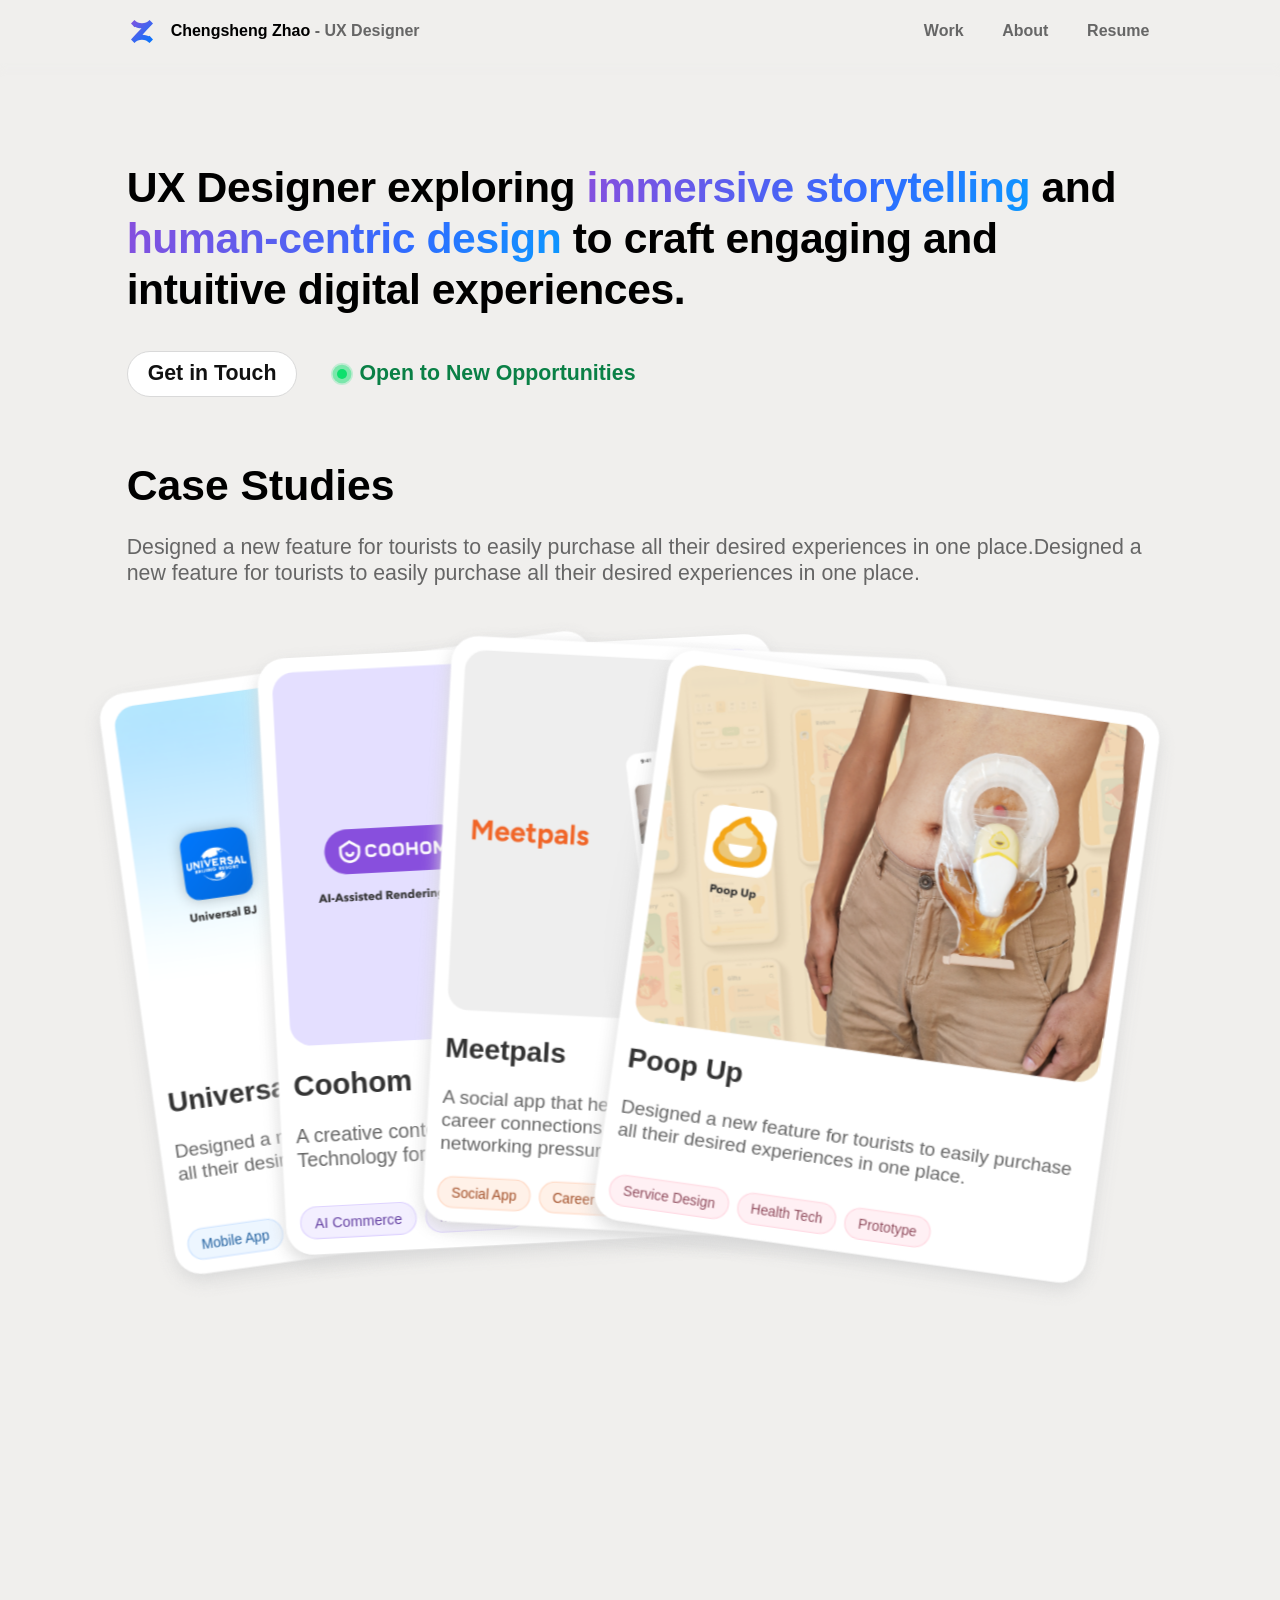
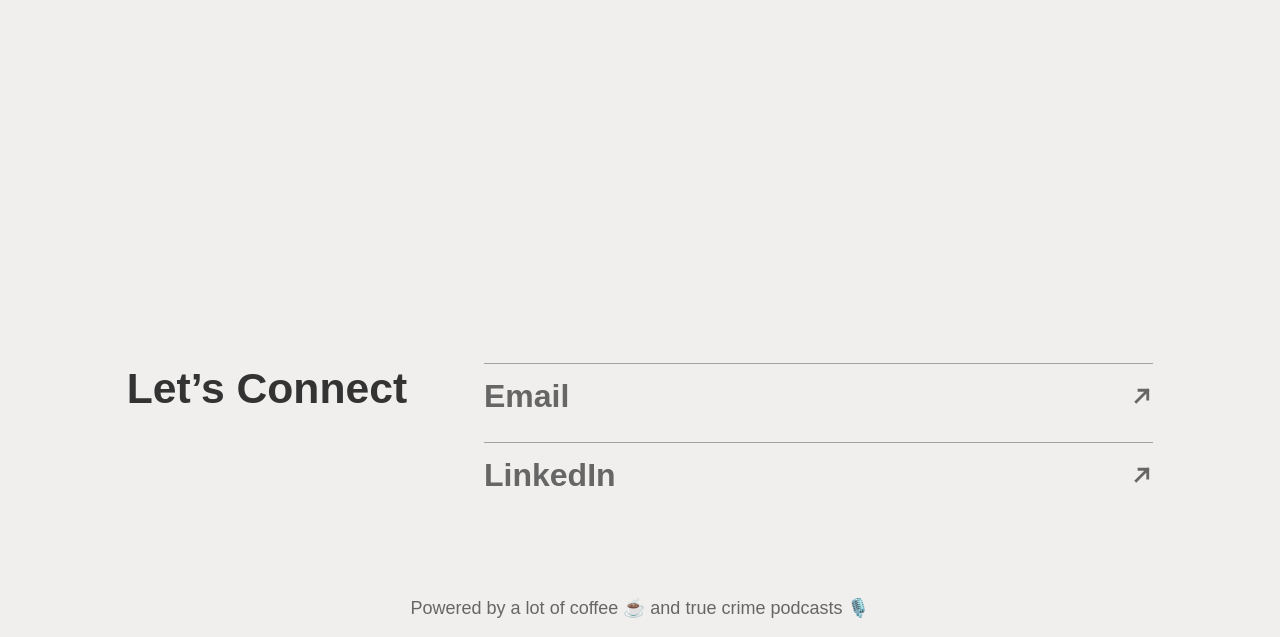
<file: index.html>
<!doctype html>
<html lang="en">
  <head>
    <meta charset="UTF-8" />
    <meta name="viewport" content="width=device-width, initial-scale=1.0" />
    <meta
      name="description"
      content="Chengsheng Zhao UX design portfolio homepage with selected case studies."
    />
    <title>Chengsheng Zhao | UX Designer</title>
    <link rel="stylesheet" href="./homepage.css" />
  </head>
  <body>
    <header class="home-nav">
      <a class="brand" href="./index.html" aria-label="Chengsheng Zhao homepage">
        <img src="./assets/nav-mark.svg" alt="" aria-hidden="true" />
        <span><b>Chengsheng Zhao</b> <em>- UX Designer</em></span>
      </a>
      <nav aria-label="Primary navigation">
        <a href="#work" aria-label="Work">
          <span class="nav-label">Work</span>
          <svg class="nav-icon" viewBox="0 0 24 24" aria-hidden="true">
            <path d="M16 6V4a2 2 0 0 0-2-2h-4a2 2 0 0 0-2 2v2" />
            <path d="M3 7a2 2 0 0 1 2-2h14a2 2 0 0 1 2 2v11a2 2 0 0 1-2 2H5a2 2 0 0 1-2-2Z" />
            <path d="M3 12h18" />
            <path d="M12 12v2" />
          </svg>
        </a>
        <a href="./about.html" aria-label="About">
          <span class="nav-label">About</span>
          <svg class="nav-icon" viewBox="0 0 24 24" aria-hidden="true">
            <circle cx="12" cy="8" r="5" />
            <path d="M20 21a8 8 0 0 0-16 0" />
          </svg>
        </a>
        <a href="https://drive.google.com/file/d/1ox3oCSII4UHzKFThOGGNk9xDK1VFZd1A/view?usp=sharing" target="_blank" rel="noreferrer" aria-label="Resume">
          <span class="nav-label">Resume</span>
          <svg class="nav-icon" viewBox="0 0 24 24" aria-hidden="true">
            <path d="M15 2H6a2 2 0 0 0-2 2v16a2 2 0 0 0 2 2h12a2 2 0 0 0 2-2V7Z" />
            <path d="M14 2v4a2 2 0 0 0 2 2h4" />
            <path d="M10 9H8" />
            <path d="M16 13H8" />
            <path d="M16 17H8" />
          </svg>
        </a>
      </nav>
    </header>

    <main class="home-shell">
      <section id="about" class="intro-section">
        <h1>
          UX Designer exploring
          <span>immersive storytelling</span>
          <wbr />
          <br class="mobile-title-break" />
          and
          <br class="mobile-title-break" />
          <span>human-centric design</span>
          <wbr />
          <br class="mobile-title-break" />
          to craft engaging and
          <br class="mobile-title-break" />
          intuitive digital
          <br class="mobile-title-break" />
          experiences.
        </h1>
        <div class="intro-actions">
          <a class="touch-button" href="mailto:shanezhao.studio@gmail.com">Get in Touch</a>
          <p class="availability"><i aria-hidden="true"></i>Open to New Opportunities</p>
        </div>
      </section>

      <section id="work" class="case-section">
        <div class="section-copy">
          <h2>Case Studies</h2>
          <p>
            Designed a new feature for tourists to easily purchase all their desired experiences in one
            place.Designed a new feature for tourists to easily purchase all their desired experiences in one place.
          </p>
        </div>

        <div class="case-grid">
          <a class="case-card" href="./universal-bj.html">
            <img src="./assets/homepage/ubr.png" alt="Universal BJ case study cover" />
            <h3>Universal BJ</h3>
            <p>Designed a new feature for tourists to easily purchase all their desired experiences in one place.</p>
            <div class="case-tags" aria-label="Project type">
              <span>Mobile App</span>
              <span>Travel Booking</span>
              <span>UX Design</span>
            </div>
          </a>
          <a class="case-card" href="./meetpals.html">
            <img src="./assets/homepage/meetpals.png" alt="Meetpals case study cover" />
            <h3>Meetpals</h3>
            <p>A social app that helps international students build career connections and feel at home by reducing networking pressure.</p>
            <div class="case-tags" aria-label="Project type">
              <span>Social App</span>
              <span>Career Networking</span>
              <span>UX Research</span>
            </div>
          </a>
          <a class="case-card" href="./meispace.html" aria-label="Coohom case study">
            <img src="./assets/homepage/coohom.png" alt="Coohom case study cover" />
            <h3>Coohom</h3>
            <p>A creative content cloud design platform under Qunhe Technology for mass users and corporate customers.</p>
            <div class="case-tags" aria-label="Project type">
              <span>AI Commerce</span>
              <span>Mobile Tool</span>
              <span>Product Design</span>
            </div>
          </a>
          <a class="case-card" href="./poopup.html" aria-label="Poop Up case study">
            <img src="./assets/homepage/poopup.png" alt="Poop Up case study cover" />
            <h3>Poop Up</h3>
            <p>Designed a new feature for tourists to easily purchase all their desired experiences in one place.</p>
            <div class="case-tags" aria-label="Project type">
              <span>Service Design</span>
              <span>Health Tech</span>
              <span>Prototype</span>
            </div>
          </a>
        </div>
      </section>

      <section id="contact" class="contact-section">
        <h2>Let’s Connect</h2>
        <div class="contact-links">
          <a href="mailto:shanezhao.studio@gmail.com">
            <span>Email</span>
            <i aria-hidden="true"></i>
          </a>
          <a href="https://www.linkedin.com/in/chengsheng-zhao/" target="_blank" rel="noreferrer">
            <span>LinkedIn</span>
            <i aria-hidden="true"></i>
          </a>
        </div>
      </section>
    </main>

    <footer>Powered by a lot of coffee ☕️ and true crime podcasts 🎙️</footer>
    <script src="./script.js"></script>
  </body>
</html>
</file>
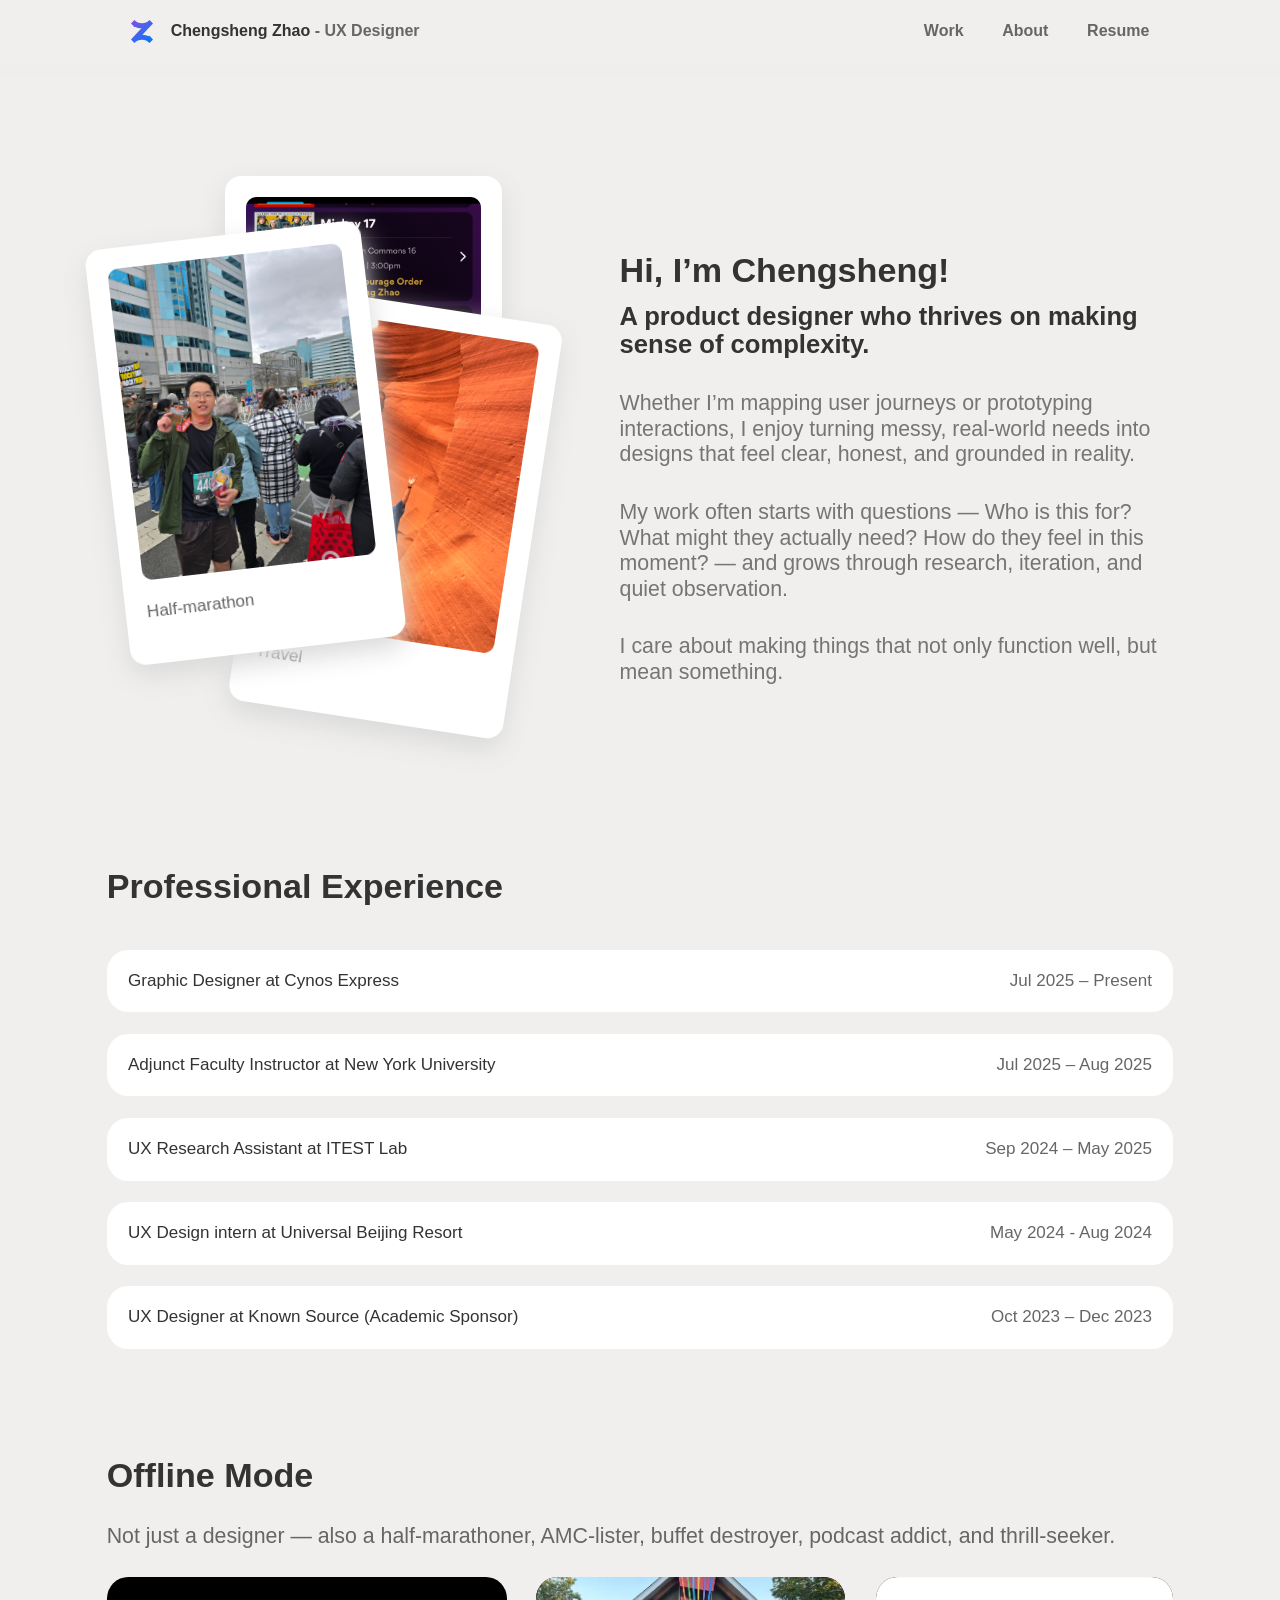
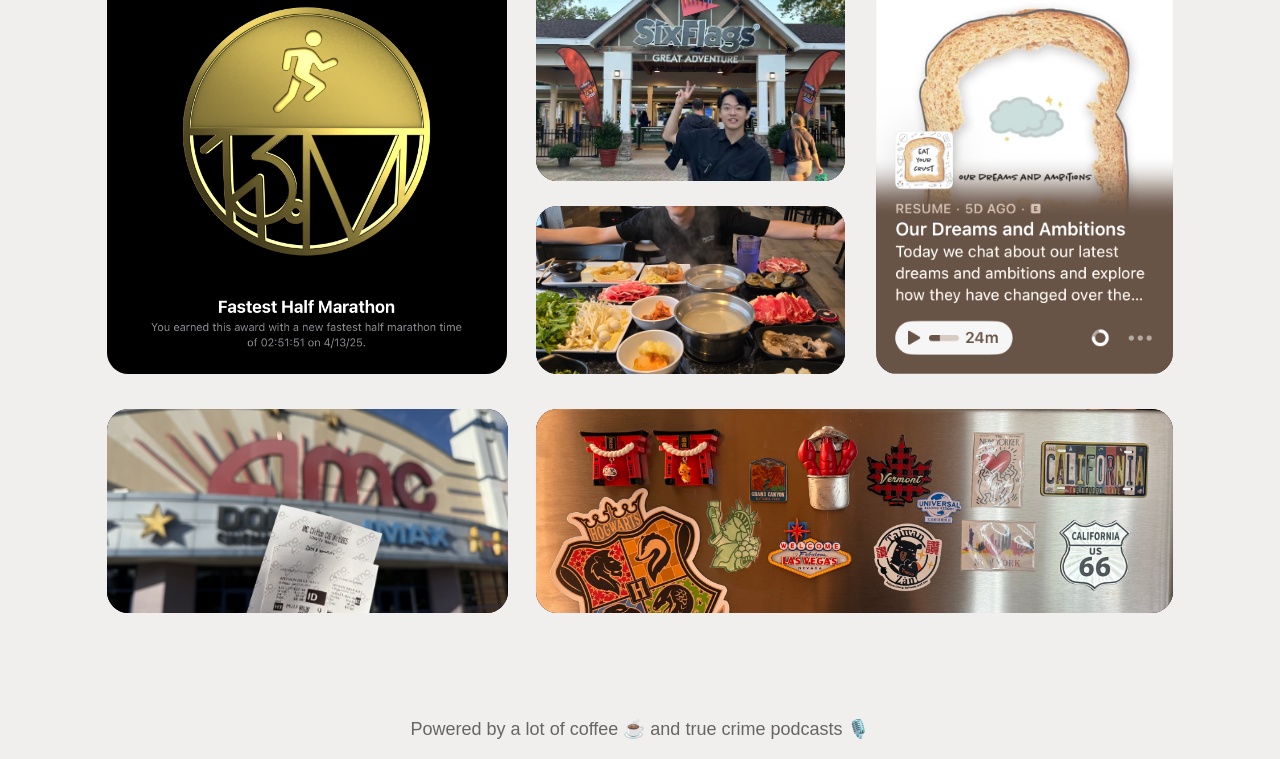
<file: about.html>
<!doctype html>
<html lang="en">
  <head>
    <meta charset="UTF-8" />
    <meta name="viewport" content="width=device-width, initial-scale=1.0" />
    <meta
      name="description"
      content="About Chengsheng Zhao, a UX designer focused on immersive storytelling and human-centric design."
    />
    <title>About | Chengsheng Zhao</title>
    <link rel="stylesheet" href="./about.css" />
  </head>
  <body>
    <header class="home-nav">
      <a class="brand" href="./index.html" aria-label="Chengsheng Zhao homepage">
        <img src="./assets/nav-mark.svg" alt="" aria-hidden="true" />
        <span><b>Chengsheng Zhao</b> <em>- UX Designer</em></span>
      </a>
      <nav aria-label="Primary navigation">
        <a href="./index.html#work" aria-label="Work">
          <span class="nav-label">Work</span>
          <svg class="nav-icon" viewBox="0 0 24 24" aria-hidden="true">
            <path d="M16 6V4a2 2 0 0 0-2-2h-4a2 2 0 0 0-2 2v2" />
            <path d="M3 7a2 2 0 0 1 2-2h14a2 2 0 0 1 2 2v11a2 2 0 0 1-2 2H5a2 2 0 0 1-2-2Z" />
            <path d="M3 12h18" />
            <path d="M12 12v2" />
          </svg>
        </a>
        <a href="./about.html" aria-label="About">
          <span class="nav-label">About</span>
          <svg class="nav-icon" viewBox="0 0 24 24" aria-hidden="true">
            <circle cx="12" cy="8" r="5" />
            <path d="M20 21a8 8 0 0 0-16 0" />
          </svg>
        </a>
        <a href="https://drive.google.com/file/d/1ox3oCSII4UHzKFThOGGNk9xDK1VFZd1A/view?usp=sharing" target="_blank" rel="noreferrer" aria-label="Resume">
          <span class="nav-label">Resume</span>
          <svg class="nav-icon" viewBox="0 0 24 24" aria-hidden="true">
            <path d="M15 2H6a2 2 0 0 0-2 2v16a2 2 0 0 0 2 2h12a2 2 0 0 0 2-2V7Z" />
            <path d="M14 2v4a2 2 0 0 0 2 2h4" />
            <path d="M10 9H8" />
            <path d="M16 13H8" />
            <path d="M16 17H8" />
          </svg>
        </a>
      </nav>
    </header>

    <main>
      <section class="about-hero">
        <div class="polaroid-cloud" aria-label="Personal snapshots">
          <figure class="polaroid amc is-back" data-polaroid role="button" tabindex="0" aria-label="Bring AMC photo to front">
            <img src="./assets/about/amc.png" alt="AMC movie list snapshot" />
            <figcaption>AMC-Lister</figcaption>
          </figure>
          <figure class="polaroid travel is-mid" data-polaroid role="button" tabindex="0" aria-label="Bring travel photo to front">
            <img src="./assets/about/travel.png" alt="Travel snapshot" />
            <figcaption>Travel</figcaption>
          </figure>
          <figure class="polaroid marathon is-front" data-polaroid role="button" tabindex="0" aria-label="Bring half marathon photo to front">
            <img src="./assets/about/half-marathon.png" alt="Half marathon snapshot" />
            <figcaption>Half-marathon</figcaption>
          </figure>
        </div>

        <div class="about-copy">
          <div>
            <h1>Hi, I’m Chengsheng!</h1>
            <h2>A product designer who thrives on making sense of complexity.</h2>
          </div>
          <p>
            Whether I’m mapping user journeys or prototyping interactions, I enjoy turning messy, real-world needs into
            designs that feel clear, honest, and grounded in reality.
          </p>
          <p>
            My work often starts with questions — Who is this for? What might they actually need? How do they feel in
            this moment? — and grows through research, iteration, and quiet observation.
          </p>
          <p>I care about making things that not only function well, but mean something.</p>
        </div>
      </section>

      <section class="experience-section">
        <h2>Professional Experience</h2>
        <div class="experience-list">
          <article>
            <span>Graphic Designer at Cynos Express</span>
            <time>Jul 2025 – Present</time>
          </article>
          <article>
            <span>Adjunct Faculty Instructor at New York University</span>
            <time>Jul 2025 – Aug 2025</time>
          </article>
          <article>
            <span>UX Research Assistant at ITEST Lab</span>
            <time>Sep 2024 – May 2025</time>
          </article>
          <article>
            <span>UX Design intern at Universal Beijing Resort</span>
            <time>May 2024 - Aug 2024</time>
          </article>
          <article>
            <span>UX Designer at Known Source (Academic Sponsor)</span>
            <time>Oct 2023 – Dec 2023</time>
          </article>
        </div>
      </section>

      <section class="offline-section">
        <h2>Offline Mode</h2>
        <p>Not just a designer — also a half-marathoner, AMC-lister, buffet destroyer, podcast addict, and thrill-seeker.</p>
        <div class="offline-collage" aria-label="Offline mode photo collage">
          <div class="tile run-medal">
            <img src="./assets/about/offline-main.png" alt="Half marathon medal" />
          </div>
          <div class="tile studio">
            <img src="./assets/about/offline-top-mid.png" alt="Universal Studios entrance" />
          </div>
          <div class="tile bread">
            <img src="./assets/about/offline-right.png" alt="Podcast episode artwork" />
          </div>
          <div class="tile buffet">
            <img src="./assets/about/offline-mid.png" alt="Buffet spread" />
          </div>
          <div class="tile ticket">
            <img src="./assets/about/offline-wide-left.png" alt="AMC theater ticket" />
          </div>
          <div class="tile patches">
            <img src="./assets/about/offline-wide-bottom.png" alt="Travel patches collection" />
          </div>
        </div>
      </section>
    </main>

    <footer>Powered by a lot of coffee ☕️ and true crime podcasts 🎙️</footer>
    <script src="./about.js"></script>
  </body>
</html>
</file>
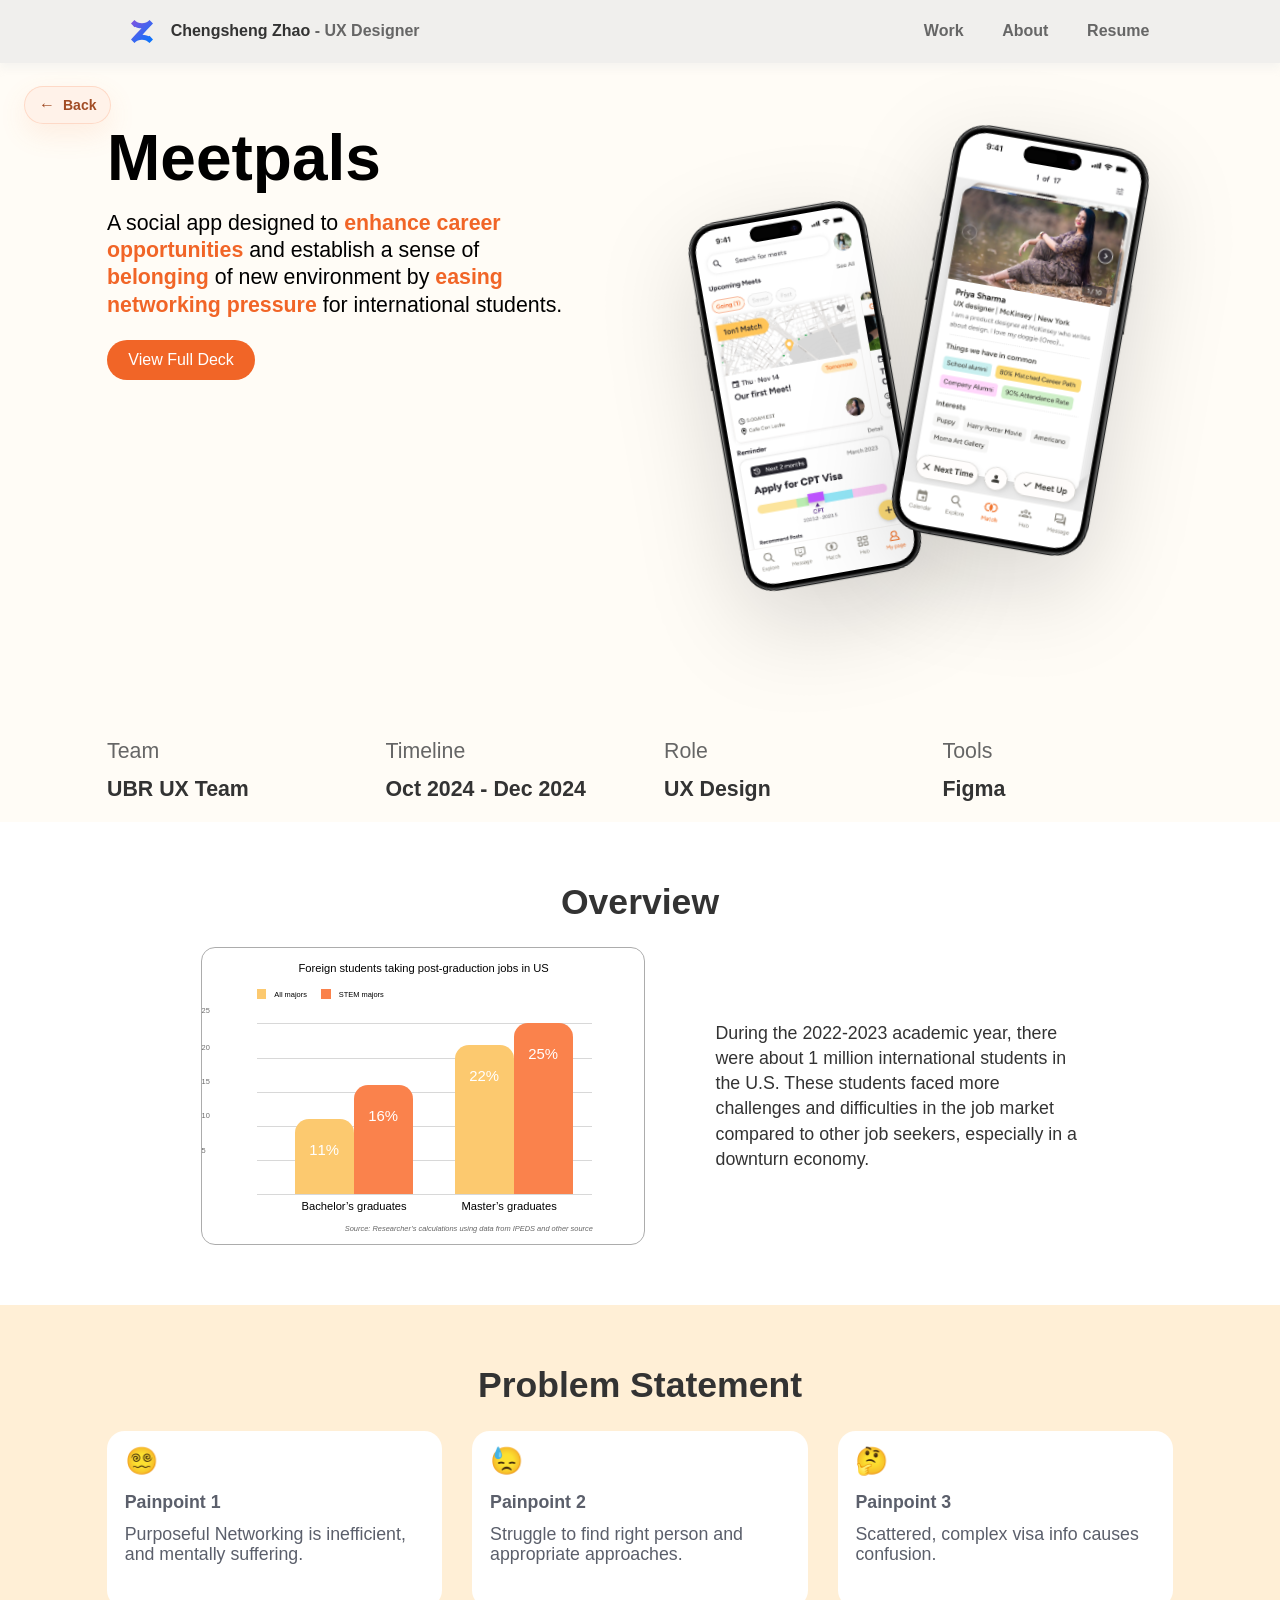
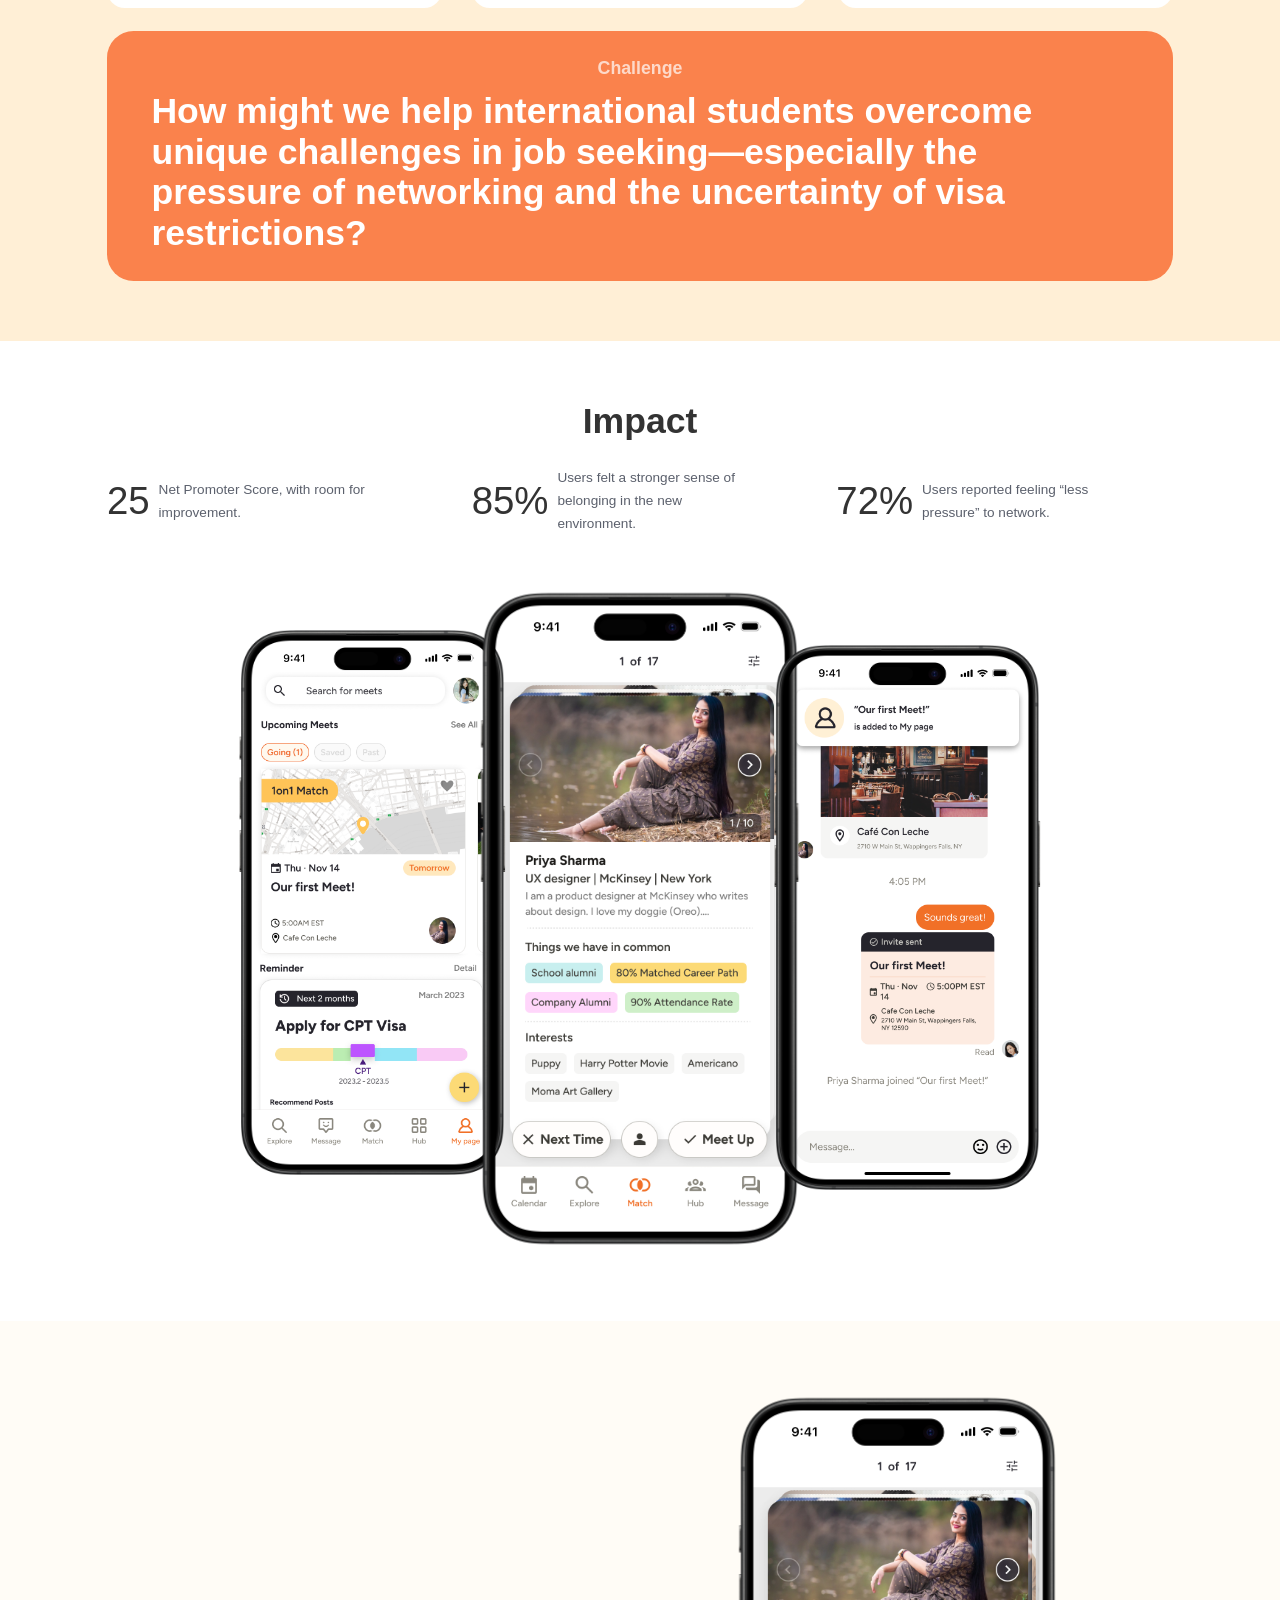
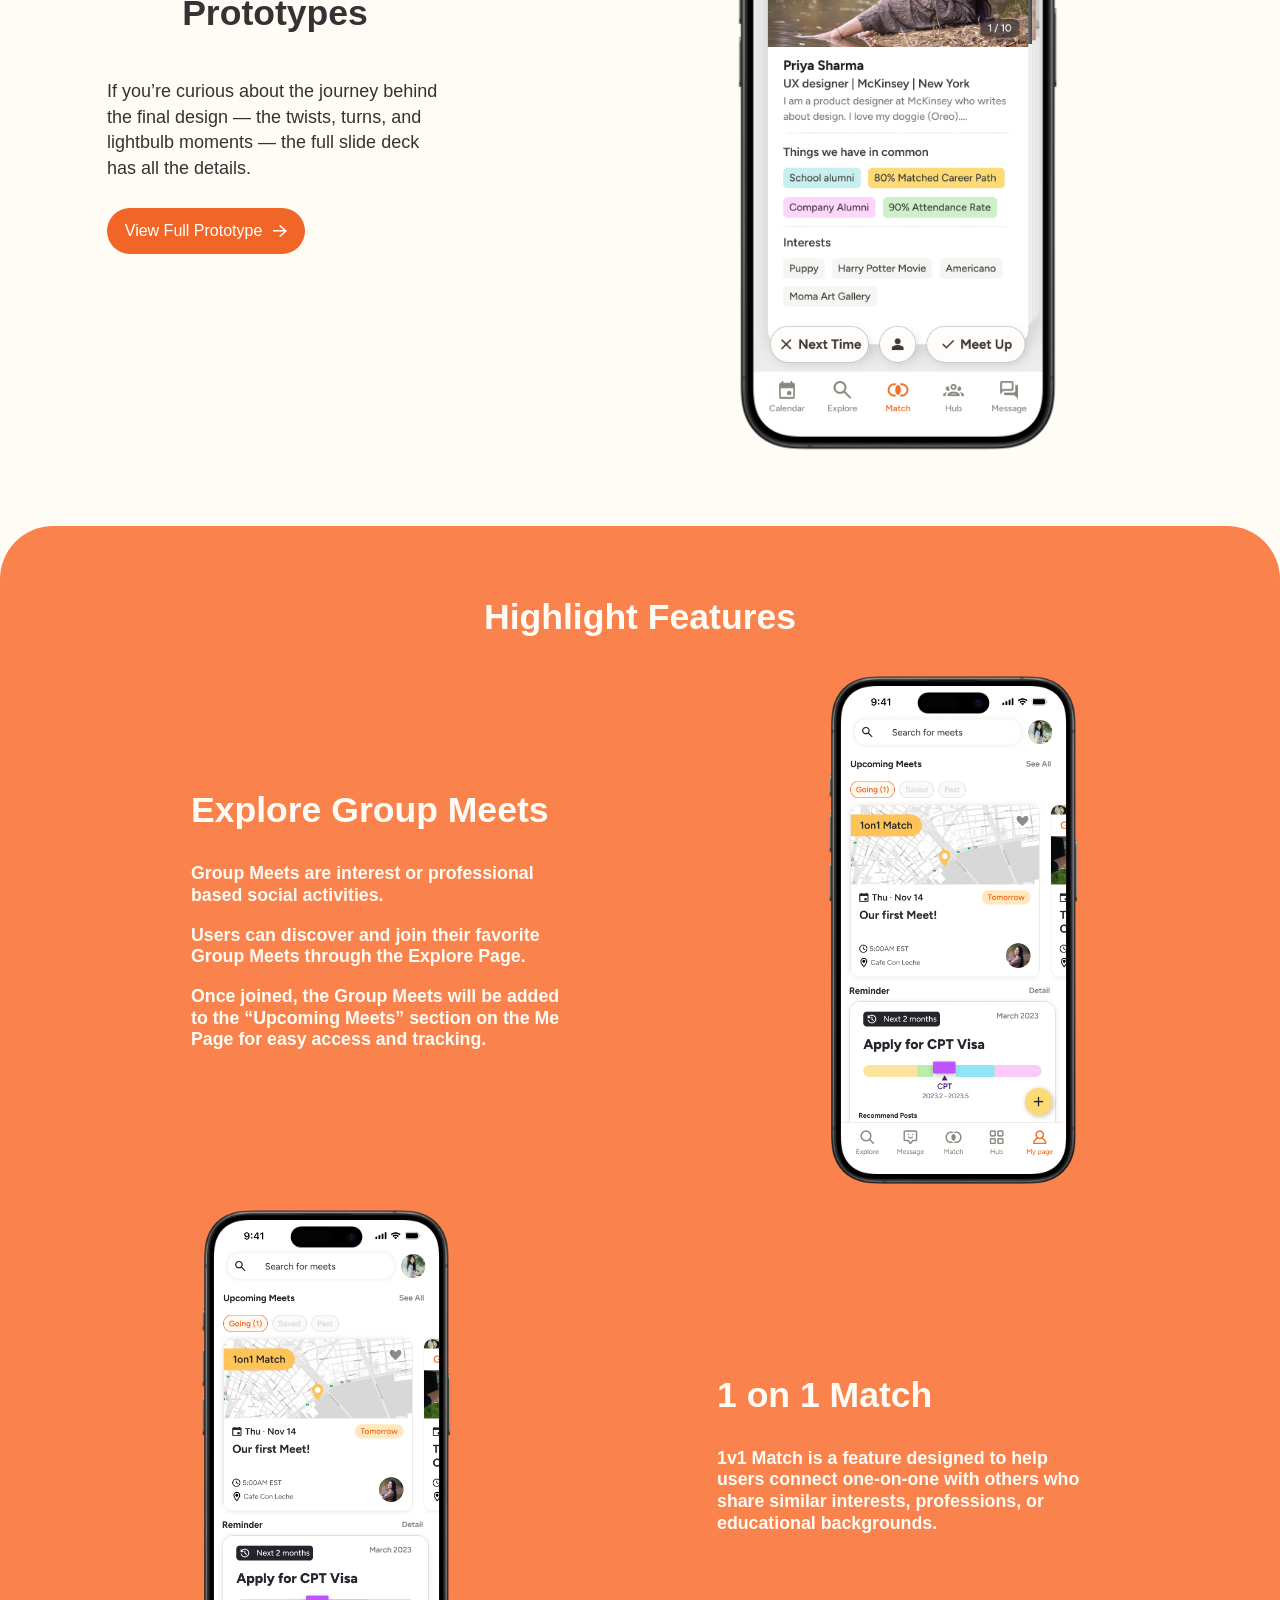
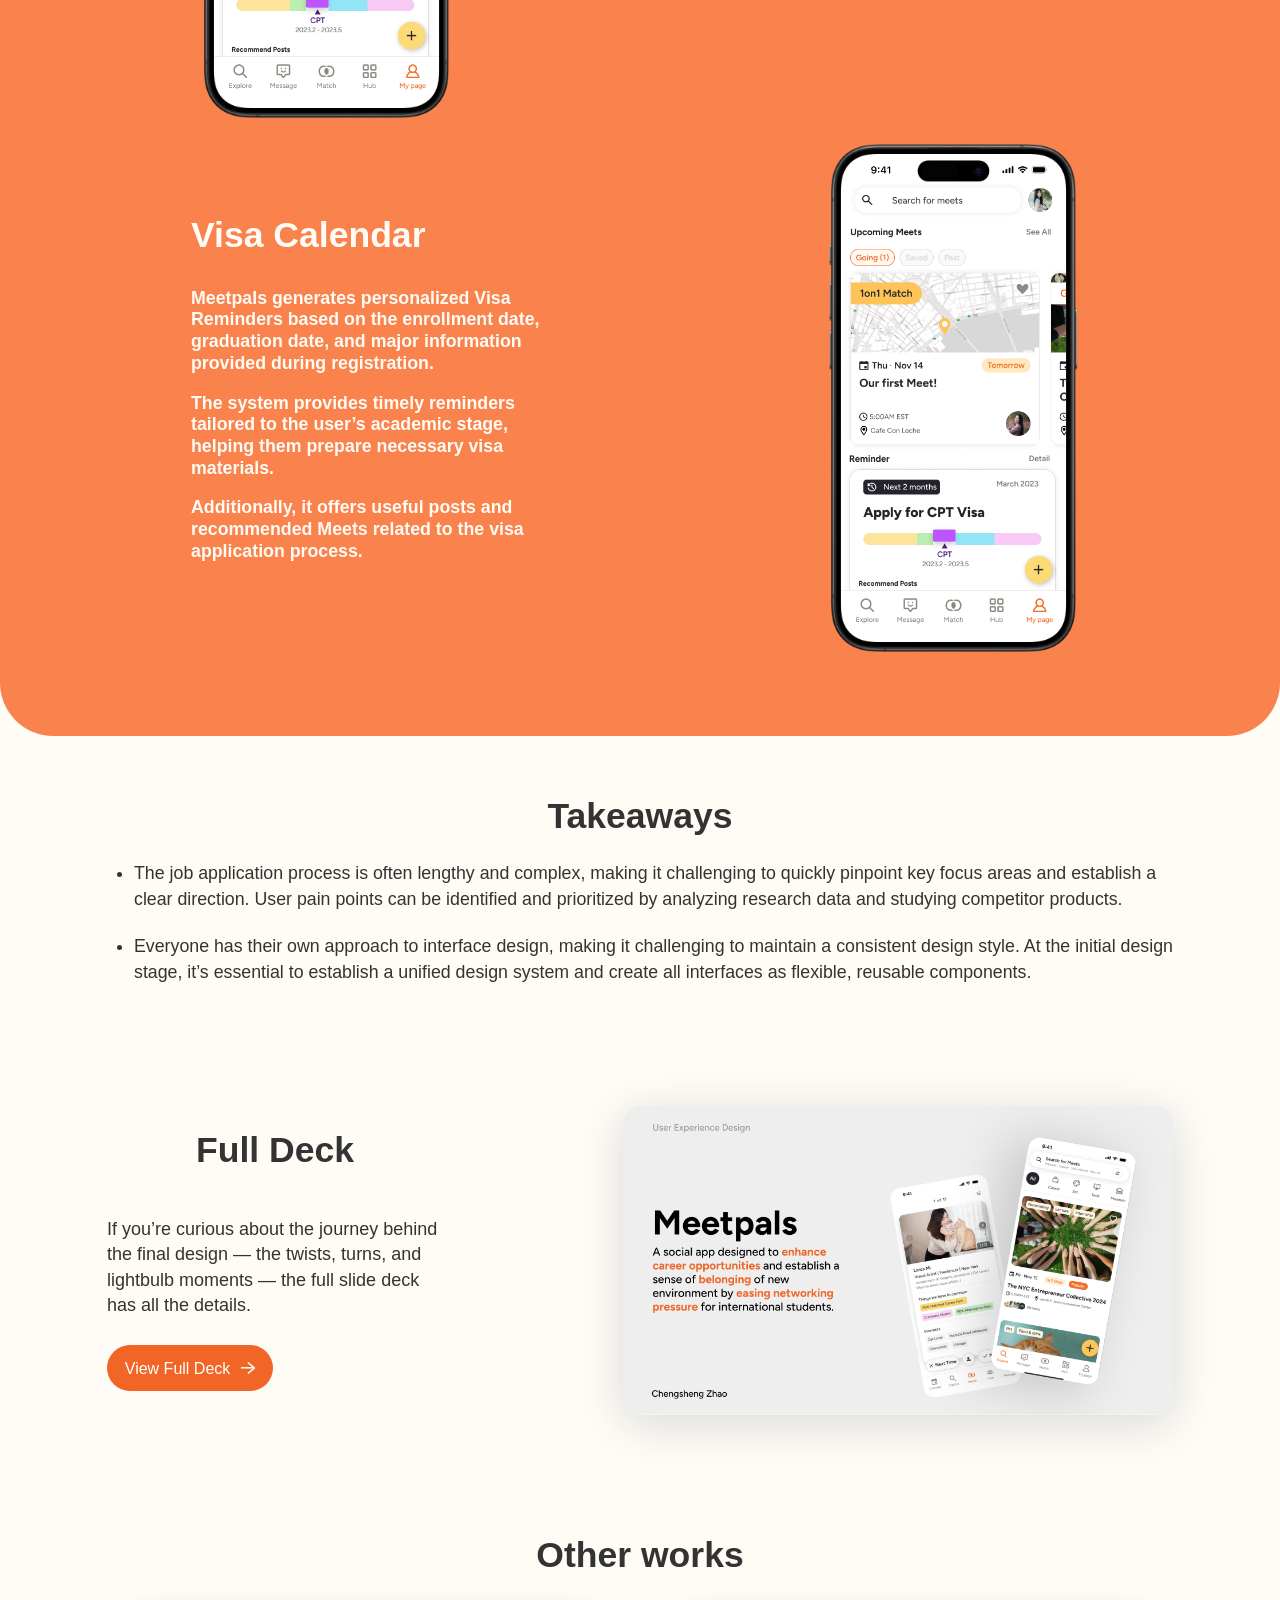
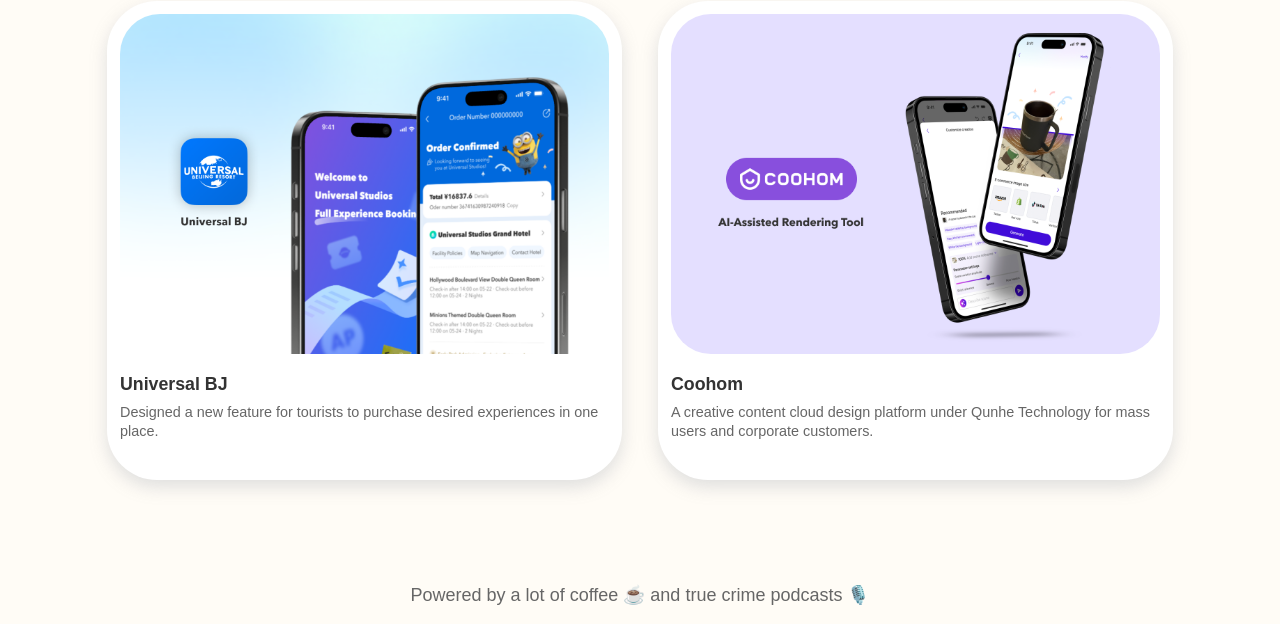
<file: meetpals.html>
<!doctype html>
<html lang="en">
  <head>
    <meta charset="UTF-8" />
    <meta name="viewport" content="width=device-width, initial-scale=1.0" />
    <meta
      name="description"
      content="Meetpals case study by Chengsheng Zhao, implemented from Figma as a responsive HTML portfolio page."
    />
    <title>Meetpals | Chengsheng Zhao</title>
    <link rel="stylesheet" href="./meetpals.css" />
  </head>
  <body>
    <header class="home-nav">
      <a class="brand" href="./index.html" aria-label="Chengsheng Zhao homepage">
        <img src="./assets/nav-mark.svg" alt="" aria-hidden="true" />
        <span><b>Chengsheng Zhao</b> <em>- UX Designer</em></span>
      </a>
      <nav aria-label="Primary navigation">
        <a href="./index.html#work" aria-label="Work">
          <span class="nav-label">Work</span>
          <svg class="nav-icon" viewBox="0 0 24 24" aria-hidden="true">
            <path d="M16 6V4a2 2 0 0 0-2-2h-4a2 2 0 0 0-2 2v2" />
            <path d="M3 7a2 2 0 0 1 2-2h14a2 2 0 0 1 2 2v11a2 2 0 0 1-2 2H5a2 2 0 0 1-2-2Z" />
            <path d="M3 12h18" />
            <path d="M12 12v2" />
          </svg>
        </a>
        <a href="./about.html" aria-label="About">
          <span class="nav-label">About</span>
          <svg class="nav-icon" viewBox="0 0 24 24" aria-hidden="true">
            <circle cx="12" cy="8" r="5" />
            <path d="M20 21a8 8 0 0 0-16 0" />
          </svg>
        </a>
        <a href="https://drive.google.com/file/d/1ox3oCSII4UHzKFThOGGNk9xDK1VFZd1A/view?usp=sharing" target="_blank" rel="noreferrer" aria-label="Resume">
          <span class="nav-label">Resume</span>
          <svg class="nav-icon" viewBox="0 0 24 24" aria-hidden="true">
            <path d="M15 2H6a2 2 0 0 0-2 2v16a2 2 0 0 0 2 2h12a2 2 0 0 0 2-2V7Z" />
            <path d="M14 2v4a2 2 0 0 0 2 2h4" />
            <path d="M10 9H8" />
            <path d="M16 13H8" />
            <path d="M16 17H8" />
          </svg>
        </a>
      </nav>
    </header>

    <a class="project-back" href="./index.html#work" aria-label="Back to case studies">
      <span aria-hidden="true">&larr;</span>
      Back
    </a>

    <main>
      <section class="hero">
        <div class="wrap hero-grid">
          <div class="hero-copy">
            <h1>Meetpals</h1>
            <p>
              A social app designed to <strong>enhance career opportunities</strong> and establish a sense of
              <strong>belonging</strong> of new environment by <strong>easing networking pressure</strong> for
              international students.
            </p>
            <a class="orange-button" href="https://www.figma.com/proto/uBHvpjsXKxBQZrj0eZpwsj/MeetPals-EN-?page-id=0%3A1&node-id=1-84&viewport=379%2C369%2C0.07&t=qWHOmlYRvQS7YWYg-1&scaling=contain&content-scaling=fixed" target="_blank" rel="noreferrer">View Full Deck</a>
          </div>
          <div class="hero-phones" aria-label="Meetpals app preview">
            <figure class="mock-phone hero-phone left">
              <img class="screen" src="./assets/meetpals-case/screen-list.png" alt="Meetpals app profile screen" />
              <img class="frame" src="./assets/meetpals-case/iphone-frame.png" alt="" aria-hidden="true" />
            </figure>
            <figure class="mock-phone hero-phone right">
              <img class="screen" src="./assets/meetpals-case/screen-detail.png" alt="Meetpals app connection screen" />
              <img class="frame" src="./assets/meetpals-case/iphone-frame.png" alt="" aria-hidden="true" />
            </figure>
          </div>
        </div>
      </section>

      <section class="meta wrap" aria-label="Project information">
        <div>
          <span>Team</span>
          <strong>UBR UX Team</strong>
        </div>
        <div>
          <span>Timeline</span>
          <strong>Oct 2024 - Dec 2024</strong>
        </div>
        <div>
          <span>Role</span>
          <strong>UX Design</strong>
        </div>
        <div>
          <span>Tools</span>
          <strong>Figma</strong>
        </div>
      </section>

      <section class="section overview">
        <div class="wrap">
          <h2>Overview</h2>
          <div class="overview-grid">
            <div class="chart-card" aria-label="Foreign students taking post-graduction jobs in US">
              <p class="chart-title">Foreign students taking post-graduction jobs in US</p>
              <div class="chart-legend"><span class="major"></span>All majors <span class="stem"></span>STEM majors</div>
              <div class="chart-area">
                <span>25</span><span>20</span><span>15</span><span>10</span><span>5</span>
                <i class="grid-line l1"></i><i class="grid-line l2"></i><i class="grid-line l3"></i><i class="grid-line l4"></i><i class="grid-line l5"></i><i class="grid-line l6"></i>
                <div class="bar bar-1"><b>11%</b></div>
                <div class="bar bar-2"><b>16%</b></div>
                <div class="bar bar-3"><b>22%</b></div>
                <div class="bar bar-4"><b>25%</b></div>
                <p class="x x1">Bachelor’s graduates</p>
                <p class="x x2">Master’s graduates</p>
              </div>
              <p class="chart-source">Source: Researcher’s calculations using data from IPEDS and other source</p>
            </div>
            <p class="overview-copy">
              During the 2022-2023 academic year, there were about 1 million international students in the U.S.
              These students faced more challenges and difficulties in the job market compared to other job seekers,
              especially in a downturn economy.
            </p>
          </div>
        </div>
      </section>

      <section class="section problem">
        <div class="wrap">
          <h2>Problem Statement</h2>
          <div class="pain-grid">
            <article>
              <span>😵‍💫</span>
              <h3>Painpoint 1</h3>
              <p>Purposeful Networking is inefficient, and mentally suffering.</p>
            </article>
            <article>
              <span>😓</span>
              <h3>Painpoint 2</h3>
              <p>Struggle to find right person and appropriate approaches.</p>
            </article>
            <article>
              <span>🤔</span>
              <h3>Painpoint 3</h3>
              <p>Scattered, complex visa info causes confusion.</p>
            </article>
          </div>
          <div class="challenge-card">
            <p>Challenge</p>
            <h3>How might we help international students overcome unique challenges in job seeking—especially the pressure of networking and the uncertainty of visa restrictions?</h3>
          </div>
        </div>
      </section>

      <section class="section impact">
        <div class="wrap">
          <h2>Impact</h2>
          <div class="impact-metrics">
            <div><strong>25</strong><span>Net Promoter Score, with room for improvement.</span></div>
            <div><strong>85%</strong><span>Users felt a stronger sense of belonging in the new environment.</span></div>
            <div><strong>72%</strong><span>Users reported feeling “less pressure” to network.</span></div>
          </div>
          <div class="phone-cluster">
            <figure class="mock-phone small left">
              <img class="screen" src="./assets/meetpals-case/screen-list.png" alt="Meetpals group meet list screen" />
              <img class="frame" src="./assets/meetpals-case/iphone-frame.png" alt="" aria-hidden="true" />
            </figure>
            <figure class="mock-phone large">
              <img class="screen" src="./assets/meetpals-case/screen-detail.png" alt="Meetpals group detail screen" />
              <img class="frame" src="./assets/meetpals-case/iphone-frame.png" alt="" aria-hidden="true" />
            </figure>
            <figure class="mock-phone small right">
              <img class="screen" src="./assets/meetpals-case/screen-impact-left.png" alt="Meetpals matching screen" />
              <img class="frame" src="./assets/meetpals-case/iphone-frame.png" alt="" aria-hidden="true" />
            </figure>
          </div>
        </div>
      </section>

      <section class="section prototype">
        <div class="wrap prototype-grid">
          <div class="section-copy">
            <h2>Prototypes</h2>
            <p>If you’re curious about the journey behind the final design — the twists, turns, and lightbulb moments — the full slide deck has all the details.</p>
            <a class="orange-button icon-button" href="https://www.figma.com/proto/wn59B676J6aUHfsEOxcnWJ/International-student-networking-tool--Copy-?page-id=892%3A11057&node-id=1315-19584&viewport=1458%2C532%2C0.46&t=ZEBzQnse1sk6Igkb-1&scaling=scale-down&content-scaling=fixed&starting-point-node-id=1315%3A19584&show-proto-sidebar=1" target="_blank" rel="noreferrer">
              View Full Prototype
              <img src="./assets/meetpals-case/tail-right.svg" alt="" aria-hidden="true" />
            </a>
          </div>
          <figure class="mock-phone prototype-phone">
            <img class="screen" src="./assets/meetpals-case/screen-detail.png" alt="Meetpals prototype screen" />
            <img class="frame" src="./assets/meetpals-case/iphone-frame.png" alt="" aria-hidden="true" />
          </figure>
        </div>
      </section>

      <section class="features">
        <div class="wrap">
          <h2>Highlight Features</h2>
          <div class="feature-row">
            <div>
              <h3>Explore Group Meets</h3>
              <p>Group Meets are interest or professional based social activities.</p>
              <p>Users can discover and join their favorite Group Meets through the Explore Page.</p>
              <p>Once joined, the Group Meets will be added to the “Upcoming Meets” section on the Me Page for easy access and tracking.</p>
            </div>
            <figure class="mock-phone feature-phone">
              <img class="screen" src="./assets/meetpals-case/screen-list.png" alt="Explore Group Meets screen" />
              <img class="frame" src="./assets/meetpals-case/iphone-frame.png" alt="" aria-hidden="true" />
            </figure>
          </div>
          <div class="feature-row reverse">
            <figure class="mock-phone feature-phone">
              <img class="screen" src="./assets/meetpals-case/screen-list.png" alt="1 on 1 Match screen" />
              <img class="frame" src="./assets/meetpals-case/iphone-frame.png" alt="" aria-hidden="true" />
            </figure>
            <div>
              <h3>1 on 1 Match</h3>
              <p>1v1 Match is a feature designed to help users connect one-on-one with others who share similar interests, professions, or educational backgrounds.</p>
            </div>
          </div>
          <div class="feature-row">
            <div>
              <h3>Visa Calendar</h3>
              <p>Meetpals generates personalized Visa Reminders based on the enrollment date, graduation date, and major information provided during registration.</p>
              <p>The system provides timely reminders tailored to the user’s academic stage, helping them prepare necessary visa materials.</p>
              <p>Additionally, it offers useful posts and recommended Meets related to the visa application process.</p>
            </div>
            <figure class="mock-phone feature-phone">
              <img class="screen" src="./assets/meetpals-case/screen-list.png" alt="Visa Calendar screen" />
              <img class="frame" src="./assets/meetpals-case/iphone-frame.png" alt="" aria-hidden="true" />
            </figure>
          </div>
        </div>
      </section>

      <section class="section takeaways">
        <div class="wrap">
          <h2>Takeaways</h2>
          <ul>
            <li>The job application process is often lengthy and complex, making it challenging to quickly pinpoint key focus areas and establish a clear direction. User pain points can be identified and prioritized by analyzing research data and studying competitor products.</li>
            <li>Everyone has their own approach to interface design, making it challenging to maintain a consistent design style. At the initial design stage, it’s essential to establish a unified design system and create all interfaces as flexible, reusable components.</li>
          </ul>
        </div>
      </section>

      <section class="section full-deck">
        <div class="wrap deck-grid">
          <div class="section-copy">
            <h2>Full Deck</h2>
            <p>If you’re curious about the journey behind the final design — the twists, turns, and lightbulb moments — the full slide deck has all the details.</p>
            <a class="orange-button icon-button" href="https://www.figma.com/proto/uBHvpjsXKxBQZrj0eZpwsj/MeetPals-EN-?page-id=0%3A1&node-id=1-84&viewport=379%2C369%2C0.07&t=qWHOmlYRvQS7YWYg-1&scaling=contain&content-scaling=fixed" target="_blank" rel="noreferrer">
              View Full Deck
              <img src="./assets/meetpals-case/tail-right-2.svg" alt="" aria-hidden="true" />
            </a>
          </div>
          <a class="deck-preview" href="https://www.figma.com/proto/uBHvpjsXKxBQZrj0eZpwsj/MeetPals-EN-?page-id=0%3A1&node-id=1-84&viewport=379%2C369%2C0.07&t=qWHOmlYRvQS7YWYg-1&scaling=contain&content-scaling=fixed" target="_blank" rel="noreferrer">
            <img src="./assets/meetpals-case/deck-preview.png" alt="Meetpals presentation deck preview" />
          </a>
        </div>
      </section>

      <section class="section wrap other-section">
        <p class="section-kicker">Other works</p>
        <div class="other-grid">
          <a class="work-card" href="./universal-bj.html">
            <img src="./assets/meetpals-case/other-universal.png" alt="Universal BJ project thumbnail" />
            <h3>Universal BJ</h3>
            <p>Designed a new feature for tourists to purchase desired experiences in one place.</p>
          </a>
          <a class="work-card" href="./meispace.html">
            <img src="./assets/meetpals-case/other-coohom.png" alt="Coohom project thumbnail" />
            <h3>Coohom</h3>
            <p>A creative content cloud design platform under Qunhe Technology for mass users and corporate customers.</p>
          </a>
        </div>
      </section>
    </main>

    <footer id="contact" class="site-footer">
      <p>Powered by a lot of coffee ☕️ and true crime podcasts 🎙️</p>
    </footer>
  </body>
</html>
</file>
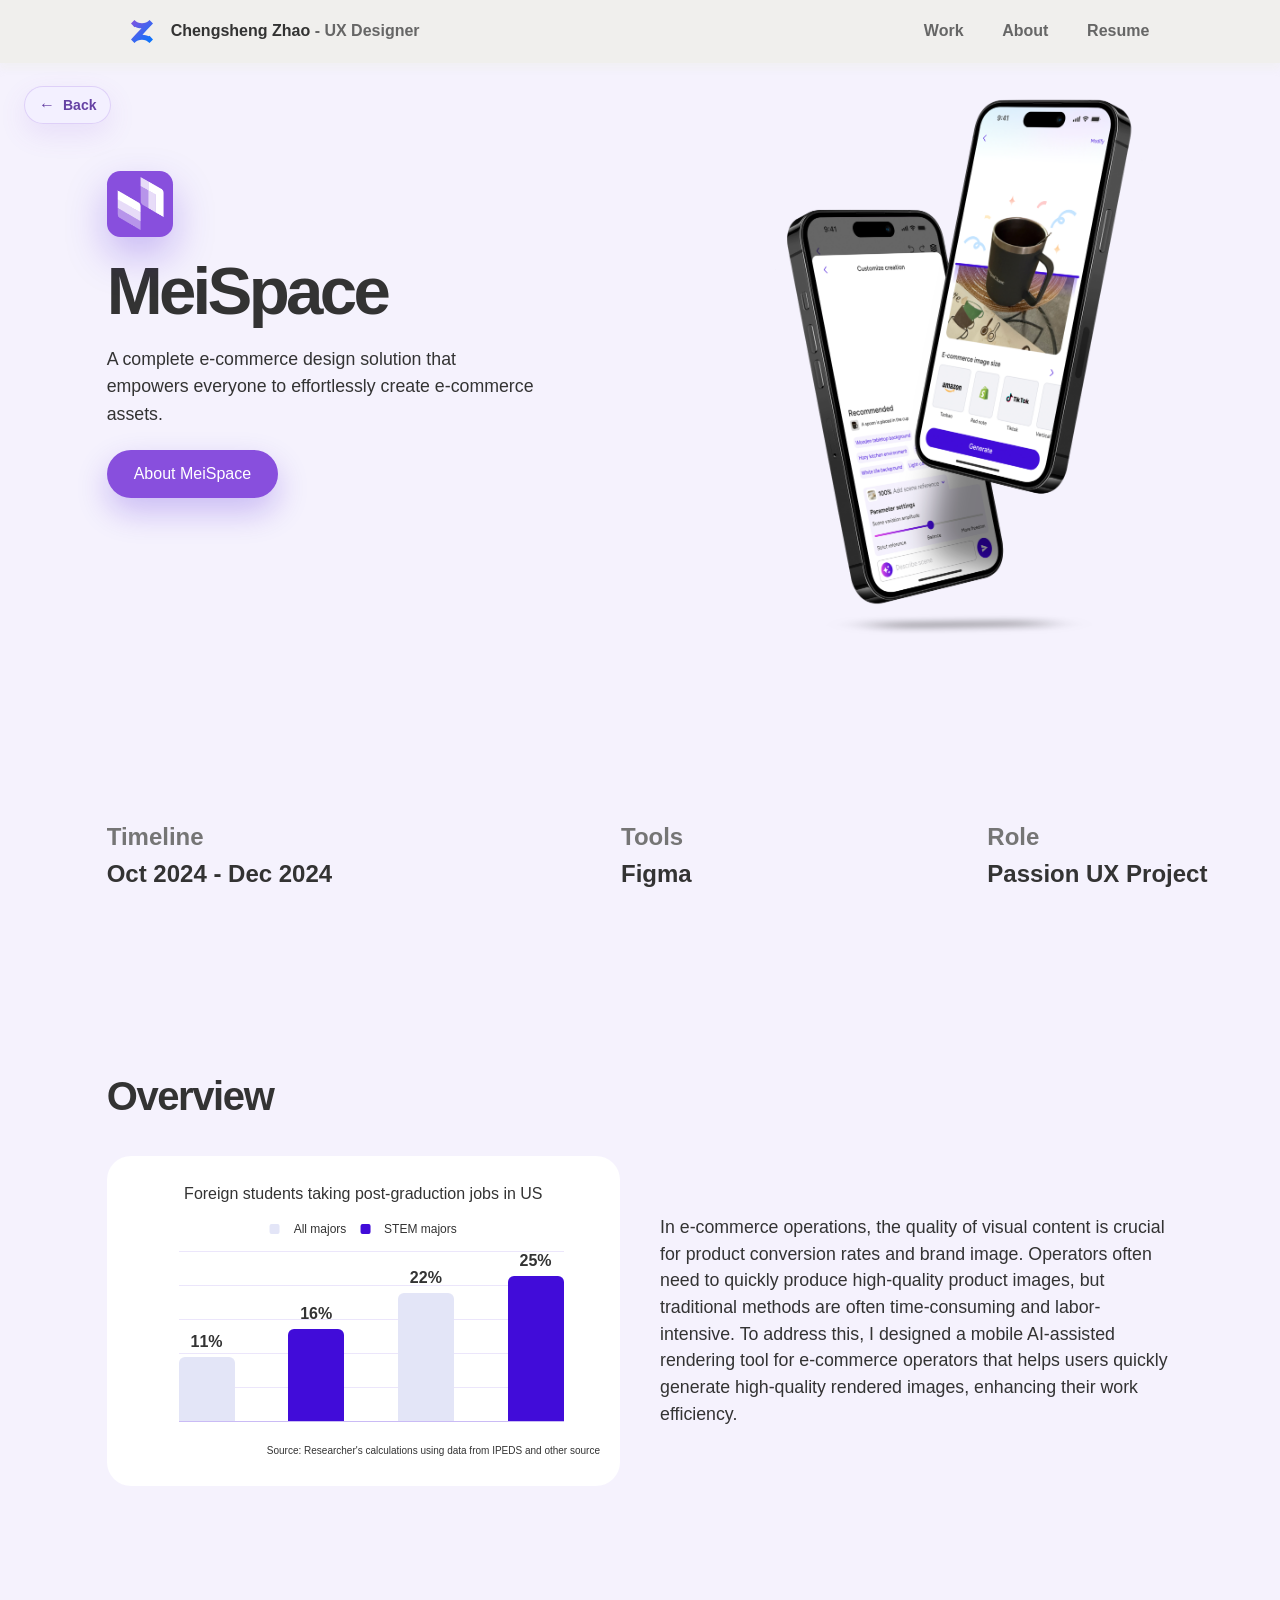
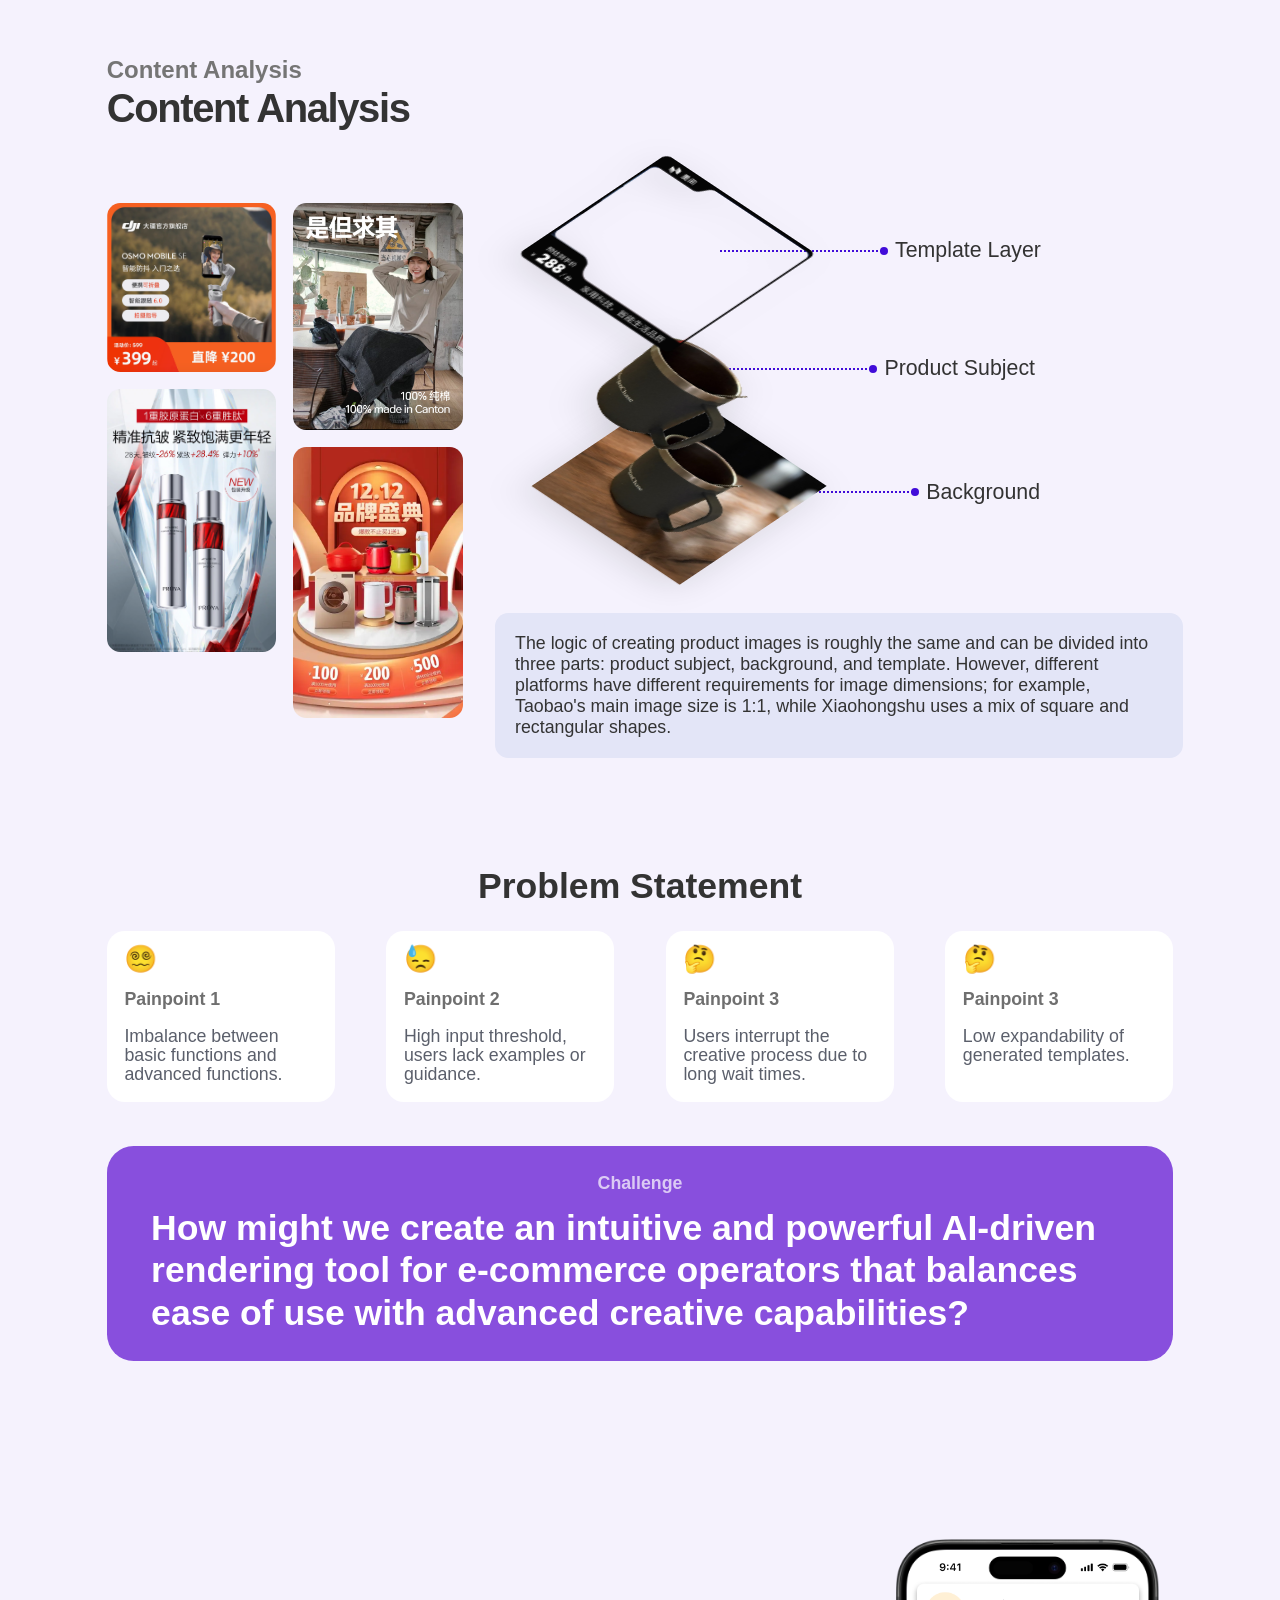
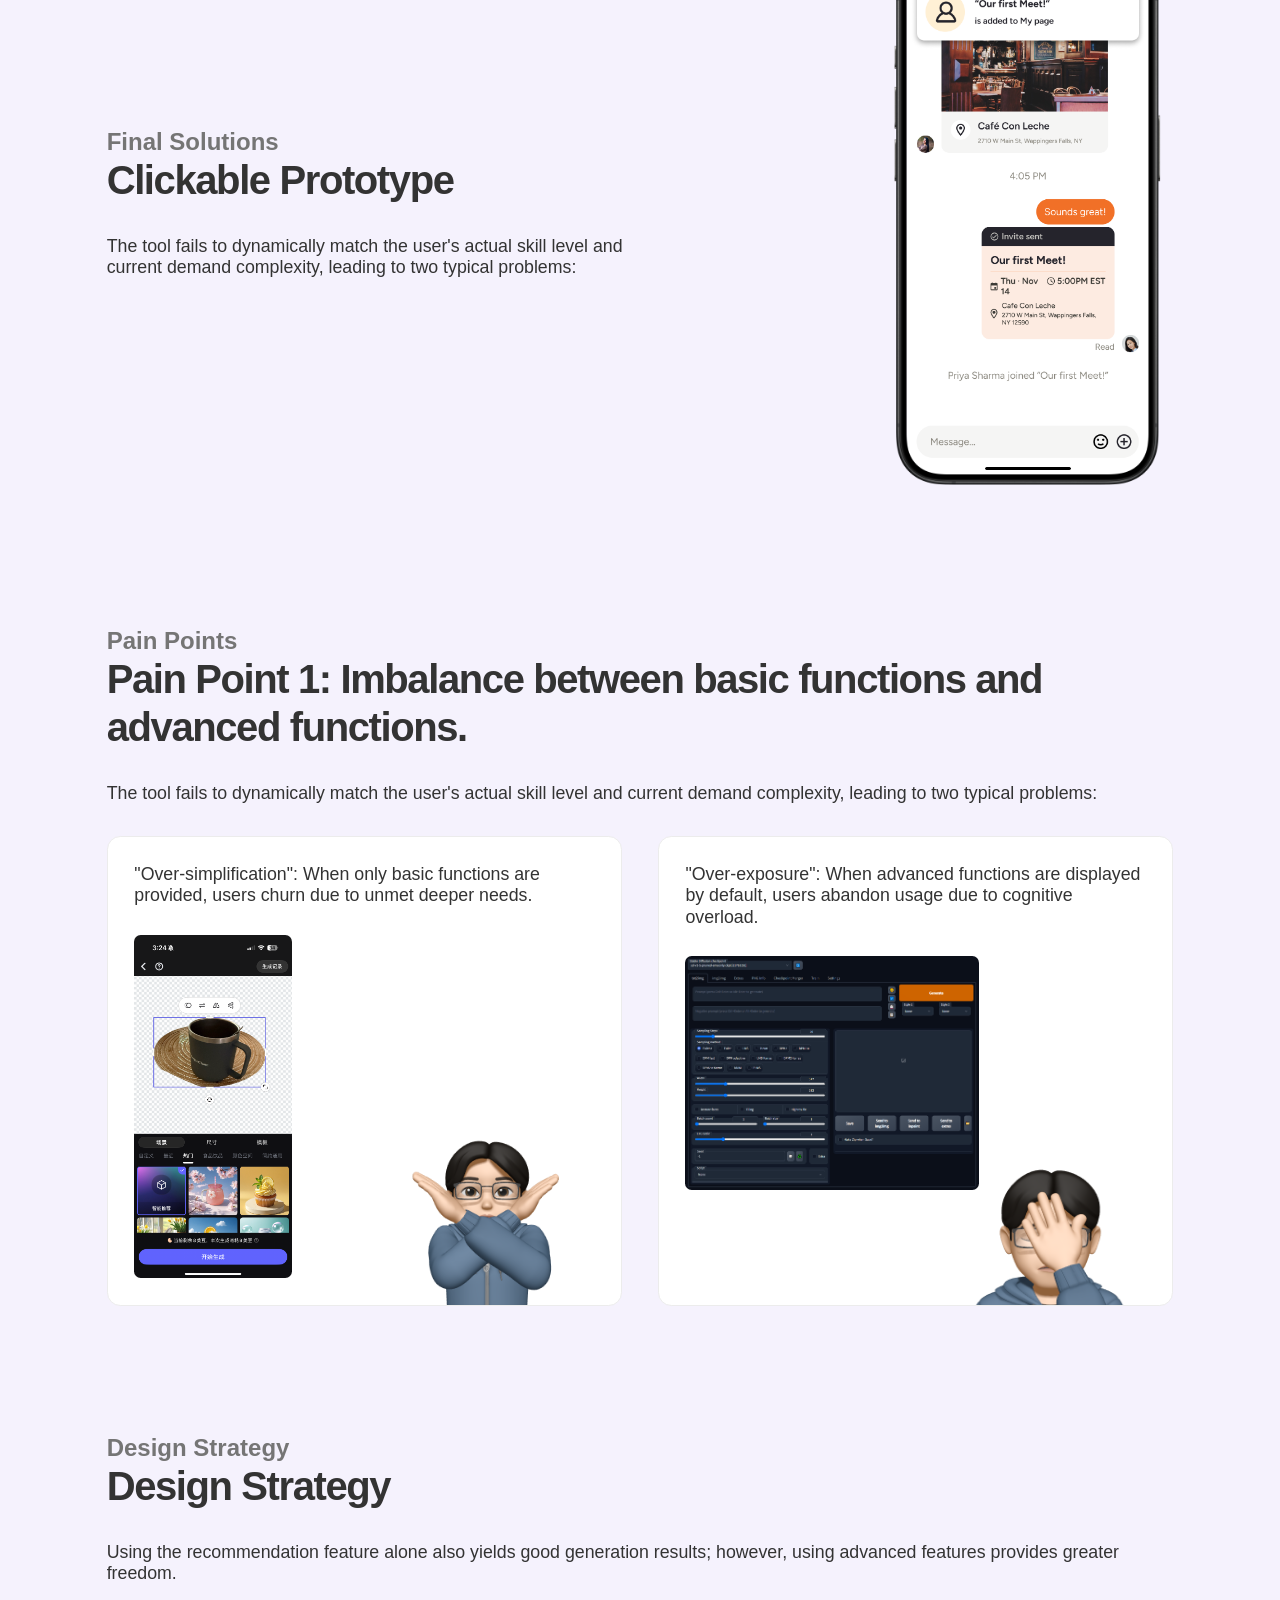
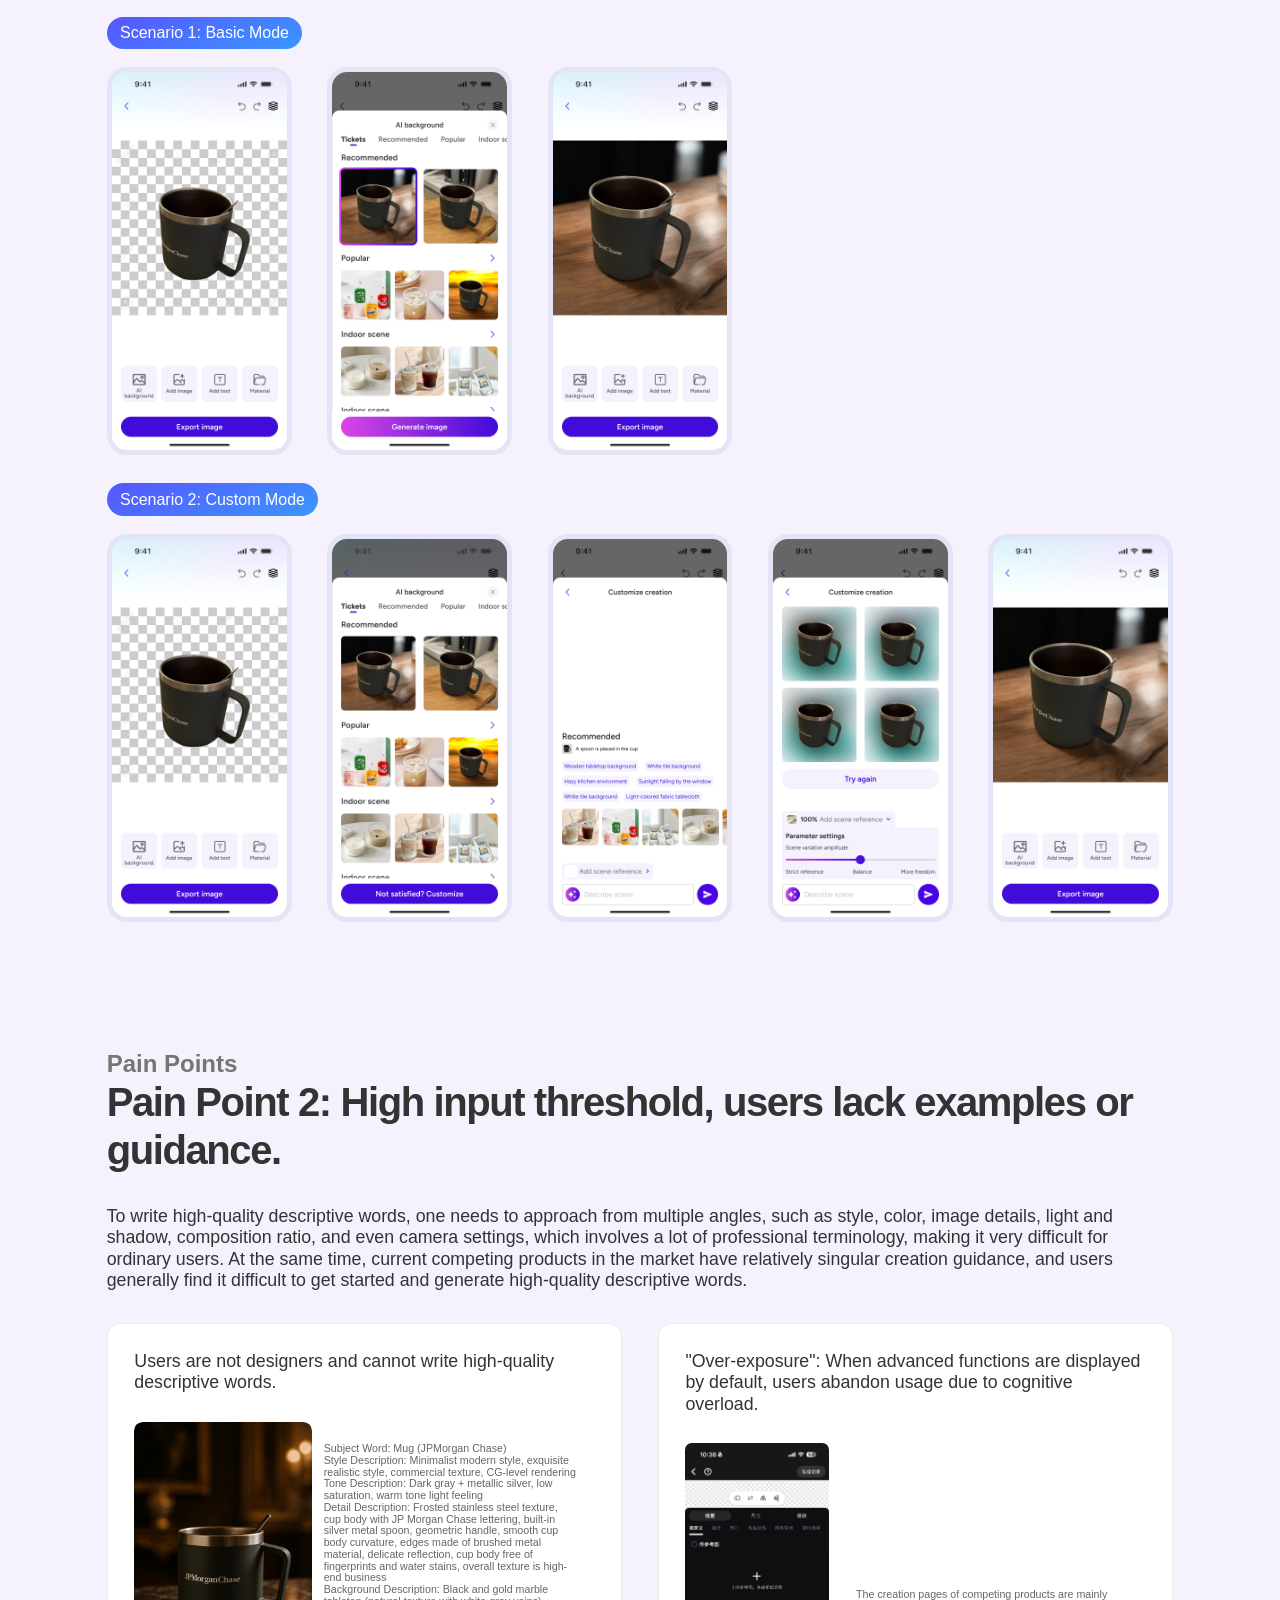
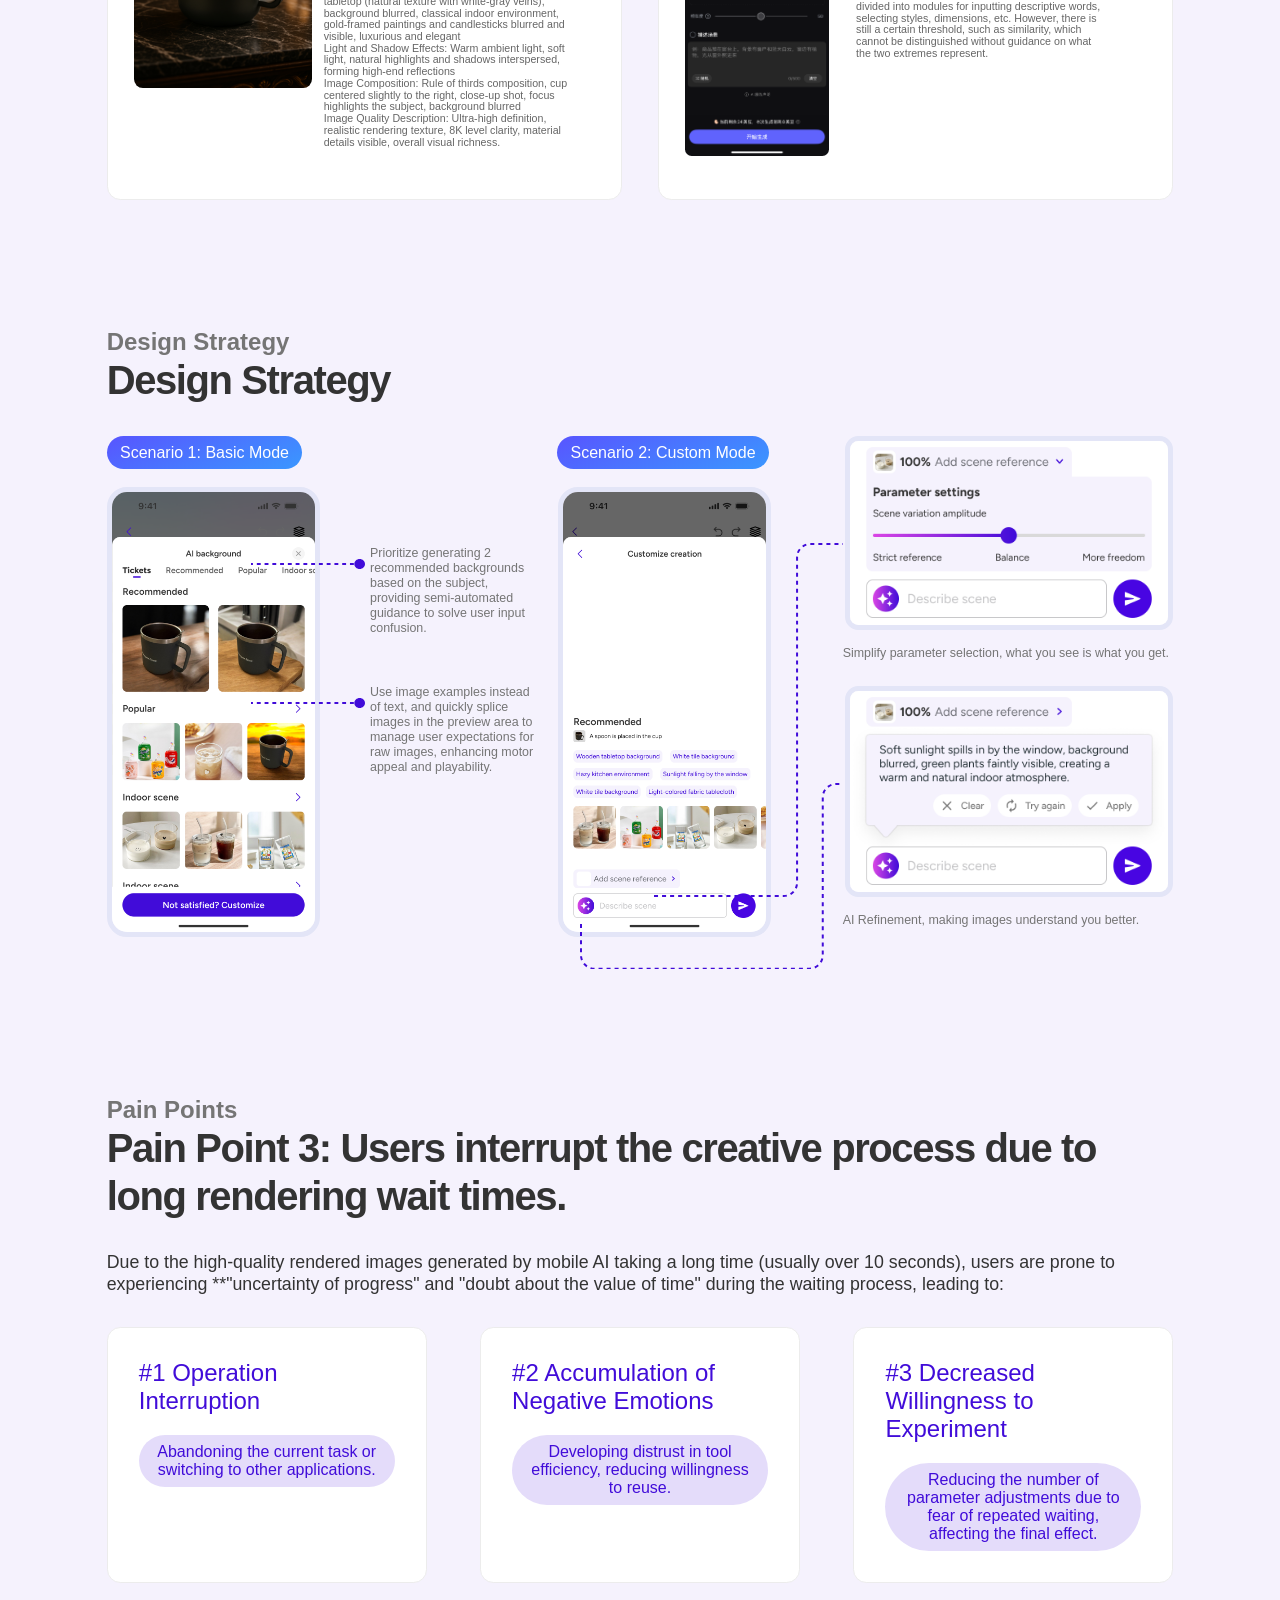
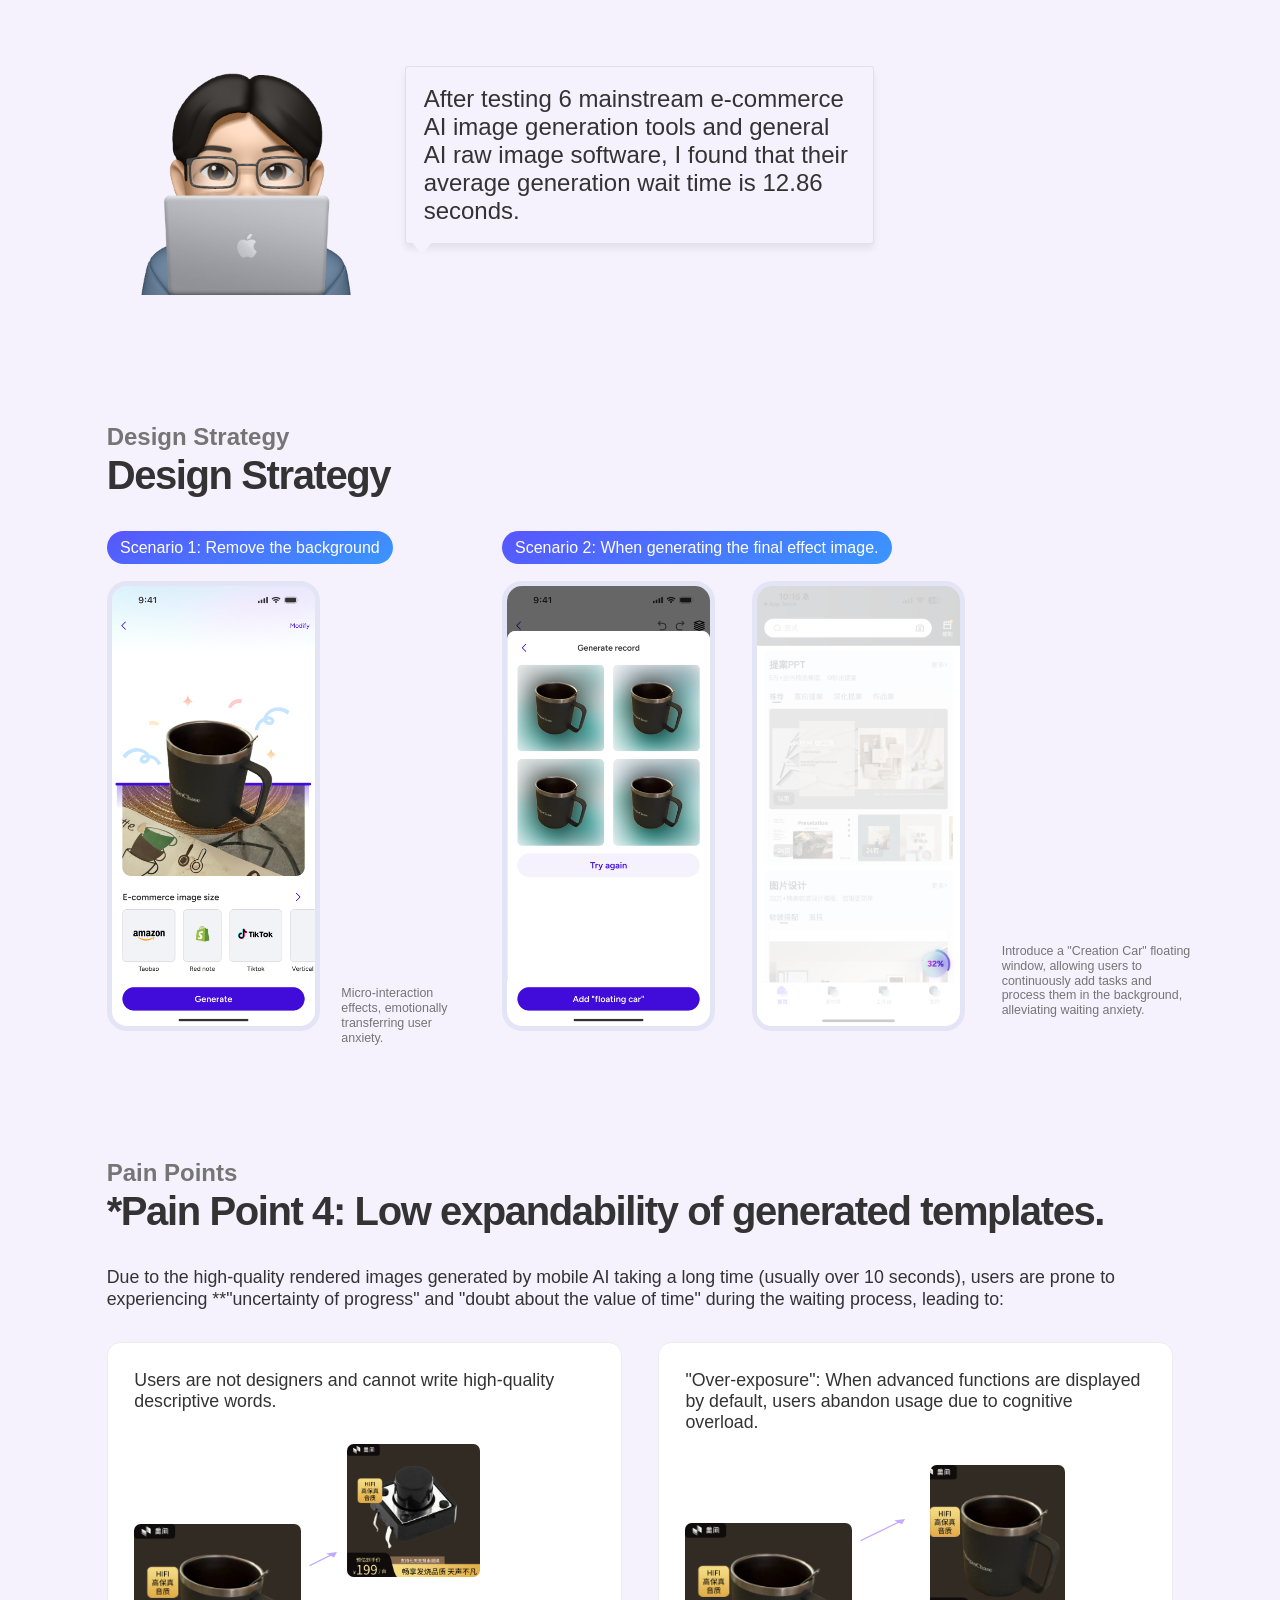
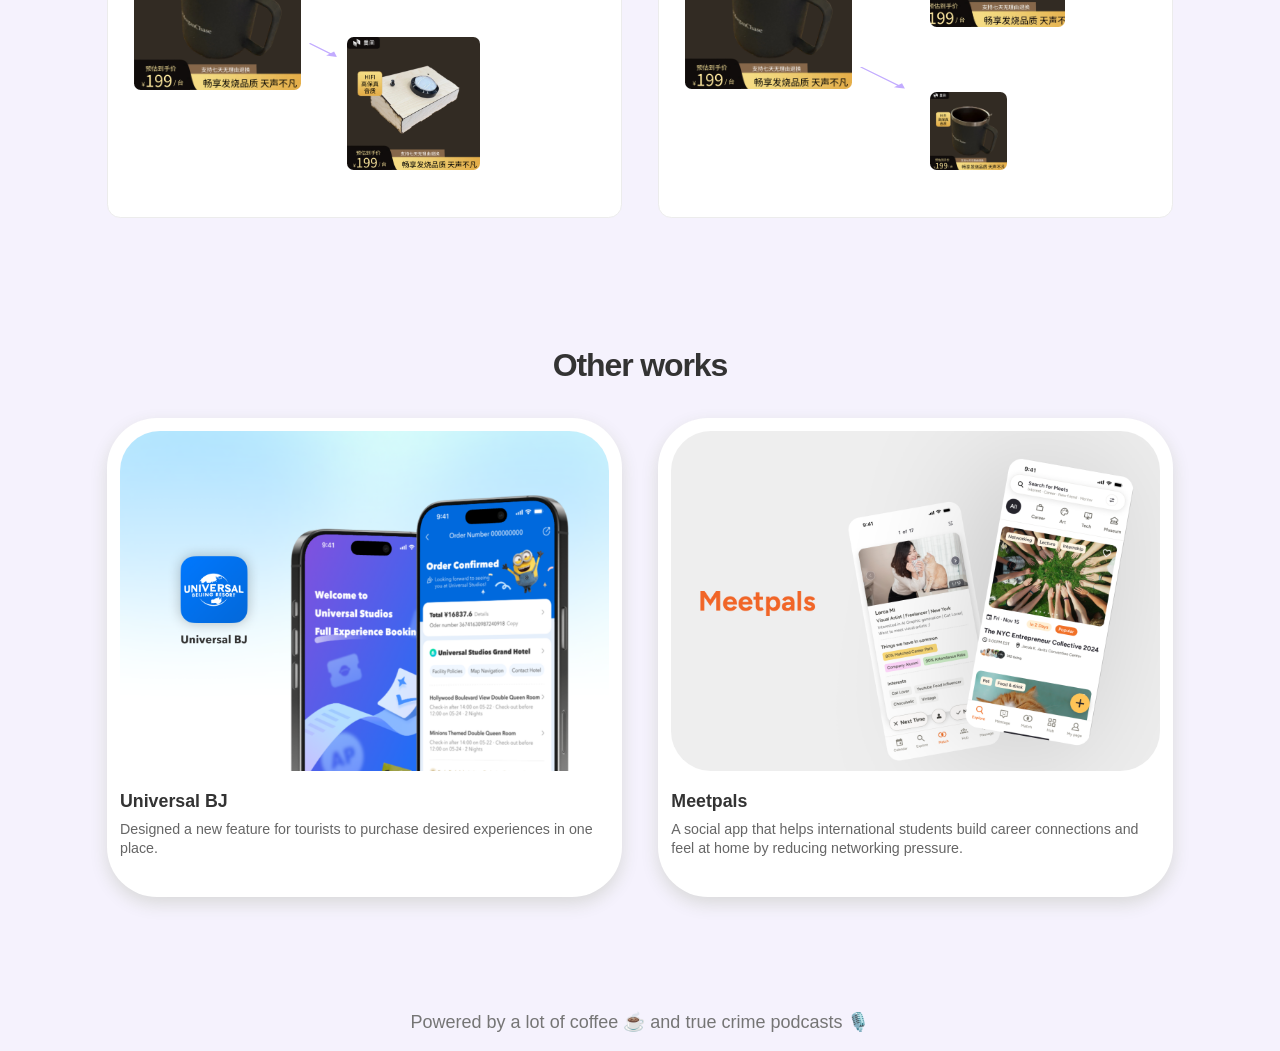
<file: meispace.html>
<!doctype html>
<html lang="en">
  <head>
    <meta charset="UTF-8" />
    <meta name="viewport" content="width=device-width, initial-scale=1.0" />
    <meta
      name="description"
      content="MeiSpace case study by Chengsheng Zhao, recreated from Figma as a responsive HTML portfolio page."
    />
    <title>MeiSpace | Chengsheng Zhao</title>
    <link rel="stylesheet" href="./meispace.css" />
  </head>
  <body>
    <header class="home-nav">
      <a class="brand" href="./index.html" aria-label="Chengsheng Zhao homepage">
        <img src="./assets/nav-mark.svg" alt="" aria-hidden="true" />
        <span><b>Chengsheng Zhao</b> <em>- UX Designer</em></span>
      </a>
      <nav aria-label="Primary navigation">
        <a href="./index.html#work" aria-label="Work">
          <span class="nav-label">Work</span>
          <svg class="nav-icon" viewBox="0 0 24 24" aria-hidden="true">
            <path d="M16 6V4a2 2 0 0 0-2-2h-4a2 2 0 0 0-2 2v2" />
            <path d="M3 7a2 2 0 0 1 2-2h14a2 2 0 0 1 2 2v11a2 2 0 0 1-2 2H5a2 2 0 0 1-2-2Z" />
            <path d="M3 12h18" />
            <path d="M12 12v2" />
          </svg>
        </a>
        <a href="./about.html" aria-label="About">
          <span class="nav-label">About</span>
          <svg class="nav-icon" viewBox="0 0 24 24" aria-hidden="true">
            <circle cx="12" cy="8" r="5" />
            <path d="M20 21a8 8 0 0 0-16 0" />
          </svg>
        </a>
        <a href="https://drive.google.com/file/d/1ox3oCSII4UHzKFThOGGNk9xDK1VFZd1A/view?usp=sharing" target="_blank" rel="noreferrer" aria-label="Resume">
          <span class="nav-label">Resume</span>
          <svg class="nav-icon" viewBox="0 0 24 24" aria-hidden="true">
            <path d="M15 2H6a2 2 0 0 0-2 2v16a2 2 0 0 0 2 2h12a2 2 0 0 0 2-2V7Z" />
            <path d="M14 2v4a2 2 0 0 0 2 2h4" />
            <path d="M10 9H8" />
            <path d="M16 13H8" />
            <path d="M16 17H8" />
          </svg>
        </a>
      </nav>
    </header>

    <a class="project-back" href="./index.html#work" aria-label="Back to case studies">
      <span aria-hidden="true">&larr;</span>
      Back
    </a>

    <main>
      <section class="ms-hero">
        <div class="ms-wrap hero-wrap">
          <div class="hero-copy">
            <div class="app-icon">
              <span class="app-icon-crop">
                <img src="./assets/meetpals/logo.png" alt="" aria-hidden="true" />
              </span>
            </div>
            <h1>MeiSpace</h1>
            <p>A complete e-commerce design solution that empowers everyone to effortlessly create e-commerce assets.</p>
            <a class="pill-button" href="#overview">About MeiSpace</a>
          </div>
          <img class="hero-art" src="./assets/meetpals/hero.png" alt="MeiSpace mobile product screens" />
        </div>
      </section>

      <section class="meta ms-wrap" aria-label="Project information">
        <div>
          <span>Timeline</span>
          <strong>Oct 2024 - Dec 2024</strong>
        </div>
        <div>
          <span>Tools</span>
          <strong>Figma</strong>
        </div>
        <div>
          <span>Role</span>
          <strong>Passion UX Project</strong>
        </div>
      </section>

      <section id="overview" class="section ms-wrap overview-grid">
        <h2 class="section-kicker">Overview</h2>
        <div class="chart-card">
          <p class="chart-title">Foreign students taking post-graduction jobs in US</p>
          <div class="legend"><span></span>All majors <b></b>STEM majors</div>
          <div class="bars" aria-label="Bar chart">
            <i style="--h: 36%"><em>11%</em></i>
            <i style="--h: 52%"><em>16%</em></i>
            <i style="--h: 72%"><em>22%</em></i>
            <i style="--h: 82%"><em>25%</em></i>
          </div>
          <p class="chart-source">Source: Researcher's calculations using data from IPEDS and other source</p>
        </div>
        <p class="overview-copy">
          In e-commerce operations, the quality of visual content is crucial for product conversion rates and brand image.
          Operators often need to quickly produce high-quality product images, but traditional methods are often time-consuming
          and labor-intensive. To address this, I designed a mobile AI-assisted rendering tool for e-commerce operators that
          helps users quickly generate high-quality rendered images, enhancing their work efficiency.
        </p>
      </section>

      <section class="section ms-wrap content-analysis">
        <div class="section-title">
          <span>Content Analysis</span>
          <h2>Content Analysis</h2>
        </div>
        <div class="analysis-grid">
          <div class="ad-collage">
            <img src="./assets/meetpals/content-1.png" alt="Commerce content example one" />
            <img src="./assets/meetpals/content-3.png" alt="Commerce content example two" />
            <img src="./assets/meetpals/content-2.png" alt="Commerce content example three" />
            <img src="./assets/meetpals/content-4.png" alt="Commerce content example four" />
          </div>
          <div class="layer-diagram">
            <div class="layer-stack">
              <img class="layer top" src="./assets/meetpals/layer-top.png" alt="" />
              <img class="layer mid" src="./assets/meetpals/layer-2.png" alt="" />
              <img class="layer base" src="./assets/meetpals/layer-1.png" alt="" />
            </div>
            <div class="layer-labels">
              <p>Template Layer</p>
              <p>Product Subject</p>
              <p>Background</p>
            </div>
            <p class="note-box">
              The logic of creating product images is roughly the same and can be divided into three parts: product subject,
              background, and template. However, different platforms have different requirements for image dimensions; for
              example, Taobao's main image size is 1:1, while Xiaohongshu uses a mix of square and rectangular shapes.
            </p>
          </div>
        </div>
      </section>

      <section class="section problem">
        <div class="ms-wrap">
          <h2 class="section-kicker">Problem Statement</h2>
          <div class="problem-grid">
            <article><b>😵‍💫</b><h3>Painpoint 1</h3><p>Imbalance between basic functions and advanced functions.</p></article>
            <article><b>😓</b><h3>Painpoint 2</h3><p>High input threshold, users lack examples or guidance.</p></article>
            <article><b>🤔</b><h3>Painpoint 3</h3><p>Users interrupt the creative process due to long wait times.</p></article>
            <article><b>🤔</b><h3>Painpoint 3</h3><p>Low expandability of generated templates.</p></article>
          </div>
          <div class="statement-card">
            <p>Challenge</p>
            <strong>How might we create an intuitive and powerful AI-driven rendering tool for e-commerce operators that balances ease of use with advanced creative capabilities?</strong>
          </div>
        </div>
      </section>

      <section class="section ms-wrap solution">
        <div class="solution-copy">
          <div class="section-title">
            <span>Final Solutions</span>
            <h2>Clickable Prototype</h2>
          </div>
          <p>The tool fails to dynamically match the user's actual skill level and current demand complexity, leading to two typical problems:</p>
        </div>
        <figure class="phone-mock">
          <img class="screen" src="./assets/meetpals/prototype-screen.png" alt="MeiSpace clickable prototype screen" />
          <img class="frame" src="./assets/meetpals/iphone.png" alt="" aria-hidden="true" />
        </figure>
      </section>

      <section class="section ms-wrap pain-section">
        <div class="section-title wide">
          <span>Pain Points</span>
          <h2>Pain Point 1: Imbalance between basic functions and advanced functions.</h2>
        </div>
        <p class="body-copy">The tool fails to dynamically match the user's actual skill level and current demand complexity, leading to two typical problems:</p>
        <div class="two-card">
          <article class="pain-card">
            <p>"Over-simplification": When only basic functions are provided, users churn due to unmet deeper needs.</p>
            <img class="phone-shot" src="./assets/meetpals/pain1-screen.png" alt="Basic function screen" />
            <img class="sticker sticker-a" src="./assets/meetpals/pain1-person.png" alt="" aria-hidden="true" />
          </article>
          <article class="pain-card">
            <p>"Over-exposure": When advanced functions are displayed by default, users abandon usage due to cognitive overload.</p>
            <img class="wide-shot" src="./assets/meetpals/pain1-software.png" alt="Advanced software interface" />
            <img class="sticker sticker-b" src="./assets/meetpals/pain1-facepalm.png" alt="" aria-hidden="true" />
          </article>
        </div>
      </section>

      <section class="section ms-wrap strategy">
        <div class="section-title">
          <span>Design Strategy</span>
          <h2>Design Strategy</h2>
        </div>
        <p class="body-copy">Using the recommendation feature alone also yields good generation results; however, using advanced features provides greater freedom.</p>
        <div class="mode-block">
          <span class="scenario">Scenario 1: Basic Mode</span>
          <div class="screen-row basic">
            <img src="./assets/meetpals/strategy-en.png" alt="Basic mode first screen" />
            <img src="./assets/meetpals/strategy-en20.png" alt="Basic mode recommended screen" />
            <img src="./assets/meetpals/strategy-en2.png" alt="Basic mode result screen" />
          </div>
        </div>
        <div class="mode-block">
          <span class="scenario">Scenario 2: Custom Mode</span>
          <div class="screen-row custom">
            <img src="./assets/meetpals/strategy-en.png" alt="Custom mode first screen" />
            <img src="./assets/meetpals/strategy-en1.png" alt="Custom mode selection screen" />
            <img src="./assets/meetpals/strategy-en11.png" alt="Custom mode generation screen" />
            <img src="./assets/meetpals/strategy-en3.png" alt="Custom mode record screen" />
            <img src="./assets/meetpals/strategy-en2.png" alt="Custom mode final screen" />
          </div>
        </div>
      </section>

      <section class="section ms-wrap pain-section">
        <div class="section-title wide">
          <span>Pain Points</span>
          <h2>Pain Point 2: High input threshold, users lack examples or guidance.</h2>
        </div>
        <p class="body-copy">To write high-quality descriptive words, one needs to approach from multiple angles, such as style, color, image details, light and shadow, composition ratio, and even camera settings, which involves a lot of professional terminology, making it very difficult for ordinary users. At the same time, current competing products in the market have relatively singular creation guidance, and users generally find it difficult to get started and generate high-quality descriptive words.</p>
        <div class="two-card">
          <article class="pain-card input-card">
            <p>Users are not designers and cannot write high-quality descriptive words.</p>
            <img class="mug" src="./assets/meetpals/pain2-mug.png" alt="Rendered mug" />
            <small>Subject Word: Mug (JPMorgan Chase)<br />Style Description: Minimalist modern style, exquisite realistic style, commercial texture, CG-level rendering<br />Tone Description: Dark gray + metallic silver, low saturation, warm tone light feeling<br />Detail Description: Frosted stainless steel texture, cup body with JP Morgan Chase lettering, built-in silver metal spoon, geometric handle, smooth cup body curvature, edges made of brushed metal material, delicate reflection, cup body free of fingerprints and water stains, overall texture is high-end business<br />Background Description: Black and gold marble tabletop (natural texture with white-gray veins), background blurred, classical indoor environment, gold-framed paintings and candlesticks blurred and visible, luxurious and elegant<br />Light and Shadow Effects: Warm ambient light, soft light, natural highlights and shadows interspersed, forming high-end reflections<br />Image Composition: Rule of thirds composition, cup centered slightly to the right, close-up shot, focus highlights the subject, background blurred<br />Image Quality Description: Ultra-high definition, realistic rendering texture, 8K level clarity, material details visible, overall visual richness.</small>
          </article>
          <article class="pain-card input-card">
            <p>"Over-exposure": When advanced functions are displayed by default, users abandon usage due to cognitive overload.</p>
            <img class="phone-shot" src="./assets/meetpals/pain2-screen.png" alt="Competing product creation page" />
            <small>The creation pages of competing products are mainly divided into modules for inputting descriptive words, selecting styles, dimensions, etc. However, there is still a certain threshold, such as similarity, which cannot be distinguished without guidance on what the two extremes represent.</small>
          </article>
        </div>
      </section>

      <section class="section ms-wrap strategy detail-strategy">
        <div class="section-title">
          <span>Design Strategy</span>
          <h2>Design Strategy</h2>
        </div>
        <div class="detail-grid">
          <div class="detail-left">
            <span class="scenario">Scenario 1: Basic Mode</span>
            <img src="./assets/meetpals/detail-en1.png" alt="Basic mode background recommendation" />
            <p>Prioritize generating 2 recommended backgrounds based on the subject, providing semi-automated guidance to solve user input confusion.</p>
            <p>Use image examples instead of text, and quickly splice images in the preview area to manage user expectations for raw images, enhancing motor appeal and playability.</p>
          </div>
          <div class="detail-right">
            <span class="scenario">Scenario 2: Custom Mode</span>
            <img class="phone" src="./assets/meetpals/detail-en11.png" alt="Custom mode prompt screen" />
            <img class="panel panel-a" src="./assets/meetpals/detail-panel1.png" alt="Parameter settings panel" />
            <img class="panel panel-b" src="./assets/meetpals/detail-panel2.png" alt="AI refinement panel" />
            <p>Simplify parameter selection, what you see is what you get.</p>
            <p>AI Refinement, making images understand you better.</p>
          </div>
        </div>
      </section>

      <section class="section ms-wrap pain-section wait-section">
        <div class="section-title wide">
          <span>Pain Points</span>
          <h2>Pain Point 3: Users interrupt the creative process due to long rendering wait times.</h2>
        </div>
        <p class="body-copy">Due to the high-quality rendered images generated by mobile AI taking a long time (usually over 10 seconds), users are prone to experiencing **"uncertainty of progress" and "doubt about the value of time" during the waiting process, leading to:</p>
        <div class="wait-cards">
          <article><h3>#1 Operation Interruption</h3><p>Abandoning the current task or switching to other applications.</p></article>
          <article><h3>#2 Accumulation of Negative Emotions</h3><p>Developing distrust in tool efficiency, reducing willingness to reuse.</p></article>
          <article><h3>#3 Decreased Willingness to Experiment</h3><p>Reducing the number of parameter adjustments due to fear of repeated waiting, affecting the final effect.</p></article>
        </div>
        <div class="wait-note">
          <img src="./assets/meetpals/wait-person.png" alt="" aria-hidden="true" />
          <p>After testing 6 mainstream e-commerce AI image generation tools and general AI raw image software, I found that their average generation wait time is 12.86 seconds.</p>
        </div>
      </section>

      <section class="section ms-wrap strategy final-strategy">
        <div class="section-title">
          <span>Design Strategy</span>
          <h2>Design Strategy</h2>
        </div>
        <div class="final-grid">
          <div>
            <span class="scenario">Scenario 1: Remove the background</span>
            <img src="./assets/meetpals/final-en17.png" alt="Remove background screen" />
            <p>Micro-interaction effects, emotionally transferring user anxiety.</p>
          </div>
          <div>
            <span class="scenario">Scenario 2: When generating the final effect image.</span>
            <img src="./assets/meetpals/final-en4.png" alt="Generate record screen" />
            <img src="./assets/meetpals/final-car.png" alt="Creation car floating window" />
            <p>Introduce a "Creation Car" floating window, allowing users to continuously add tasks and process them in the background, alleviating waiting anxiety.</p>
          </div>
        </div>
      </section>

      <section class="section ms-wrap pain-section template-section">
        <div class="section-title wide">
          <span>Pain Points</span>
          <h2>*Pain Point 4: Low expandability of generated templates.</h2>
        </div>
        <p class="body-copy">Due to the high-quality rendered images generated by mobile AI taking a long time (usually over 10 seconds), users are prone to experiencing **"uncertainty of progress" and "doubt about the value of time" during the waiting process, leading to:</p>
        <div class="two-card template-cards">
          <article class="pain-card template-card">
            <p>Users are not designers and cannot write high-quality descriptive words.</p>
            <div class="template-map template-map-basic">
              <img class="template-main" src="./assets/meetpals/template-ai-main.png" alt="Original generated template" />
              <img class="template-variant-a" src="./assets/meetpals/template-ai-variant-a.png" alt="Template variation one" />
              <img class="template-variant-b" src="./assets/meetpals/template-ai-variant-b.png" alt="Template variation two" />
              <img class="template-arrow arrow-a" src="./assets/meetpals/template-arrow-small.svg" alt="" aria-hidden="true" />
              <img class="template-arrow arrow-b" src="./assets/meetpals/template-arrow-small.svg" alt="" aria-hidden="true" />
            </div>
          </article>
          <article class="pain-card template-card">
            <p>"Over-exposure": When advanced functions are displayed by default, users abandon usage due to cognitive overload.</p>
            <div class="template-map expanded">
              <img class="template-main" src="./assets/meetpals/template-ai-main.png" alt="Original generated template" />
              <img class="template-large" src="./assets/meetpals/template-ai-main.png" alt="Expanded template variation" />
              <img class="template-small" src="./assets/meetpals/template-ai-main.png" alt="Small template variation" />
              <img class="template-arrow arrow-a" src="./assets/meetpals/template-arrow-large-a.svg" alt="" aria-hidden="true" />
              <img class="template-arrow arrow-b" src="./assets/meetpals/template-arrow-large-b.svg" alt="" aria-hidden="true" />
            </div>
          </article>
        </div>
      </section>

      <section class="section ms-wrap other-section">
        <h2 class="section-kicker">Other works</h2>
        <div class="other-grid">
          <a class="work-card" href="./index.html">
            <img src="./assets/other-ubr.png" alt="Universal BJ project thumbnail" />
            <h3>Universal BJ</h3>
            <p>Designed a new feature for tourists to purchase desired experiences in one place.</p>
          </a>
          <a class="work-card" href="./meispace.html">
            <img src="./assets/other-meetpals.png" alt="Meetpals project thumbnail" />
            <h3>Meetpals</h3>
            <p>A social app that helps international students build career connections and feel at home by reducing networking pressure.</p>
          </a>
        </div>
      </section>
    </main>

    <footer>Powered by a lot of coffee ☕️ and true crime podcasts 🎙️</footer>
  </body>
</html>
</file>
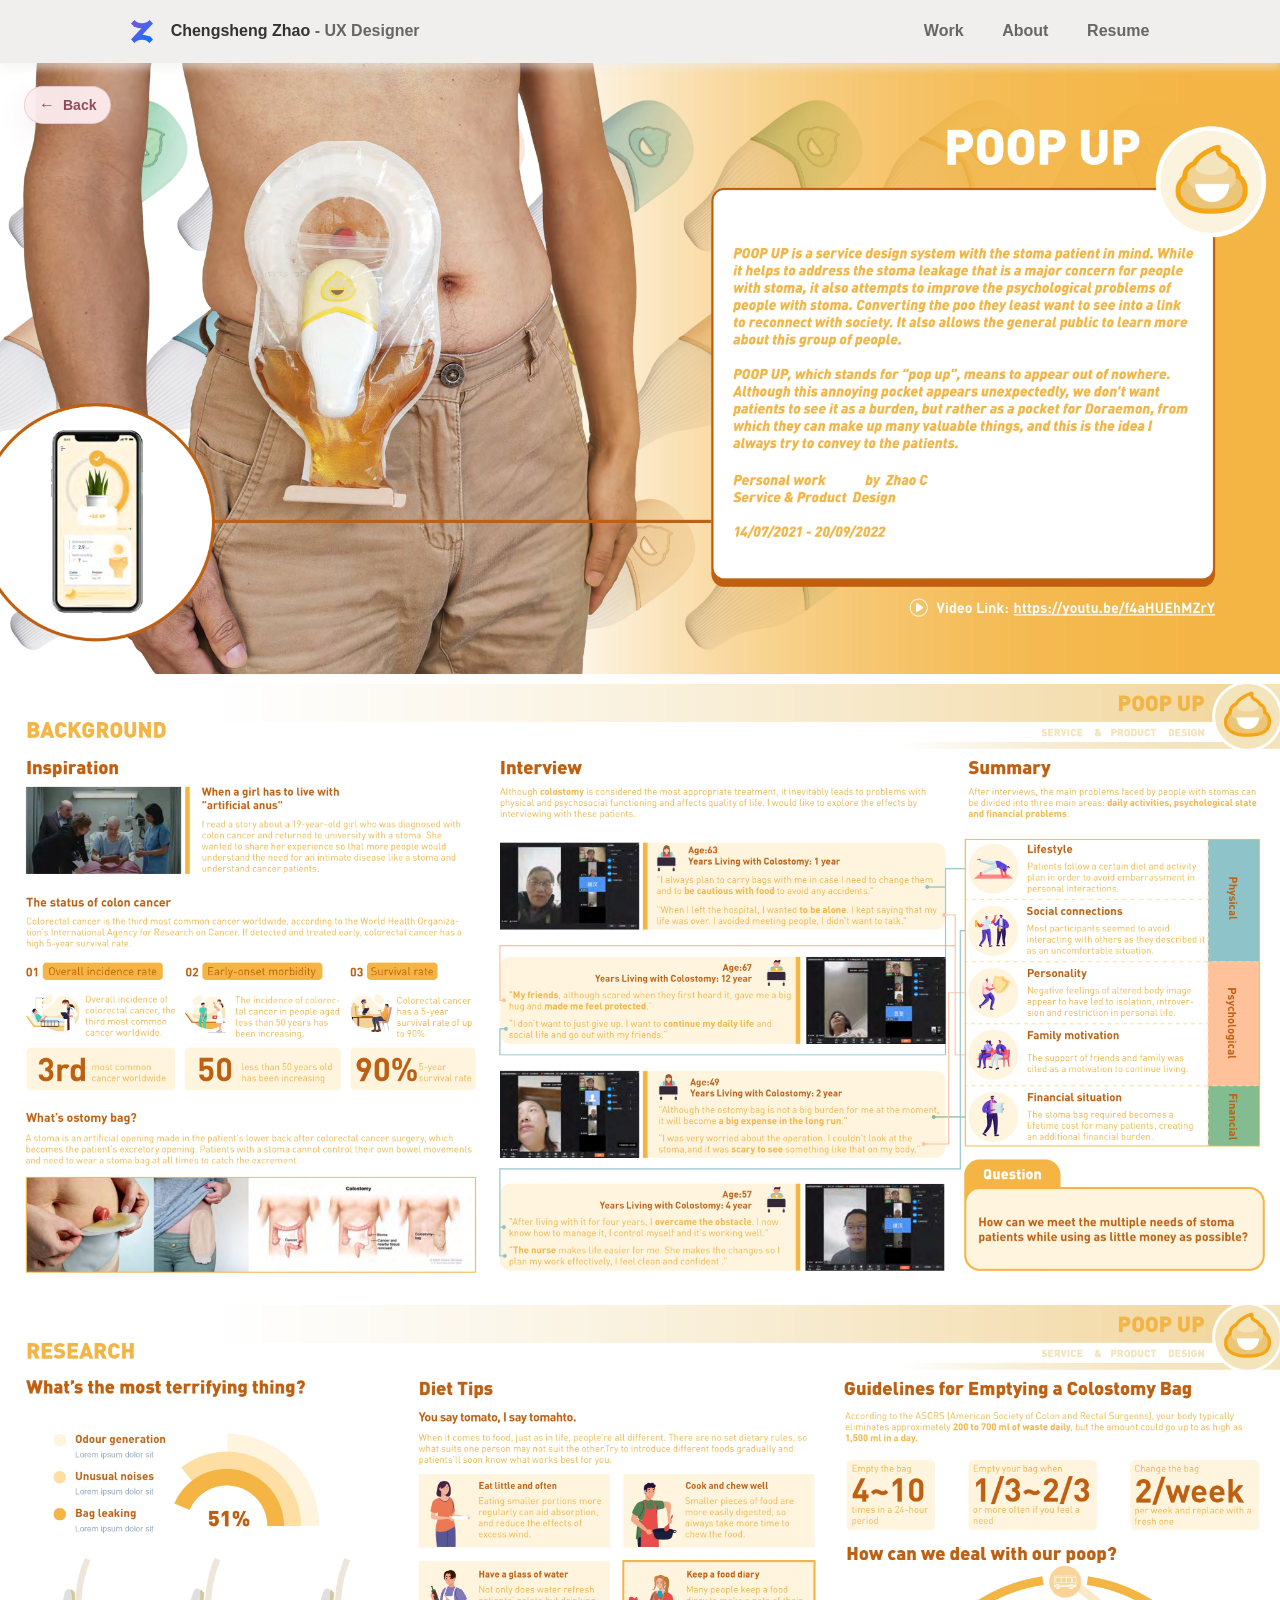
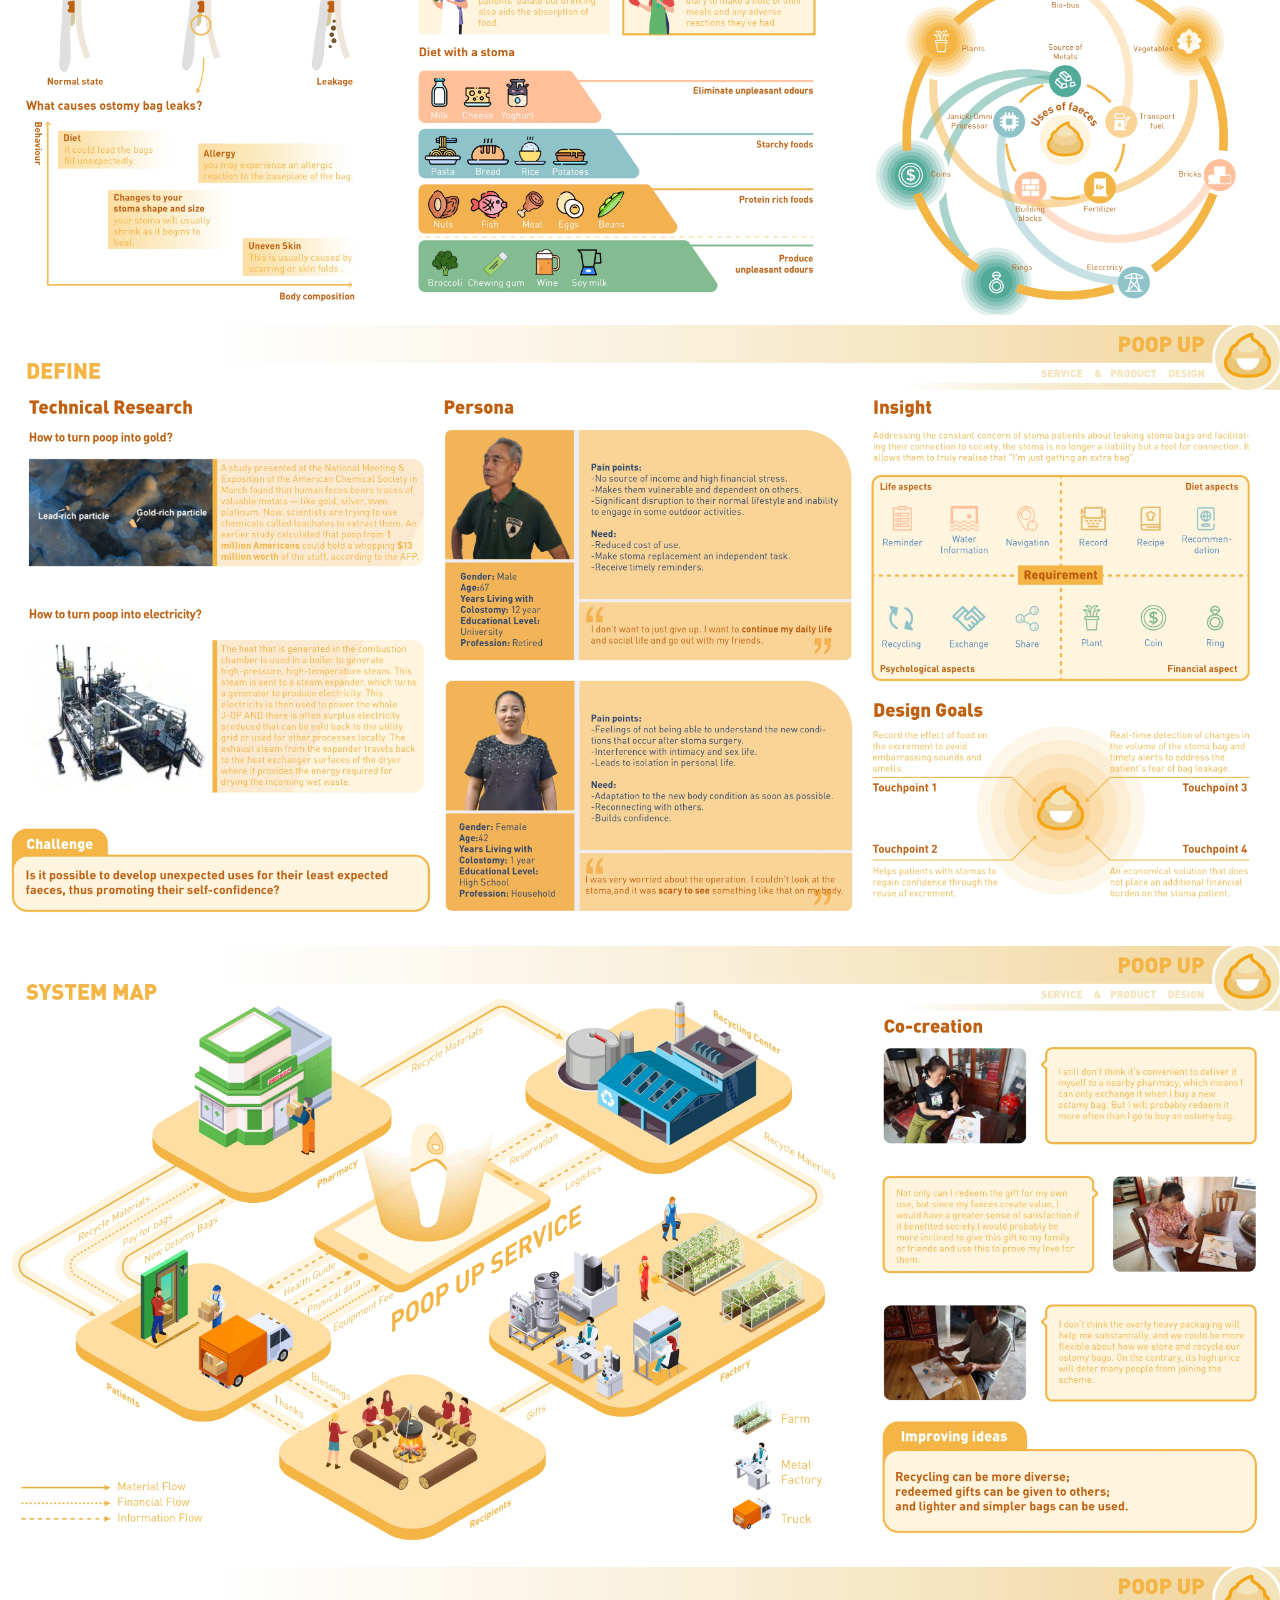
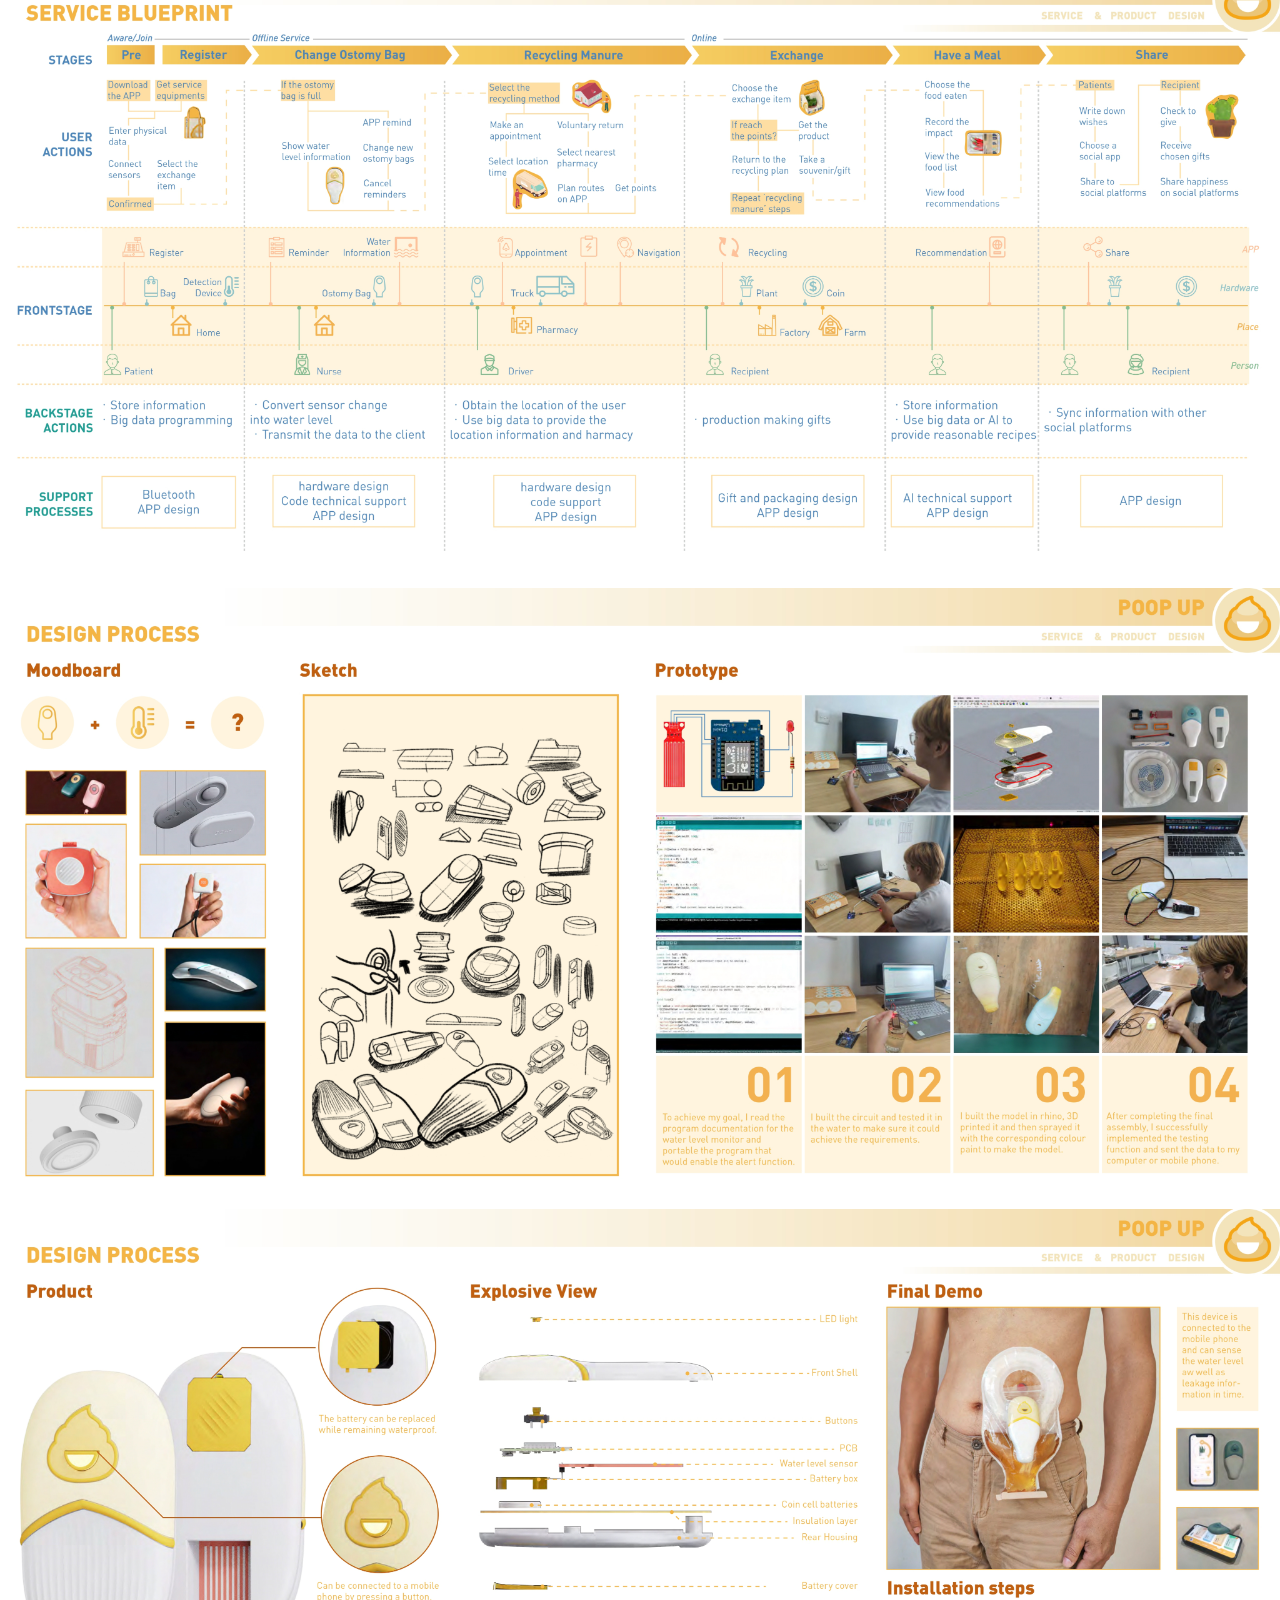
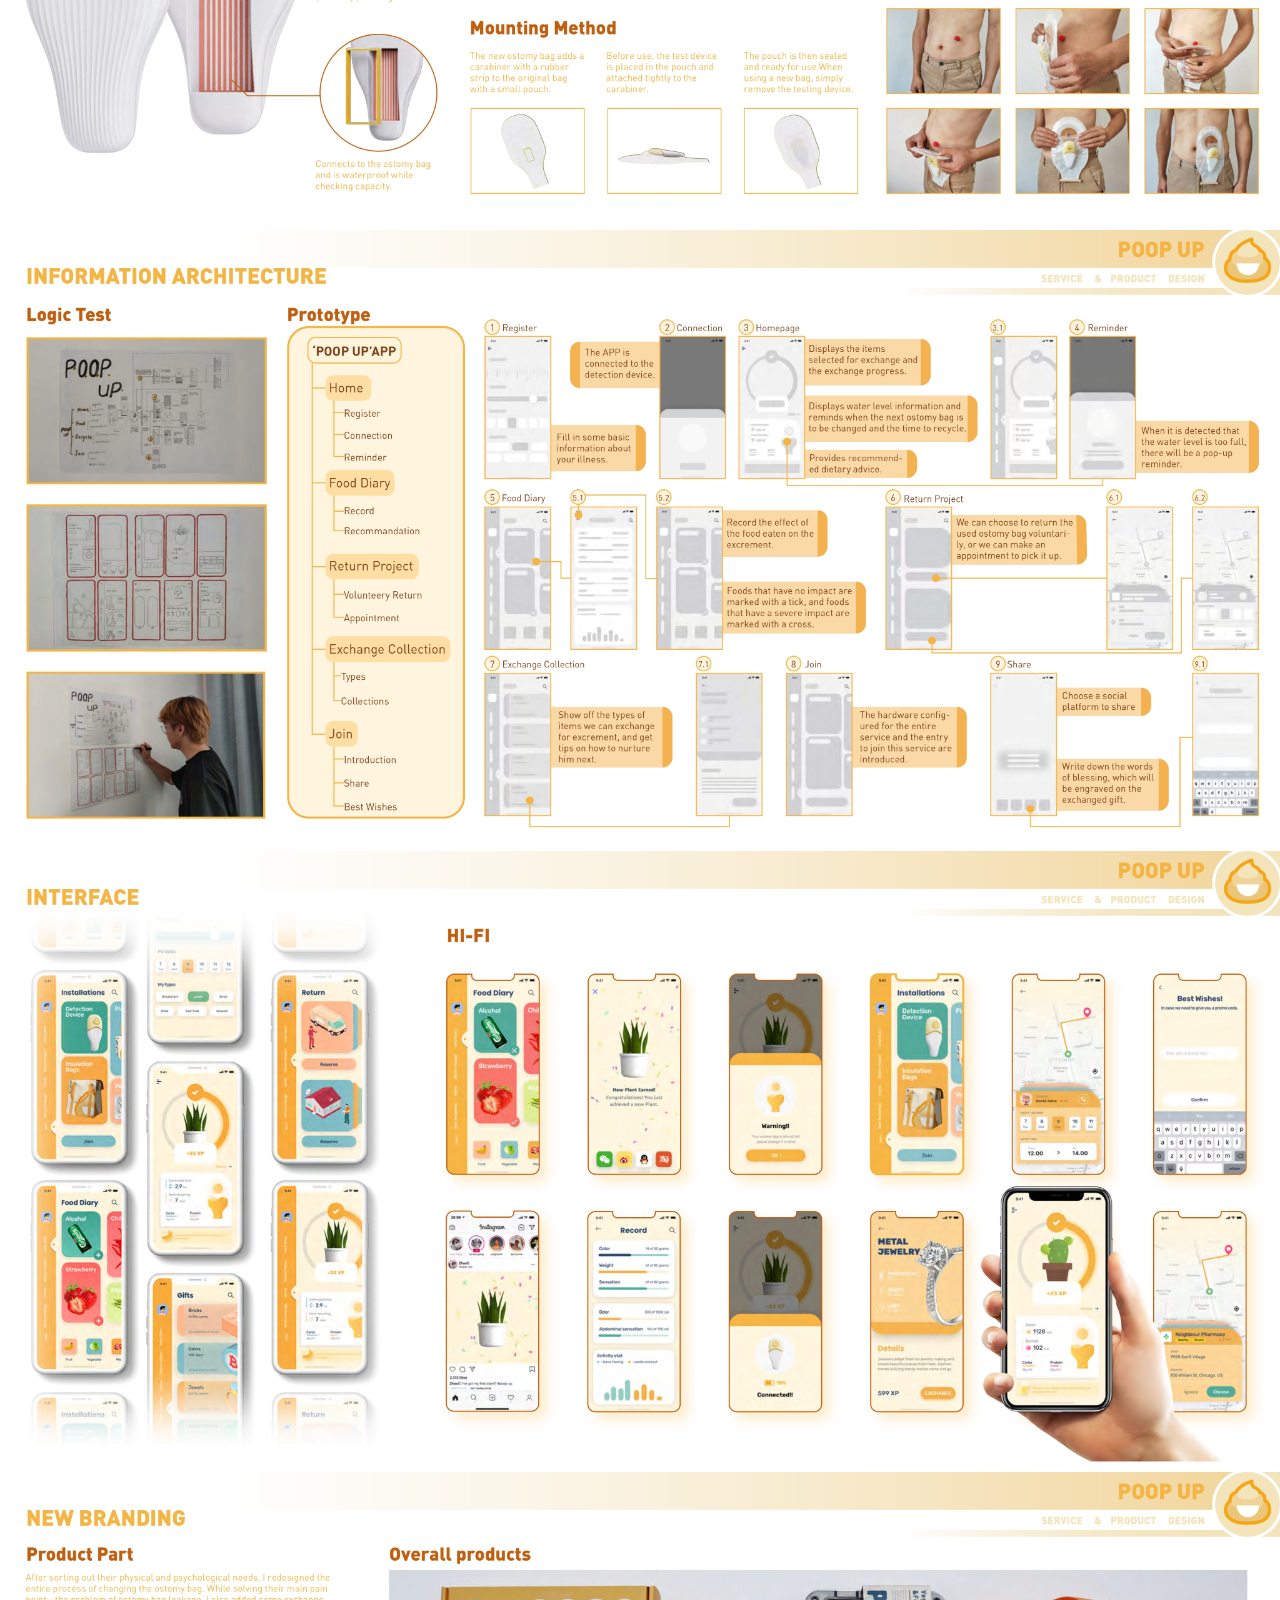
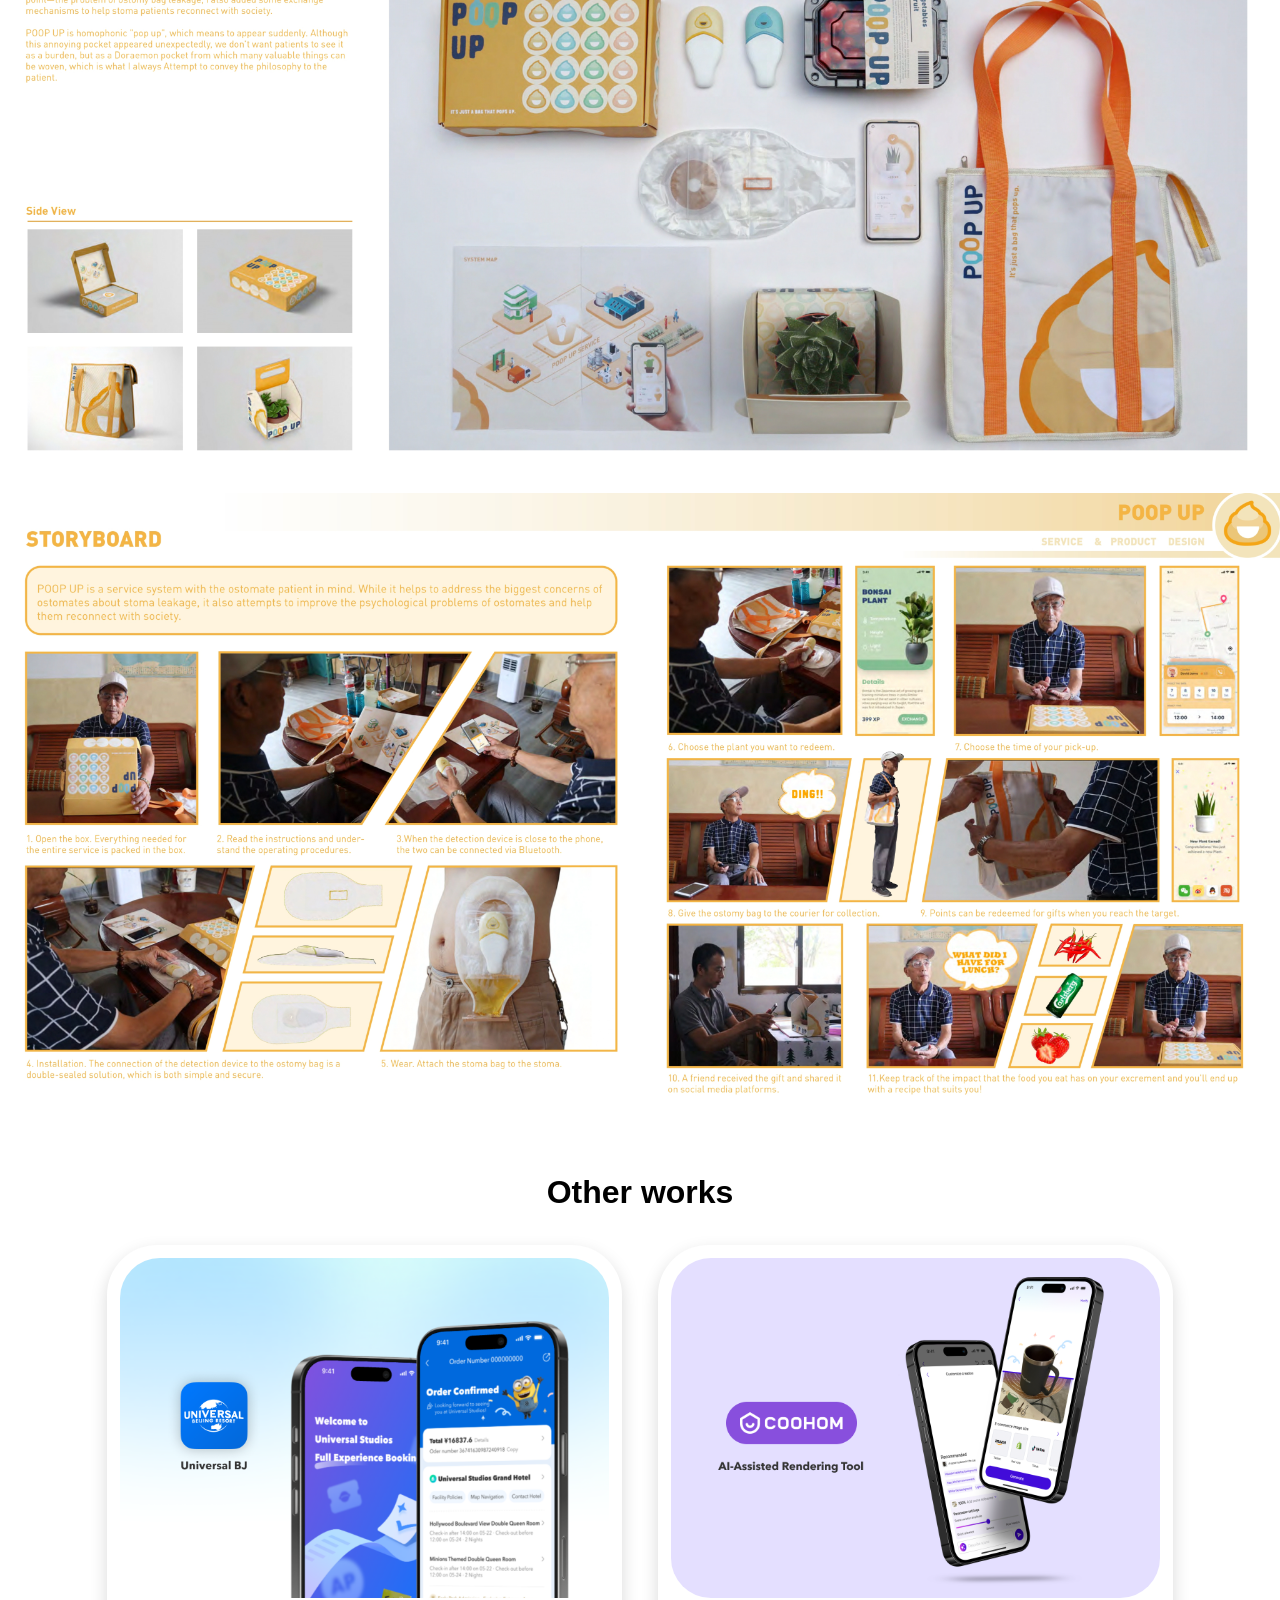
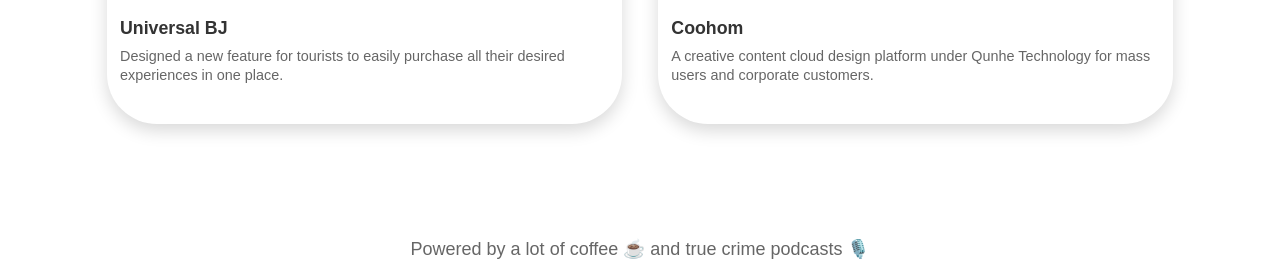
<file: poopup.html>
<!doctype html>
<html lang="en">
  <head>
    <meta charset="UTF-8" />
    <meta name="viewport" content="width=device-width, initial-scale=1.0" />
    <meta
      name="description"
      content="Poop Up case study by Chengsheng Zhao, implemented from Figma as a responsive portfolio project page."
    />
    <title>Poop Up | Chengsheng Zhao</title>
    <link rel="stylesheet" href="./poopup.css" />
  </head>
  <body>
    <header class="home-nav">
      <a class="brand" href="./index.html" aria-label="Chengsheng Zhao homepage">
        <img src="./assets/nav-mark.svg" alt="" aria-hidden="true" />
        <span><b>Chengsheng Zhao</b> <em>- UX Designer</em></span>
      </a>
      <nav aria-label="Primary navigation">
        <a href="./index.html#work" aria-label="Work">
          <span class="nav-label">Work</span>
          <svg class="nav-icon" viewBox="0 0 24 24" aria-hidden="true">
            <path d="M16 6V4a2 2 0 0 0-2-2h-4a2 2 0 0 0-2 2v2" />
            <path d="M3 7a2 2 0 0 1 2-2h14a2 2 0 0 1 2 2v11a2 2 0 0 1-2 2H5a2 2 0 0 1-2-2Z" />
            <path d="M3 12h18" />
            <path d="M12 12v2" />
          </svg>
        </a>
        <a href="./about.html" aria-label="About">
          <span class="nav-label">About</span>
          <svg class="nav-icon" viewBox="0 0 24 24" aria-hidden="true">
            <circle cx="12" cy="8" r="5" />
            <path d="M20 21a8 8 0 0 0-16 0" />
          </svg>
        </a>
        <a href="https://drive.google.com/file/d/1ox3oCSII4UHzKFThOGGNk9xDK1VFZd1A/view?usp=sharing" target="_blank" rel="noreferrer" aria-label="Resume">
          <span class="nav-label">Resume</span>
          <svg class="nav-icon" viewBox="0 0 24 24" aria-hidden="true">
            <path d="M15 2H6a2 2 0 0 0-2 2v16a2 2 0 0 0 2 2h12a2 2 0 0 0 2-2V7Z" />
            <path d="M14 2v4a2 2 0 0 0 2 2h4" />
            <path d="M10 9H8" />
            <path d="M16 13H8" />
            <path d="M16 17H8" />
          </svg>
        </a>
      </nav>
    </header>

    <a class="project-back" href="./index.html#work" aria-label="Back to case studies">
      <span aria-hidden="true">&larr;</span>
      Back
    </a>

    <main>
      <section class="project-slices" aria-label="Poop Up case study">
        <img src="./assets/poopup/page-0002.png" alt="Poop Up case study hero and overview" width="4096" height="1955" />
        <img src="./assets/poopup/page-0003.png" alt="Poop Up research and diary study" width="4096" height="1955" loading="lazy" />
        <img src="./assets/poopup/page-0004.png" alt="Poop Up user insights and analysis" width="4096" height="1955" loading="lazy" />
        <img src="./assets/poopup/page-0005.png" alt="Poop Up concept and interaction model" width="4096" height="1955" loading="lazy" />
        <img src="./assets/poopup/page-0006.png" alt="Poop Up journey map and service blueprint" width="4096" height="1955" loading="lazy" />
        <img src="./assets/poopup/page-0007.png" alt="Poop Up visual and product system exploration" width="4096" height="1955" loading="lazy" />
        <img src="./assets/poopup/page-0008.png" alt="Poop Up app flow and interface design" width="4096" height="1955" loading="lazy" />
        <img src="./assets/poopup/page-0009.png" alt="Poop Up prototype screens and UI details" width="4096" height="1955" loading="lazy" />
        <img src="./assets/poopup/page-0010.png" alt="Poop Up product touchpoints and physical design" width="4096" height="1955" loading="lazy" />
        <img src="./assets/poopup/page-0011.png" alt="Poop Up test setup and user feedback" width="4096" height="1955" loading="lazy" />
        <img src="./assets/poopup/page-0012.png" alt="Poop Up final prototype and usage scenarios" width="4096" height="1955" loading="lazy" />
        <img src="./assets/poopup/page-0013.png" alt="Poop Up outcome and final documentation" width="4096" height="1955" loading="lazy" />
      </section>

      <section class="other-works" aria-labelledby="other-works-title">
        <h2 id="other-works-title">Other works</h2>
        <div class="other-work-grid">
          <a class="other-work-card" href="./universal-bj.html">
            <img src="./assets/poopup/other-universal.png" alt="Universal BJ project preview" />
            <h3>Universal BJ</h3>
            <p>Designed a new feature for tourists to easily purchase all their desired experiences in one place.</p>
          </a>
          <article class="other-work-card" aria-label="Coohom case study preview">
            <img src="./assets/poopup/other-coohom.png" alt="Coohom project preview" />
            <h3>Coohom</h3>
            <p>A creative content cloud design platform under Qunhe Technology for mass users and corporate customers.</p>
          </article>
        </div>
      </section>
    </main>

    <footer>Powered by a lot of coffee ☕️ and true crime podcasts 🎙️</footer>
  </body>
</html>
</file>
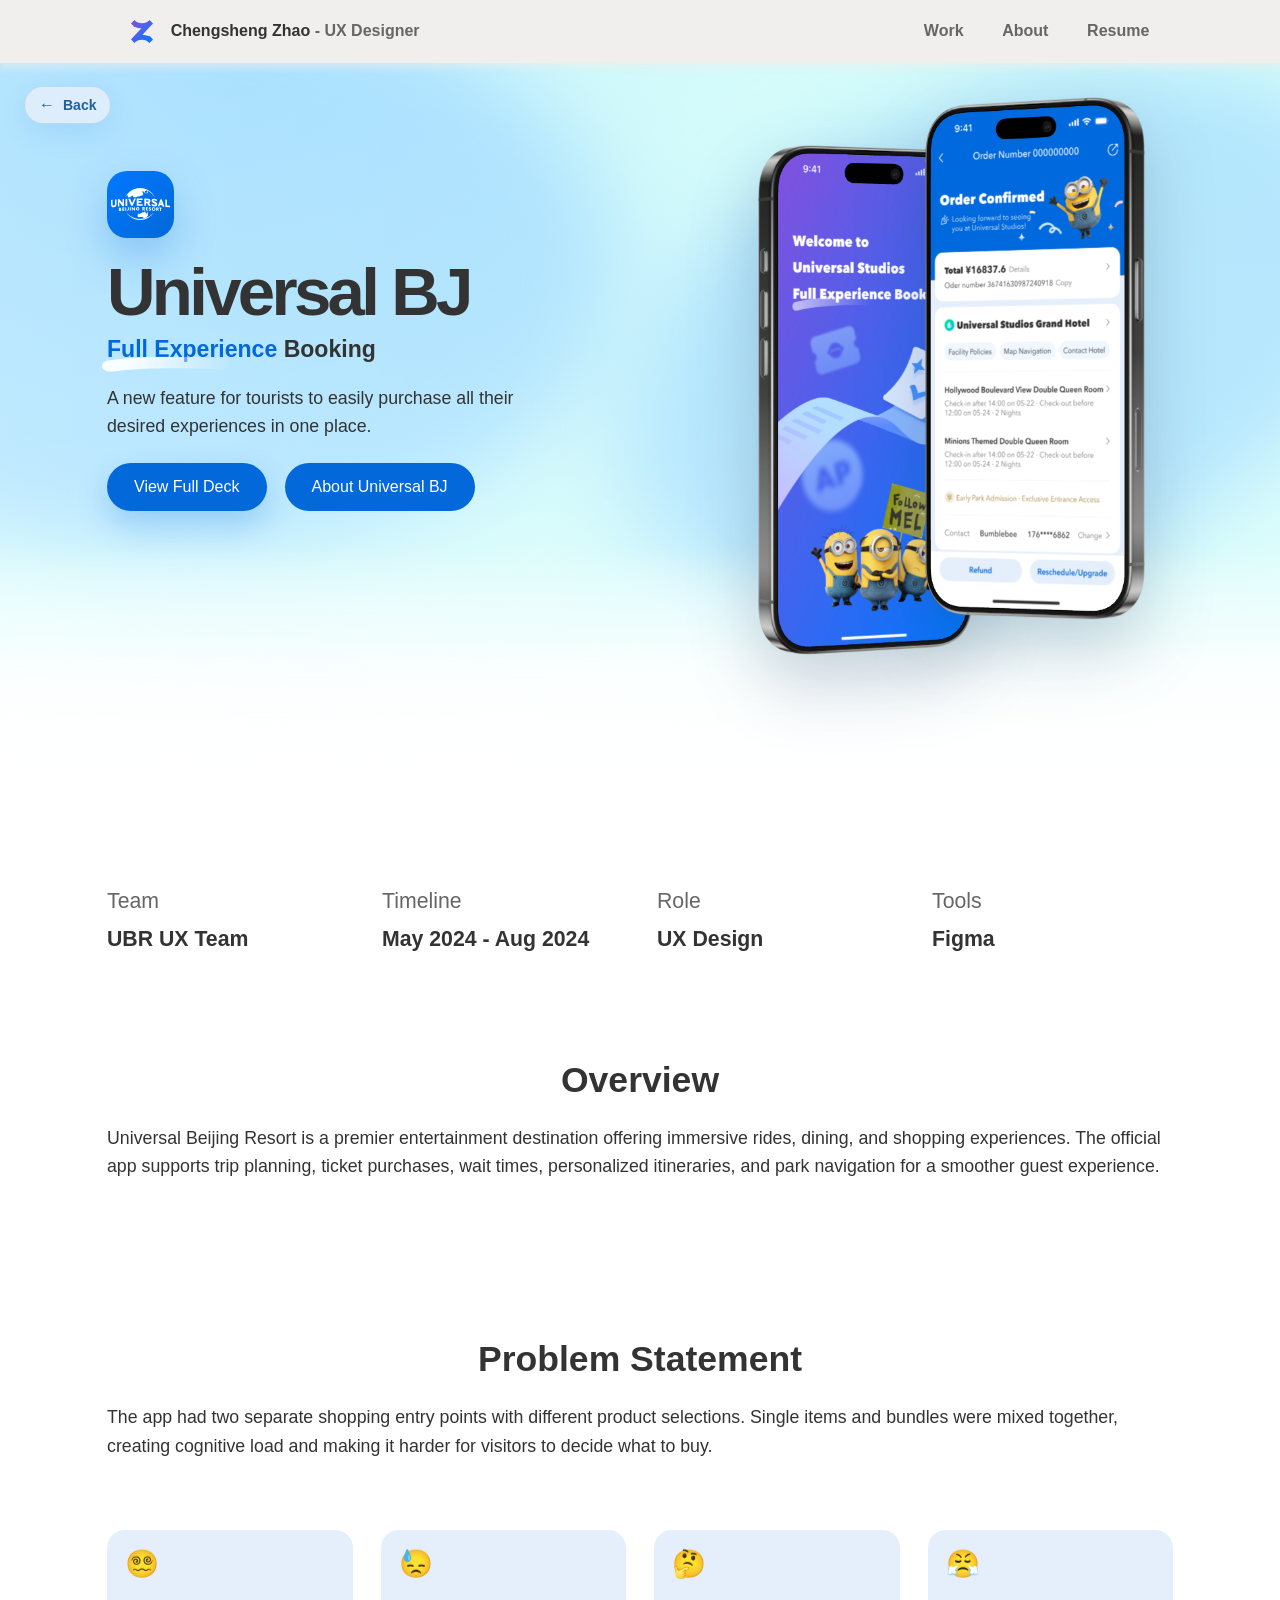
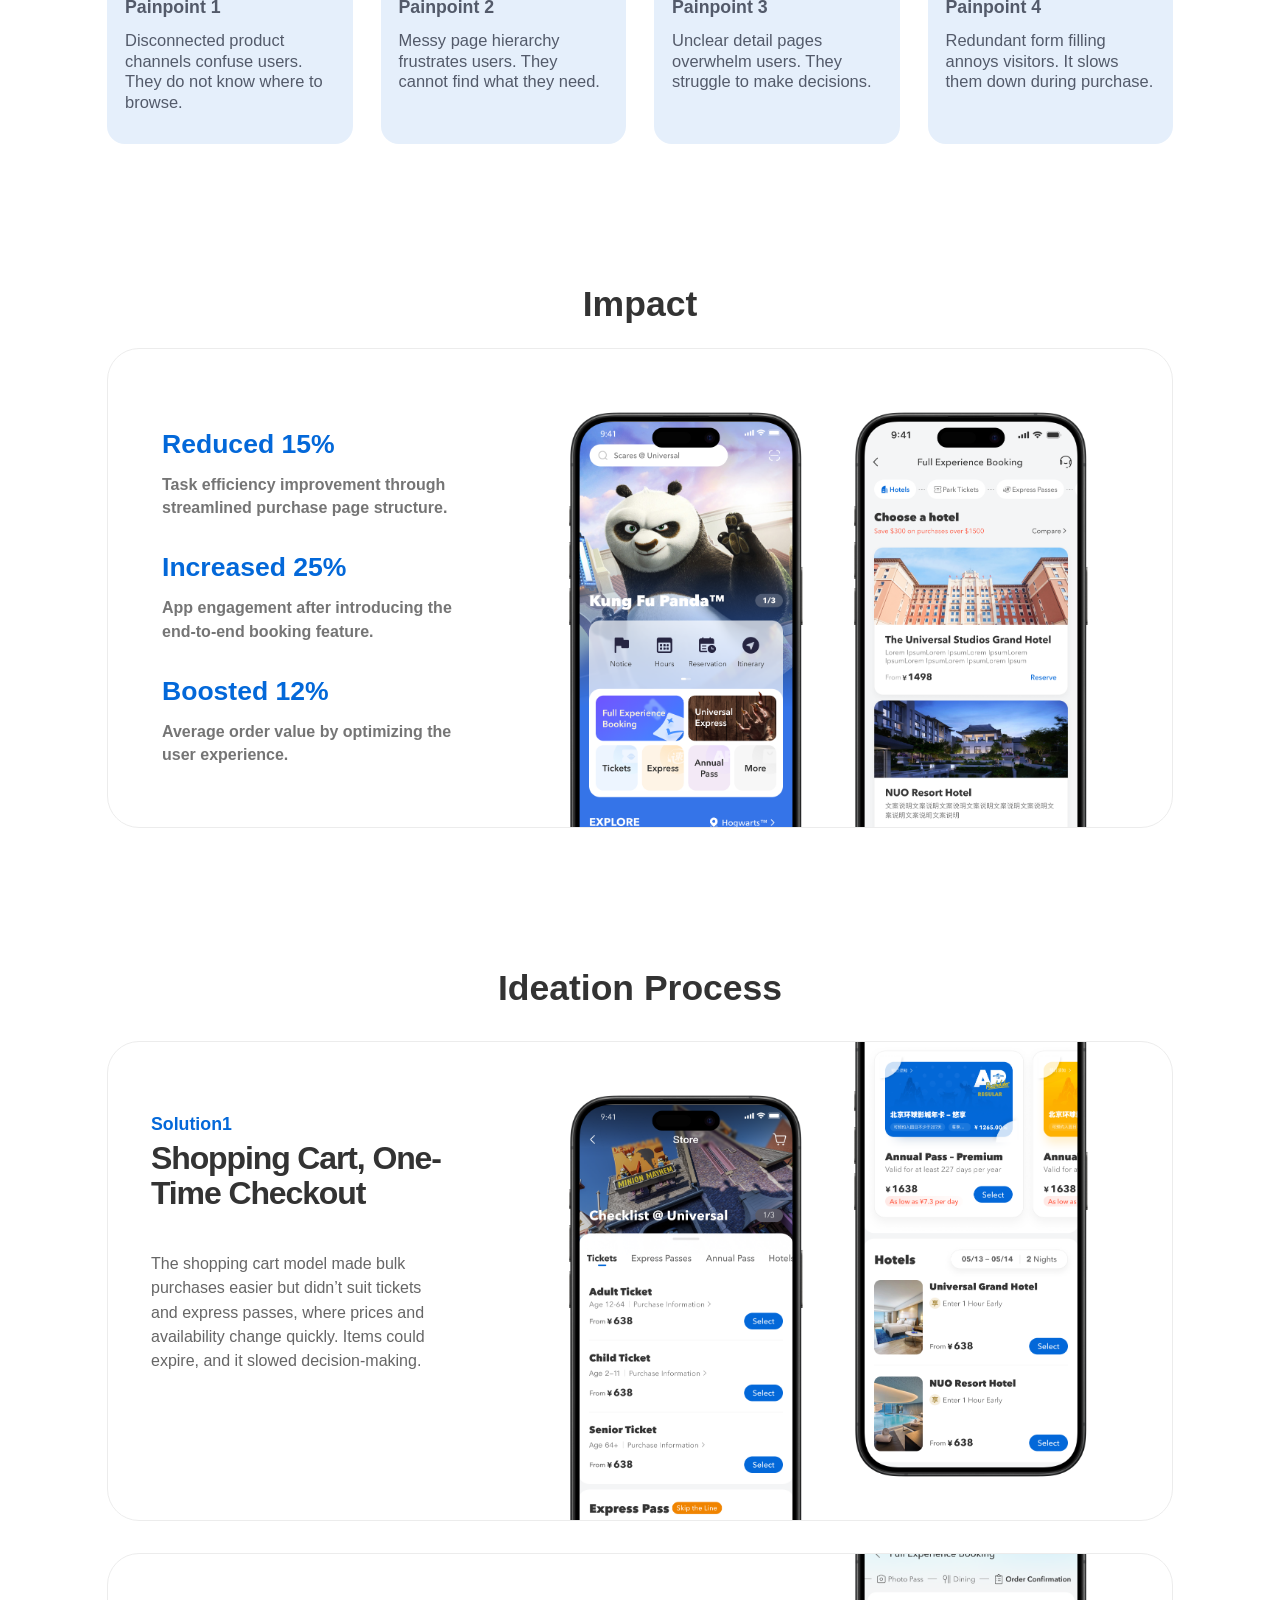
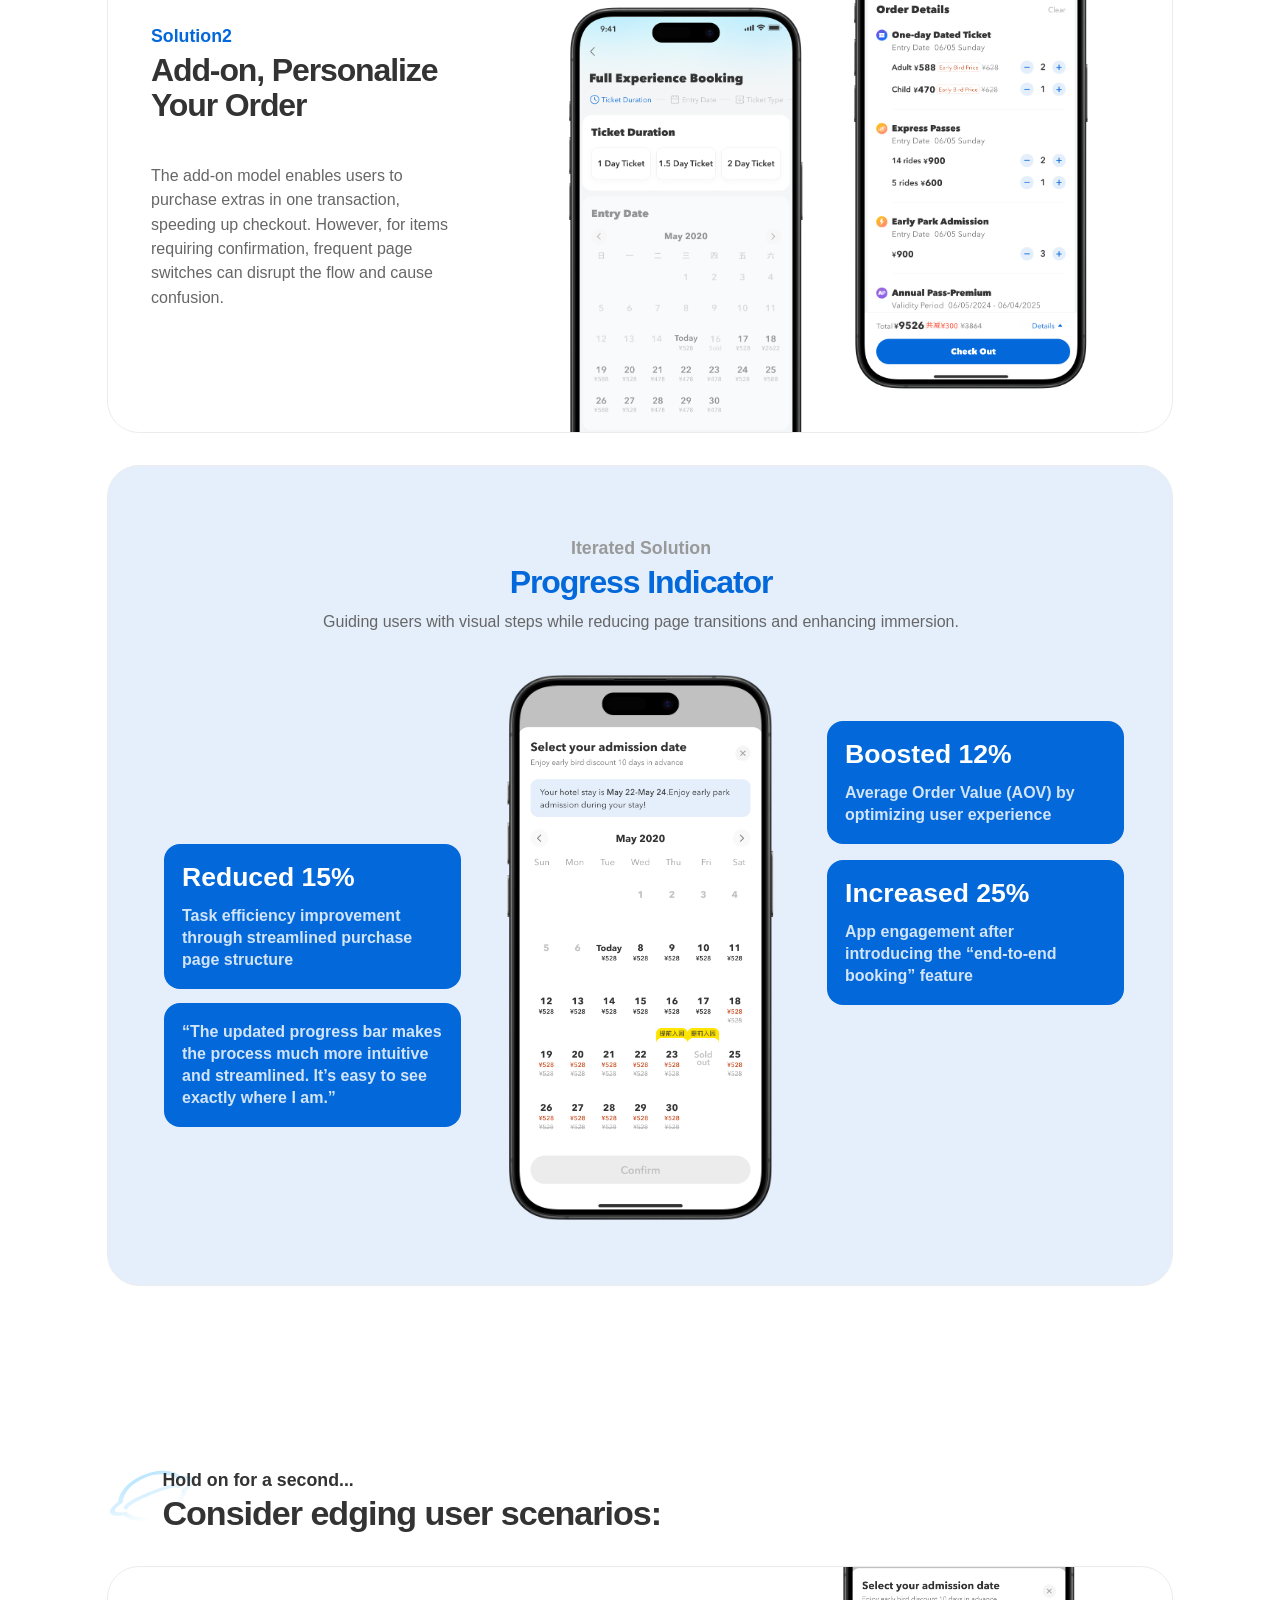
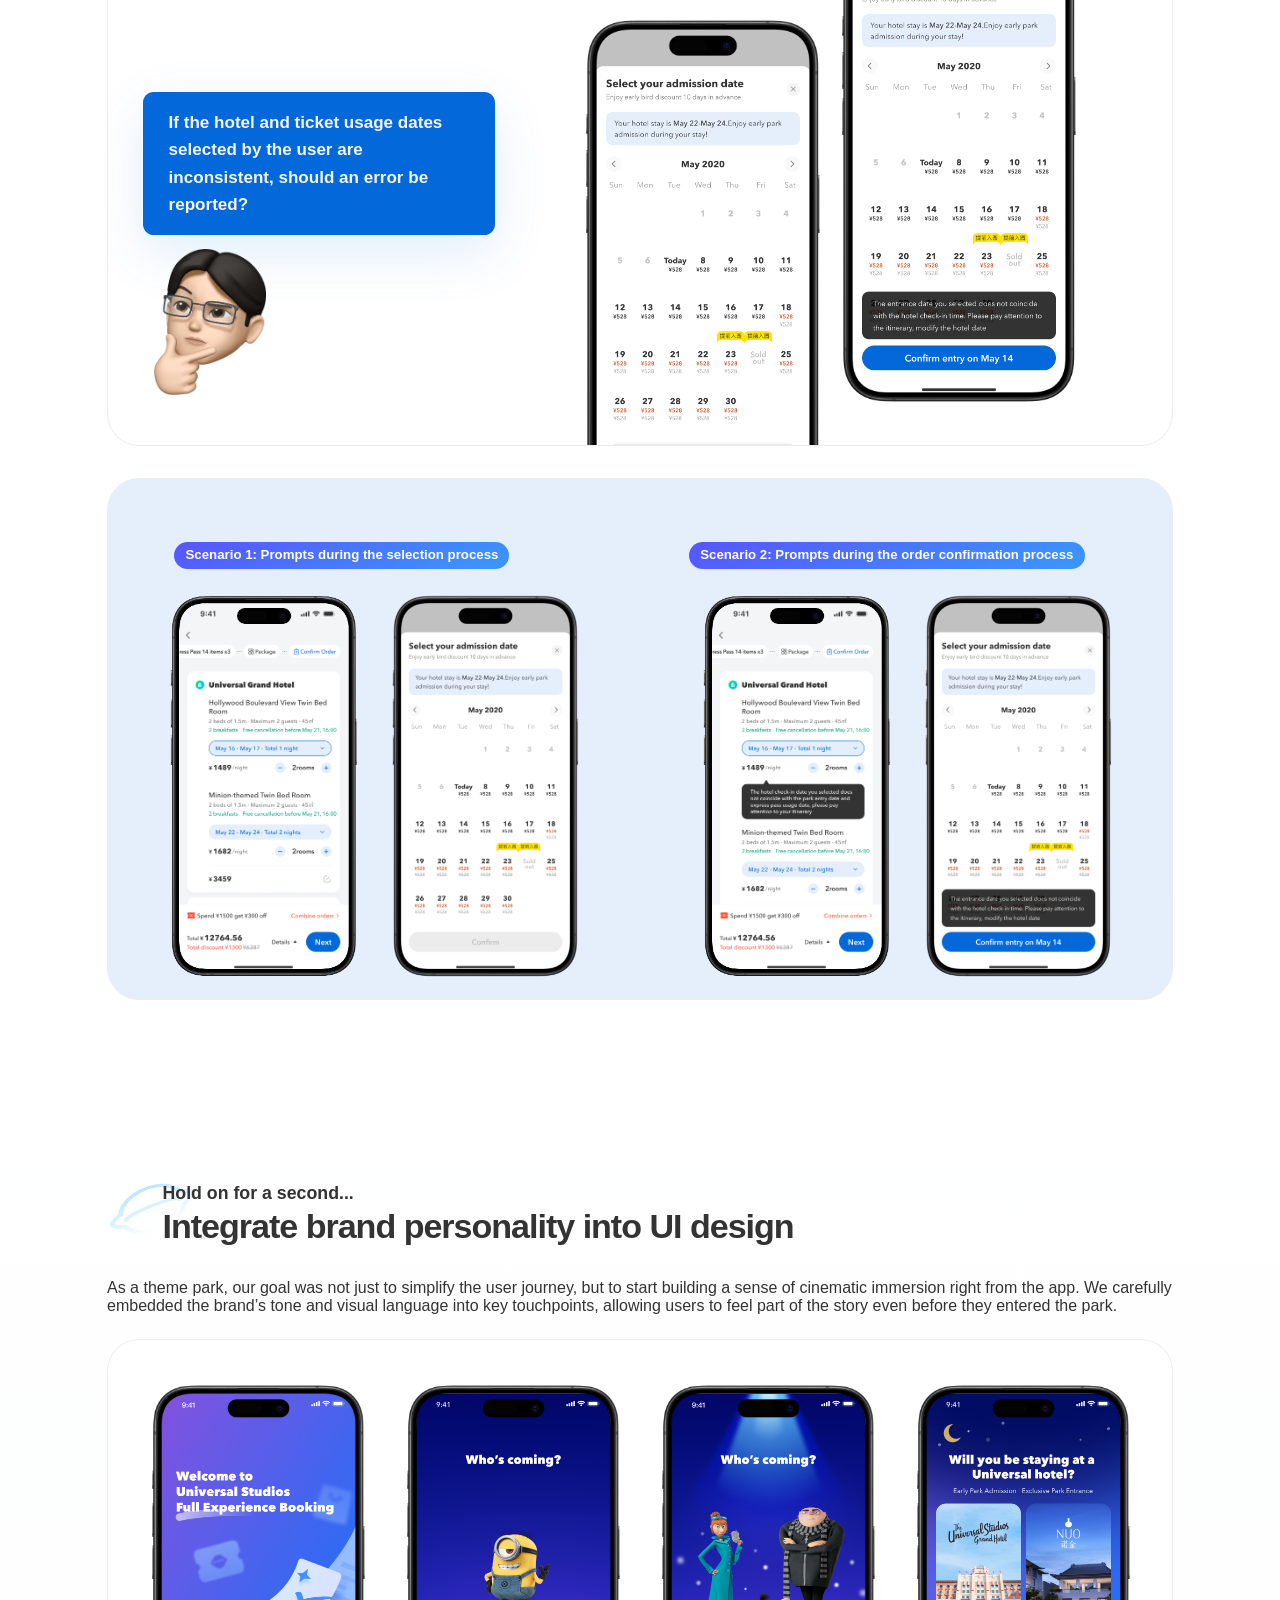
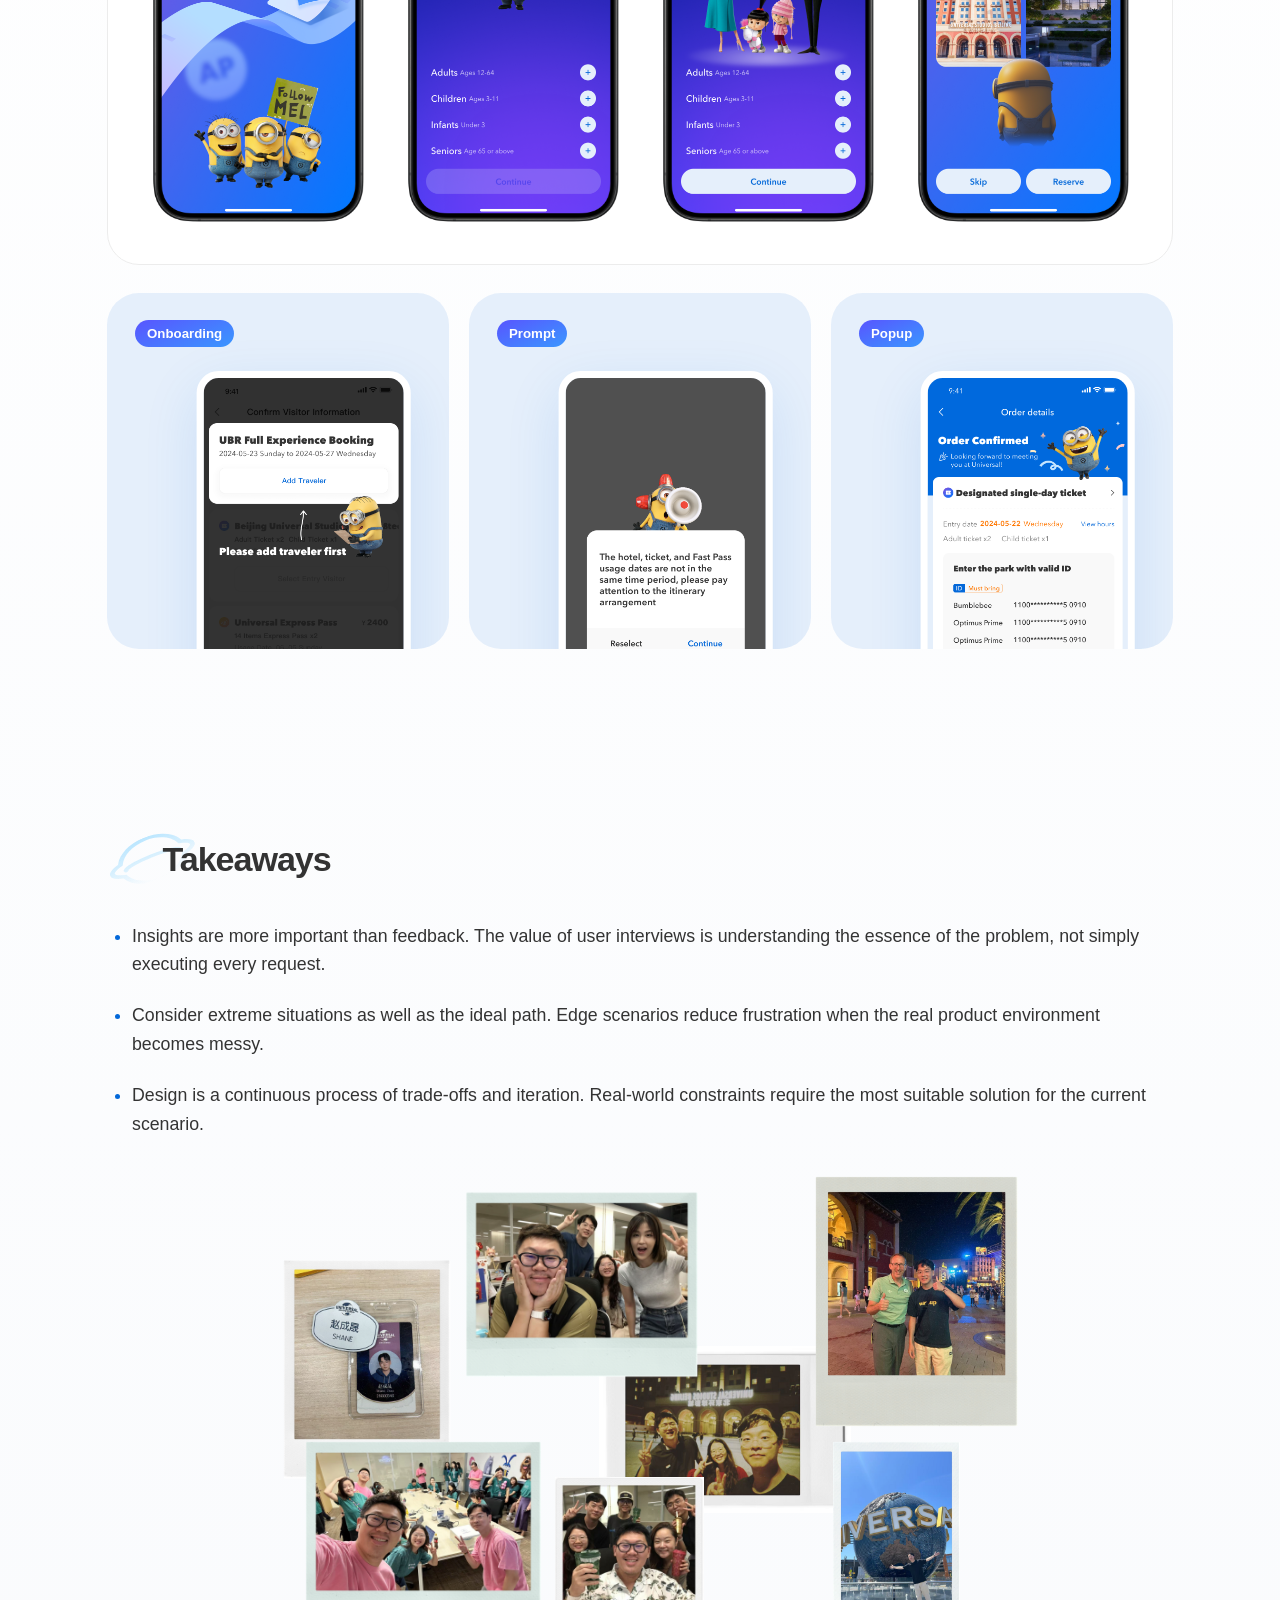
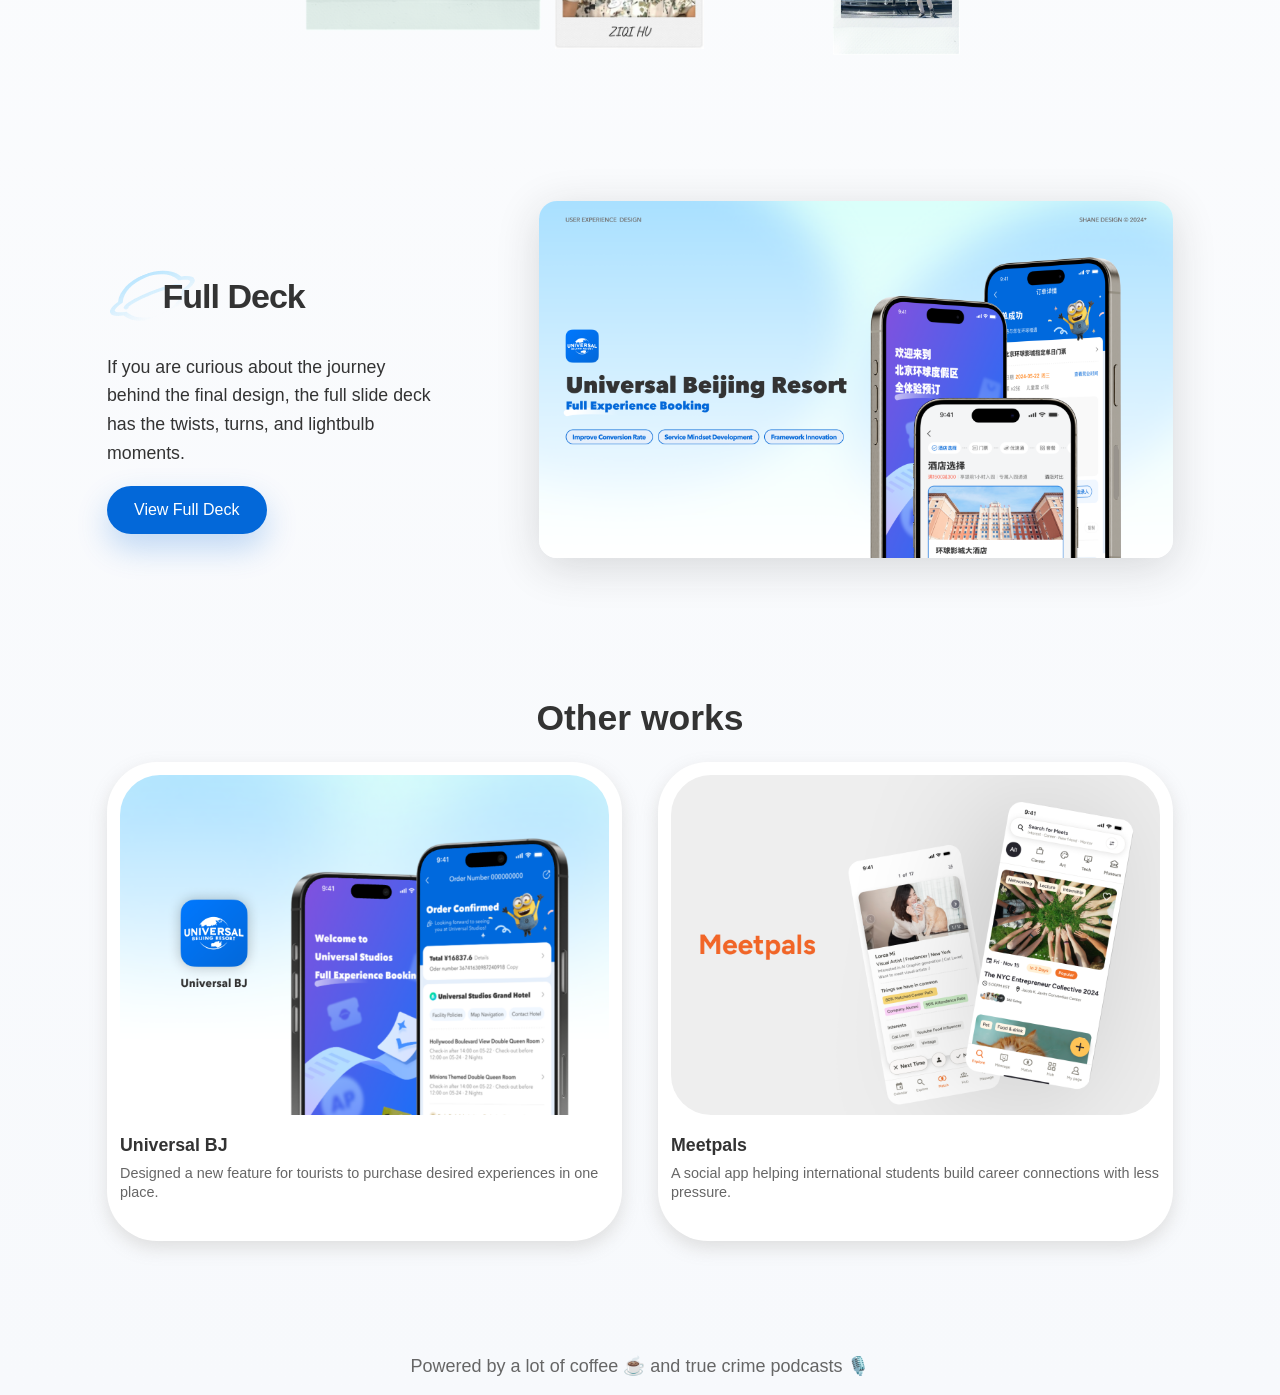
<file: universal-bj.html>
<!doctype html>
<html lang="en">
  <head>
    <meta charset="UTF-8" />
    <meta name="viewport" content="width=device-width, initial-scale=1.0" />
    <meta
      name="description"
      content="Universal BJ case study by Chengsheng Zhao, implemented from Figma as a responsive HTML portfolio page."
    />
    <title>Universal BJ | Chengsheng Zhao</title>
    <link rel="stylesheet" href="./styles.css" />
  </head>
  <body>
    <div class="cursor-glow" aria-hidden="true"></div>

    <header class="home-nav">
      <a class="brand" href="./index.html" aria-label="Chengsheng Zhao homepage">
        <img src="./assets/nav-mark.svg" alt="" aria-hidden="true" />
        <span><b>Chengsheng Zhao</b> <em>- UX Designer</em></span>
      </a>
      <nav aria-label="Primary navigation">
        <a href="./index.html#work" aria-label="Work">
          <span class="nav-label">Work</span>
          <svg class="nav-icon" viewBox="0 0 24 24" aria-hidden="true">
            <path d="M16 6V4a2 2 0 0 0-2-2h-4a2 2 0 0 0-2 2v2" />
            <path d="M3 7a2 2 0 0 1 2-2h14a2 2 0 0 1 2 2v11a2 2 0 0 1-2 2H5a2 2 0 0 1-2-2Z" />
            <path d="M3 12h18" />
            <path d="M12 12v2" />
          </svg>
        </a>
        <a href="./about.html" aria-label="About">
          <span class="nav-label">About</span>
          <svg class="nav-icon" viewBox="0 0 24 24" aria-hidden="true">
            <circle cx="12" cy="8" r="5" />
            <path d="M20 21a8 8 0 0 0-16 0" />
          </svg>
        </a>
        <a href="https://drive.google.com/file/d/1ox3oCSII4UHzKFThOGGNk9xDK1VFZd1A/view?usp=sharing" target="_blank" rel="noreferrer" aria-label="Resume">
          <span class="nav-label">Resume</span>
          <svg class="nav-icon" viewBox="0 0 24 24" aria-hidden="true">
            <path d="M15 2H6a2 2 0 0 0-2 2v16a2 2 0 0 0 2 2h12a2 2 0 0 0 2-2V7Z" />
            <path d="M14 2v4a2 2 0 0 0 2 2h4" />
            <path d="M10 9H8" />
            <path d="M16 13H8" />
            <path d="M16 17H8" />
          </svg>
        </a>
      </nav>
    </header>

    <a class="project-back" href="./index.html#work" aria-label="Back to case studies">
      <span aria-hidden="true">&larr;</span>
      Back
    </a>

    <main id="top">
      <section class="hero">
        <div class="hero-bg" aria-hidden="true"></div>
        <div class="wrap hero-grid">
          <div class="hero-copy reveal">
            <div class="app-logo" aria-label="Universal BJ logo">
              <img src="./assets/ubr-logo-shape.svg" alt="" aria-hidden="true" />
            </div>
            <h1>Universal BJ</h1>
            <p class="feature-line"><span>Full Experience</span> Booking</p>
            <p class="hero-text">
              A new feature for tourists to easily purchase all their desired
              experiences in one place.
            </p>
            <div class="hero-actions">
              <a class="button primary magnetic" href="#deck">View Full Deck</a>
              <a class="button secondary magnetic" href="#overview">About Universal BJ</a>
            </div>
          </div>

          <div class="hero-phones reveal" data-delay="120" aria-label="Universal BJ app preview">
            <div class="phone-crop phone-a">
              <img src="./assets/iphone16.png" alt="Universal BJ mobile app hero screen" />
            </div>
            <div class="phone-crop phone-b">
              <img src="./assets/iphone16.png" alt="Universal BJ mobile app booking screen" />
            </div>
          </div>
        </div>
      </section>

      <section class="meta wrap reveal" aria-label="Project information">
        <div>
          <span>Team</span>
          <strong>UBR UX Team</strong>
        </div>
        <div>
          <span>Timeline</span>
          <strong>May 2024 - Aug 2024</strong>
        </div>
        <div>
          <span>Role</span>
          <strong>UX Design</strong>
        </div>
        <div>
          <span>Tools</span>
          <strong>Figma</strong>
        </div>
      </section>

      <section id="overview" class="section wrap narrow reveal">
        <p class="section-kicker">Overview</p>
        <p class="lead">
          Universal Beijing Resort is a premier entertainment destination offering
          immersive rides, dining, and shopping experiences. The official app supports
          trip planning, ticket purchases, wait times, personalized itineraries, and
          park navigation for a smoother guest experience.
        </p>
      </section>

      <section class="section wrap">
        <div class="section-head reveal">
          <p class="section-kicker">Problem Statement</p>
          <p>
            The app had two separate shopping entry points with different product
            selections. Single items and bundles were mixed together, creating cognitive
            load and making it harder for visitors to decide what to buy.
          </p>
        </div>

        <div class="pain-grid">
          <article class="pain-card reveal" data-delay="0">
            <span class="emoji" aria-hidden="true">😵‍💫</span>
            <h3>Painpoint 1</h3>
            <p>Disconnected product channels confuse users. They do not know where to browse.</p>
          </article>
          <article class="pain-card reveal" data-delay="80">
            <span class="emoji" aria-hidden="true">😓</span>
            <h3>Painpoint 2</h3>
            <p>Messy page hierarchy frustrates users. They cannot find what they need.</p>
          </article>
          <article class="pain-card reveal" data-delay="160">
            <span class="emoji" aria-hidden="true">🤔</span>
            <h3>Painpoint 3</h3>
            <p>Unclear detail pages overwhelm users. They struggle to make decisions.</p>
          </article>
          <article class="pain-card reveal" data-delay="240">
            <span class="emoji" aria-hidden="true">😤</span>
            <h3>Painpoint 4</h3>
            <p>Redundant form filling annoys visitors. It slows them down during purchase.</p>
          </article>
        </div>
      </section>

      <section id="work" class="section wrap">
        <p class="section-kicker reveal">Impact</p>
        <div class="impact-panel reveal">
          <div class="frame-canvas">
            <div class="impact-copy">
              <div>
                <strong>Reduced 15%</strong>
                <p>Task efficiency improvement through streamlined purchase page structure.</p>
              </div>
              <div>
                <strong>Increased 25%</strong>
                <p>App engagement after introducing the end-to-end booking feature.</p>
              </div>
              <div>
                <strong>Boosted 12%</strong>
                <p>Average order value by optimizing the user experience.</p>
              </div>
            </div>
            <div class="device-row impact-devices">
              <figure class="device tilt-card">
                <img class="screen" src="./assets/screen-impact-1.png" alt="Universal BJ impact screen" />
                <img class="frame" src="./assets/iphone15.png" alt="" aria-hidden="true" />
              </figure>
              <figure class="device tilt-card">
                <img class="screen" src="./assets/screen-impact-2.png" alt="Universal BJ purchase flow screen" />
                <img class="frame" src="./assets/iphone15.png" alt="" aria-hidden="true" />
              </figure>
            </div>
          </div>
        </div>
      </section>

      <section class="section wrap">
        <p class="section-kicker reveal">Ideation Process</p>
        <div class="solution-card reveal">
          <div class="frame-canvas">
            <div class="solution-copy">
              <span>Solution1</span>
              <h2>Shopping Cart, One-Time Checkout</h2>
              <p>
                The shopping cart model made bulk purchases easier but didn’t suit tickets
                and express passes, where prices and availability change quickly. Items could
                expire, and it slowed decision-making.
              </p>
            </div>
            <div class="device-row solution-devices">
              <figure class="device">
                <img class="screen" src="./assets/screen-solution1-a.png" alt="Shopping cart solution screen" />
                <img class="frame" src="./assets/iphone15.png" alt="" aria-hidden="true" />
              </figure>
              <figure class="device raised">
                <img class="screen" src="./assets/screen-solution1-b.png" alt="Checkout solution screen" />
                <img class="frame" src="./assets/iphone15.png" alt="" aria-hidden="true" />
              </figure>
            </div>
          </div>
        </div>

        <div class="solution-card reveal">
          <div class="frame-canvas">
            <div class="solution-copy">
              <span>Solution2</span>
              <h2>Add-on, Personalize Your Order</h2>
              <p>
                The add-on model enables users to purchase extras in one transaction,
                speeding up checkout. However, for items requiring confirmation, frequent
                page switches can disrupt the flow and cause confusion.
              </p>
            </div>
            <div class="device-row solution-devices">
              <figure class="device">
                <img class="screen" src="./assets/screen-solution2-a.png" alt="Add-on solution screen" />
                <img class="frame" src="./assets/iphone15.png" alt="" aria-hidden="true" />
              </figure>
              <figure class="device raised">
                <img class="screen" src="./assets/screen-solution2-b.png" alt="Personalized order solution screen" />
                <img class="frame" src="./assets/iphone15.png" alt="" aria-hidden="true" />
              </figure>
            </div>
          </div>
        </div>

        <div class="iterated-card reveal">
          <div class="frame-canvas">
            <div class="iterated-heading">
              <span>Iterated Solution</span>
              <h2>Progress Indicator</h2>
              <p>Guiding users with visual steps while reducing page transitions and enhancing immersion.</p>
            </div>
            <figure class="device iterated-device">
              <img class="screen" src="./assets/screen-iterated-main.png" alt="Progress indicator iterated solution screen" />
              <img class="frame" src="./assets/iphone15.png" alt="" aria-hidden="true" />
            </figure>
            <div class="result-card right top">
              <strong>Boosted 12%</strong>
              <p>Average Order Value (AOV) by optimizing user experience</p>
            </div>
            <div class="result-card right bottom">
              <strong>Increased 25%</strong>
              <p>App engagement after introducing the “end-to-end booking” feature</p>
            </div>
            <div class="result-card left middle">
              <strong>Reduced 15%</strong>
              <p>Task efficiency improvement through streamlined purchase page structure</p>
            </div>
            <div class="quote-card left low">
              “The updated progress bar makes the process much more intuitive and streamlined.
              It’s easy to see exactly where I am.”
            </div>
          </div>
        </div>
      </section>

      <section class="section wrap">
        <div class="chapter reveal">
          <img class="chapter-icon-img" src="./assets/icon-edge.svg" alt="" aria-hidden="true" />
          <div>
            <p class="chapter-subtitle">Hold on for a second...</p>
            <h2>Consider edging user scenarios:</h2>
          </div>
        </div>

        <div class="blue-panel reveal">
          <div class="frame-canvas">
            <div class="note-stack">
              <div class="note-card">
                If the hotel and ticket usage dates selected by the user are inconsistent,
                should an error be reported?
              </div>
              <img src="./assets/edge-person.png" alt="" aria-hidden="true" />
            </div>
            <div class="device-row compact">
              <figure class="device">
                <img class="screen" src="./assets/screen-iterated-main.png" alt="Edge case date selection screen" />
                <img class="frame" src="./assets/iphone15.png" alt="" aria-hidden="true" />
              </figure>
              <figure class="device raised">
                <img class="screen" src="./assets/screen-edge-a.png" alt="Edge case confirmation screen" />
                <img class="frame" src="./assets/iphone15.png" alt="" aria-hidden="true" />
              </figure>
            </div>
          </div>
        </div>

        <div class="edge-compare reveal">
          <div class="frame-canvas">
            <div class="compare-label">Scenario 1: Prompts during the selection process</div>
            <div class="compare-label">Scenario 2: Prompts during the order confirmation process</div>
            <div class="device-row compact">
              <figure class="device small-device">
                <img class="screen" src="./assets/screen-edge-b.png" alt="Before edge case screen one" />
                <img class="frame" src="./assets/iphone15.png" alt="" aria-hidden="true" />
              </figure>
              <figure class="device small-device">
                <img class="screen" src="./assets/screen-iterated-main.png" alt="Before edge case screen two" />
                <img class="frame" src="./assets/iphone15.png" alt="" aria-hidden="true" />
              </figure>
            </div>
            <div class="device-row compact">
              <figure class="device small-device">
                <img class="screen" src="./assets/screen-edge-c.png" alt="After edge case screen one" />
                <img class="frame" src="./assets/iphone15.png" alt="" aria-hidden="true" />
              </figure>
              <figure class="device small-device">
                <img class="screen" src="./assets/screen-edge-a.png" alt="After edge case screen two" />
                <img class="frame" src="./assets/iphone15.png" alt="" aria-hidden="true" />
              </figure>
            </div>
          </div>
        </div>
      </section>

      <section class="section wrap">
        <div class="chapter reveal">
          <img class="chapter-icon-img" src="./assets/icon-brand.svg" alt="" aria-hidden="true" />
          <div>
            <p class="chapter-subtitle">Hold on for a second...</p>
            <h2>Integrate brand personality into UI design</h2>
          </div>
        </div>
        <p class="chapter-body reveal">
          As a theme park, our goal was not just to simplify the user journey, but to start
          building a sense of cinematic immersion right from the app. We carefully embedded
          the brand’s tone and visual language into key touchpoints, allowing users to feel
          part of the story even before they entered the park.
        </p>

        <div class="brand-gallery reveal">
          <div class="gallery-canvas">
            <figure class="device">
              <img class="screen" src="./assets/screen-brand-1.png" alt="Brand UI screen one" />
              <img class="frame" src="./assets/iphone15.png" alt="" aria-hidden="true" />
            </figure>
            <figure class="device">
              <img class="screen" src="./assets/screen-brand-2.png" alt="Brand UI screen two" />
              <img class="frame" src="./assets/iphone15.png" alt="" aria-hidden="true" />
            </figure>
            <figure class="device">
              <img class="screen" src="./assets/screen-brand-3.png" alt="Brand UI screen three" />
              <img class="frame" src="./assets/iphone15.png" alt="" aria-hidden="true" />
            </figure>
            <figure class="device">
              <img class="screen" src="./assets/screen-brand-4.png" alt="Brand UI screen four" />
              <img class="frame" src="./assets/iphone15.png" alt="" aria-hidden="true" />
            </figure>
          </div>
        </div>

        <div class="emotion-grid">
          <div class="emotion-canvas">
            <article class="emotion-card reveal">
              <span>Onboarding</span>
              <img src="./assets/emotion-1.png" alt="Onboarding emotional UI design" />
            </article>
            <article class="emotion-card reveal" data-delay="90">
              <span>Prompt</span>
              <img src="./assets/emotion-2.png" alt="Prompt emotional UI design" />
            </article>
            <article class="emotion-card reveal" data-delay="180">
              <span>Popup</span>
              <img src="./assets/emotion-3.png" alt="Popup emotional UI design" />
            </article>
          </div>
        </div>
      </section>

      <section id="about" class="section wrap">
        <div class="chapter reveal">
          <img class="chapter-icon-img" src="./assets/icon-takeaways.svg" alt="" aria-hidden="true" />
          <h2>Takeaways</h2>
        </div>
        <div class="takeaway-grid">
          <ul class="takeaways reveal">
            <li>
              Insights are more important than feedback. The value of user interviews is
              understanding the essence of the problem, not simply executing every request.
            </li>
            <li>
              Consider extreme situations as well as the ideal path. Edge scenarios reduce
              frustration when the real product environment becomes messy.
            </li>
            <li>
              Design is a continuous process of trade-offs and iteration. Real-world
              constraints require the most suitable solution for the current scenario.
            </li>
          </ul>
          <div class="polaroids reveal" data-delay="120" aria-label="Research moments collage">
            <div class="polaroid-canvas">
              <img src="./assets/takeaway-photo-1.png" alt="Universal Beijing research photo" />
              <img src="./assets/takeaway-photo-2.png" alt="Field research photo" />
              <span class="polaroid-crop p5"><img src="./assets/takeaway-polaroid-5.png" alt="Research moment photo" /></span>
              <span class="polaroid-crop p12"><img src="./assets/takeaway-polaroid-12.png" alt="Polaroid field photo" /></span>
              <span class="polaroid-crop p15"><img src="./assets/takeaway-polaroid-15.png" alt="Theme park research polaroid" /></span>
              <span class="polaroid-crop p31"><img src="./assets/takeaway-polaroid-31.png" alt="Team field research polaroid" /></span>
              <span class="polaroid-crop p3"><img src="./assets/takeaway-polaroid-3.png" alt="Workshop polaroid" /></span>
            </div>
          </div>
        </div>
      </section>

      <section id="deck" class="section wrap deck-section reveal">
        <div class="deck-copy">
          <div class="chapter compact-title">
            <img class="chapter-icon-img" src="./assets/icon-deck.svg" alt="" aria-hidden="true" />
            <h2>Full Deck</h2>
          </div>
          <p>
            If you are curious about the journey behind the final design, the full slide
            deck has the twists, turns, and lightbulb moments.
          </p>
          <a class="button primary magnetic" href="#top">View Full Deck</a>
        </div>
        <img class="deck-preview tilt-card" src="./assets/deck-preview.png" alt="Universal BJ full deck preview" />
      </section>

      <section class="section wrap other-section">
        <p class="section-kicker reveal">Other works</p>
        <div class="other-grid">
          <article class="work-card reveal tilt-card">
            <img src="./assets/other-ubr.png" alt="Universal BJ project thumbnail" />
            <h3>Universal BJ</h3>
            <p>Designed a new feature for tourists to purchase desired experiences in one place.</p>
          </article>
          <a class="work-card reveal tilt-card" data-delay="120" href="./meispace.html" aria-label="Open MeiSpace case study">
            <img src="./assets/other-meetpals.png" alt="Meetpals project thumbnail" />
            <h3>Meetpals</h3>
            <p>A social app helping international students build career connections with less pressure.</p>
          </a>
        </div>
      </section>
    </main>

    <footer id="contact" class="site-footer">
      <p>Powered by a lot of coffee ☕️ and true crime podcasts 🎙️</p>
    </footer>

    <script src="./script.js"></script>
  </body>
</html>
</file>
<file: homepage.css>
:root {
  --paper: #f0efed;
  --ink: #000;
  --soft-ink: #333;
  --muted: #666;
  --line: #d9d9d9;
  --green: #0a8046;
  --gradient: linear-gradient(173deg, #884fdd 4.72%, #0078ff 100%);
  --font: "Figtree", "Avenir Next", "Helvetica Neue", Arial, sans-serif;
}

* {
  box-sizing: border-box;
}

html {
  scroll-behavior: smooth;
}

body {
  min-width: 320px;
  margin: 0;
  color: var(--ink);
  font-family: var(--font);
  background: var(--paper);
  overflow-x: hidden;
}

img {
  display: block;
  max-width: 100%;
}

a {
  color: inherit;
  text-decoration: none;
}

.home-nav {
  position: sticky;
  top: 0;
  z-index: 20;
  display: flex;
  align-items: center;
  justify-content: space-between;
  height: 62.667px;
  padding: 20px 130.667px;
  background: var(--paper);
  box-shadow: 0 6.667px 6.667px rgba(240, 239, 237, 0.5);
}

.brand,
.home-nav nav {
  display: flex;
  align-items: center;
}

.brand {
  gap: 17.333px;
  font-size: 16px;
  font-weight: 600;
  white-space: nowrap;
}

.brand img {
  width: 22.667px;
  height: 22.667px;
}

.brand em {
  color: var(--muted);
  font-style: normal;
}

.home-nav nav {
  gap: 38.667px;
  color: #666666;
  font-size: 16px;
  font-weight: 600;
}

.home-nav nav a {
  display: inline-flex;
  align-items: center;
  justify-content: center;
}

.nav-icon {
  display: none;
  width: 24px;
  height: 24px;
  fill: none;
  stroke: currentColor;
  stroke-linecap: round;
  stroke-linejoin: round;
  stroke-width: 2;
}

.home-shell {
  width: min(1026.667px, calc(100% - 40px));
  margin: clamp(72px, 11vh, 128px) auto 0;
}

.intro-section {
  display: flex;
  flex-direction: column;
  gap: clamp(24px, 4vh, 40px);
}

.intro-section h1 {
  width: 100%;
  margin: 0;
  font-size: 42.667px;
  font-weight: 600;
  line-height: 1.195;
  letter-spacing: -0.01em;
  overflow-wrap: anywhere;
}

.intro-section h1 span {
  color: transparent;
  background: linear-gradient(115deg, #884fdd 0%, #2f6cff 28%, #00a6ff 48%, #884fdd 68%, #0078ff 100%);
  background-size: 240% 100%;
  background-clip: text;
  -webkit-background-clip: text;
  animation: gradient-shimmer 7s ease-in-out infinite;
}

@keyframes gradient-shimmer {
  0% {
    background-position: 0% 50%;
  }

  50% {
    background-position: 100% 50%;
  }

  100% {
    background-position: 0% 50%;
  }
}

.mobile-title-break {
  display: none;
}

.intro-actions {
  display: flex;
  align-items: center;
  gap: 40px;
}

.touch-button {
  display: inline-flex;
  align-items: center;
  justify-content: center;
  min-width: 163px;
  min-height: 46px;
  padding: 9px 20px;
  border: 0.667px solid var(--line);
  border-radius: 666.667px;
  background: #fff;
  color: #111;
  font-size: 21.333px;
  font-weight: 600;
}

.availability {
  display: flex;
  align-items: center;
  gap: 12px;
  width: auto;
  margin: 0;
  color: var(--green);
  font-size: 21.333px;
  font-weight: 600;
  white-space: nowrap;
}

.availability i {
  position: relative;
  width: 10px;
  height: 10px;
  border-radius: 50%;
  background: #0ee06e;
  box-shadow: 0 0 0 6px rgba(14, 224, 110, 0.2);
}

.availability i::before,
.availability i::after {
  position: absolute;
  inset: -8px;
  border-radius: 50%;
  background: rgba(14, 224, 110, 0.22);
  content: "";
  transform: scale(0.72);
  animation: availability-pulse 2.4s ease-out infinite;
}

.availability i::after {
  animation-delay: 0.8s;
}

@keyframes availability-pulse {
  0% {
    opacity: 0.72;
    transform: scale(0.72);
  }

  70% {
    opacity: 0;
    transform: scale(1.55);
  }

  100% {
    opacity: 0;
    transform: scale(1.55);
  }
}

.case-section {
  margin-top: clamp(48px, 7vh, 100px);
  --case-progress: 1;
}

.case-section.is-motion-ready {
  --case-progress: 0;
}

.section-copy {
  display: flex;
  flex-direction: column;
  gap: clamp(16px, 2.6vh, 26.667px);
}

.section-copy h2,
.contact-section h2 {
  margin: 0;
  font-size: 42.667px;
  font-weight: 700;
  line-height: 1.195;
}

.section-copy p {
  margin: 0;
  color: var(--muted);
  font-size: 21.333px;
  font-weight: 500;
  line-height: 1.22;
  overflow-wrap: anywhere;
}

.case-grid {
  display: grid;
  grid-template-columns: repeat(2, 468px);
  gap: 45.333px 82.667px;
  margin-top: clamp(26px, 4vh, 45.333px);
  perspective: 1200px;
  transform-style: preserve-3d;
}

.case-card {
  --from-x: 0px;
  --from-y: 0px;
  --from-rot: 0deg;
  --from-scale: 1;
  --motion-left: calc((1 - var(--case-progress)) * var(--from-x));
  --motion-top: calc((1 - var(--case-progress)) * var(--from-y));
  --motion-rot: calc((1 - var(--case-progress)) * var(--from-rot));
  --motion-scale: calc(var(--case-progress) + ((1 - var(--case-progress)) * var(--from-scale)));
  --tag-bg: #f8f8f8;
  --tag-border: #d9d9d9;
  --tag-ink: var(--soft-ink);
  display: flex;
  flex-direction: column;
  gap: 20px;
  width: 468px;
  min-height: 542.667px;
  padding: 13.333px;
  border-radius: 25px;
  background: #fff;
  box-shadow: 0 6.667px 16.667px #d9d9d9;
  transform: translate3d(var(--motion-left), var(--motion-top), 0) rotate(var(--motion-rot)) scale(var(--motion-scale));
  transform-origin: center center;
  will-change: transform;
}

.case-card:nth-child(1) {
  --from-x: 22px;
  --from-y: 54px;
  --from-rot: -8deg;
  --from-scale: 1.06;
  --tag-bg: #edf6ff;
  --tag-border: #c9e2ff;
  --tag-ink: #1f5f9f;
  z-index: 1;
}

.case-card:nth-child(2) {
  --from-x: -226px;
  --from-y: 42px;
  --from-rot: 3deg;
  --from-scale: 1.06;
  --tag-bg: #fff1e8;
  --tag-border: #ffd7c1;
  --tag-ink: #a14c24;
  z-index: 3;
}

.case-card:nth-child(3) {
  --from-x: 168px;
  --from-y: -548px;
  --from-rot: -3deg;
  --from-scale: 1.1;
  --tag-bg: #f3efff;
  --tag-border: #ded3ff;
  --tag-ink: #6541a3;
  z-index: 2;
}

.case-card:nth-child(4) {
  --from-x: -34px;
  --from-y: -526px;
  --from-rot: 8deg;
  --from-scale: 1.06;
  --tag-bg: #fff0f4;
  --tag-border: #ffd5df;
  --tag-ink: #8f4b5c;
  z-index: 4;
}

.case-card img {
  width: 100%;
  height: 340px;
  border-radius: 20px;
  object-fit: cover;
}

.case-card h3 {
  margin: 0;
  color: var(--soft-ink);
  font-size: 26.67px;
  font-weight: 700;
  line-height: 1.2;
}

.case-card p {
  margin: 0;
  color: var(--muted);
  font-size: 18px;
  font-weight: 400;
  line-height: 1.2;
  overflow-wrap: anywhere;
}

.case-tags {
  display: flex;
  flex-wrap: wrap;
  gap: 8px;
  margin-top: auto;
}

.case-tags span {
  display: inline-flex;
  align-items: center;
  justify-content: center;
  min-height: 30px;
  padding: 6px 12px;
  border: 1px solid var(--tag-border);
  border-radius: 999px;
  color: var(--tag-ink);
  background: var(--tag-bg);
  font-size: 13px;
  font-weight: 500;
  line-height: 1;
  white-space: nowrap;
}

.contact-section {
  display: grid;
  grid-template-columns: 268px minmax(0, 669.333px);
  justify-content: space-between;
  align-items: start;
  margin-top: 200px;
  column-gap: 45px;
}

.contact-section h2 {
  color: var(--soft-ink);
  line-height: 1.2;
  white-space: nowrap;
}

.contact-links {
  --external-arrow: url("data:image/svg+xml,%3Csvg width='22' height='22' viewBox='0 0 22 22' fill='none' xmlns='http://www.w3.org/2000/svg'%3E%3Cpath d='M5.25 16.75L16.75 5.25M8 5.25H16.75V14' stroke='black' stroke-width='2.8' stroke-linecap='square' stroke-linejoin='miter'/%3E%3C/svg%3E");
  display: flex;
  flex-direction: column;
  gap: 26.667px;
}

.contact-links a {
  position: relative;
  display: grid;
  grid-template-columns: minmax(0, 1fr) 22px;
  gap: 13.333px 20px;
  align-items: center;
  color: var(--muted);
  transition: color 220ms ease;
}

.contact-links a::before {
  grid-column: 1 / -1;
  display: block;
  width: 100%;
  height: 0.667px;
  background: rgba(102, 102, 102, 0.56);
  content: "";
  transition: background-color 220ms ease, transform 220ms ease;
  transform-origin: left center;
}

.contact-links a span {
  display: block;
  min-height: 38px;
  font-size: 32px;
  font-weight: 600;
  line-height: 1.1875;
  transition: transform 220ms ease;
}

.contact-links i {
  position: relative;
  justify-self: end;
  width: 22px;
  height: 22px;
  background: var(--muted);
  -webkit-mask: var(--external-arrow) center / contain no-repeat;
  mask: var(--external-arrow) center / contain no-repeat;
  transition: background-color 220ms ease, transform 220ms ease;
}

.contact-links a:hover,
.contact-links a:focus-visible {
  color: var(--soft-ink);
}

.contact-links a:hover::before,
.contact-links a:focus-visible::before {
  background: rgba(51, 51, 51, 0.82);
  transform: scaleX(1.015);
}

.contact-links a:hover span,
.contact-links a:focus-visible span {
  transform: translateX(4px);
}

.contact-links a:hover i,
.contact-links a:focus-visible i {
  background: var(--soft-ink);
  transform: translate(4px, -4px);
}

footer {
  width: min(1026.667px, calc(100% - 40px));
  margin: 104px auto 18px;
  color: var(--muted);
  font-size: 18px;
  font-weight: 500;
  line-height: 1.18;
  text-align: center;
}

@media (max-width: 1120px) {
  .home-nav {
    padding-inline: 40px;
  }

  .case-grid {
    grid-template-columns: repeat(2, minmax(0, 1fr));
    gap: 45px;
  }

  .case-card {
    width: 100%;
  }

  .case-card:nth-child(n) {
    --from-x: 0px;
    --from-y: 0px;
    --from-rot: 0deg;
    --from-scale: 1;
  }
}

@media (max-width: 980px) {
  .home-nav {
    height: auto;
    padding: 12px 24px;
  }

  .brand {
    gap: 0;
  }

  .brand span {
    display: none;
  }

  .home-nav nav {
    display: flex;
    gap: 8px;
  }

  .home-nav nav a {
    width: 40px;
    height: 40px;
    border-radius: 50%;
    color: #666666;
    transition: background-color 180ms ease, color 180ms ease;
  }

  .home-nav nav a:hover,
  .home-nav nav a:focus-visible {
    background: rgba(0, 0, 0, 0.06);
    color: var(--soft-ink);
  }

  .nav-label {
    display: none;
  }

  .nav-icon {
    display: block;
  }

  .home-shell {
    width: calc(100vw - 48px);
    max-width: calc(100vw - 48px);
    margin-top: 72px;
  }

  .intro-section h1,
  .section-copy h2,
  .contact-section h2 {
    font-size: clamp(28px, 7.6vw, 32px);
  }

  .mobile-title-break {
    display: block;
  }

  .intro-actions {
    align-items: flex-start;
    flex-direction: column;
    gap: 18px;
  }

  .case-grid,
  .contact-section {
    grid-template-columns: 1fr;
  }

  .contact-section {
    gap: 28px;
    margin-top: 144px;
  }

  .case-card {
    width: 100%;
    min-height: auto;
    border-radius: 17px;
  }

  .case-card img {
    height: auto;
    aspect-ratio: 441.334 / 340;
    border-radius: 13px;
  }

  .contact-links {
    width: 100%;
    max-width: calc(100vw - 48px);
  }

  .contact-links a {
    grid-template-columns: 1fr;
    width: calc(100vw - 48px);
    max-width: calc(100vw - 48px);
  }

  .contact-links a span {
    display: flex;
    align-items: center;
    justify-content: flex-start;
    gap: 16px;
    width: calc(100vw - 48px);
    max-width: calc(100vw - 48px);
    min-height: 34px;
    font-size: clamp(26px, 7vw, 32px);
  }

  .contact-links a span::after {
    display: block;
    flex: 0 0 auto;
    width: 22px;
    height: 22px;
    background: var(--muted);
    -webkit-mask: var(--external-arrow) center / contain no-repeat;
    mask: var(--external-arrow) center / contain no-repeat;
    content: "";
    transition: background-color 220ms ease, transform 220ms ease;
  }

  .contact-links a:hover span::after,
  .contact-links a:focus-visible span::after {
    background: var(--soft-ink);
    transform: translate(4px, -4px);
  }

  .contact-links i {
    display: none;
  }

  footer {
    width: calc(100vw - 48px);
    max-width: calc(100vw - 48px);
  }
}

@media (prefers-reduced-motion: reduce) {
  .intro-section h1 span,
  .availability i::before,
  .availability i::after {
    animation: none;
  }

  .contact-links a,
  .contact-links a::before,
  .contact-links a span,
  .contact-links i,
  .contact-links a span::after {
    transition: none;
  }
}
</file>
<file: about.css>
:root {
  --paper: #f0efed;
  --ink: #333;
  --muted: #666;
  --caption: #757575;
  --font: "Figtree", "Avenir Next", "Helvetica Neue", Arial, sans-serif;
}

* {
  box-sizing: border-box;
}

html {
  scroll-behavior: smooth;
}

body {
  min-width: 320px;
  margin: 0;
  color: var(--ink);
  font-family: var(--font);
  background: var(--paper);
  overflow-x: hidden;
}

img {
  display: block;
  max-width: 100%;
}

a {
  color: inherit;
  text-decoration: none;
}

.home-nav {
  position: sticky;
  top: 0;
  z-index: 20;
  display: flex;
  align-items: center;
  justify-content: space-between;
  height: 62.667px;
  padding: 20px 130.667px;
  background: var(--paper);
  box-shadow: 0 6.667px 6.667px rgba(240, 239, 237, 0.5);
}

.brand,
.home-nav nav {
  display: flex;
  align-items: center;
}

.brand {
  gap: 17.333px;
  font-size: 16px;
  font-weight: 600;
  white-space: nowrap;
}

.brand img {
  width: 22.667px;
  height: 22.667px;
}

.brand em {
  color: var(--muted);
  font-style: normal;
}

.home-nav nav {
  gap: 38.667px;
  color: #666666;
  font-size: 16px;
  font-weight: 600;
}

.home-nav nav a {
  display: inline-flex;
  align-items: center;
  justify-content: center;
}

.nav-icon {
  display: none;
  width: 24px;
  height: 24px;
  fill: none;
  stroke: currentColor;
  stroke-linecap: round;
  stroke-linejoin: round;
  stroke-width: 2;
}

main {
  padding-top: 113.778px;
}

.about-hero,
.experience-section,
.offline-section {
  width: min(1066.667px, calc(100% - 40px));
  margin-inline: auto;
}

.about-hero {
  display: grid;
  grid-template-columns: 487.16px 1fr;
  gap: 25.778px;
  align-items: center;
  min-height: 582.879px;
}

.polaroid-cloud {
  position: relative;
  width: 487.16px;
  height: 582.879px;
}

.polaroid {
  --angle: 0deg;
  --active-tilt: 0deg;
  position: absolute;
  display: flex;
  flex-direction: column;
  gap: 21.333px;
  width: 277.333px;
  margin: 0;
  padding: 21.333px 21.333px 42.667px;
  border-radius: 16px;
  background: #fff;
  box-shadow: 0 10.667px 26.667px #d9d9d9;
  cursor: pointer;
  outline: none;
  transform: rotate(var(--angle)) scale(1);
  transform-origin: 50% 50%;
  transition:
    opacity 260ms ease,
    filter 260ms ease,
    transform 360ms cubic-bezier(0.22, 1, 0.36, 1);
  user-select: none;
  will-change: transform, opacity, filter;
}

.polaroid:hover,
.polaroid:focus-visible {
  transform: rotate(var(--angle)) scale(1.025);
}

.polaroid:focus-visible {
  box-shadow:
    0 0 0 3px rgba(0, 120, 255, 0.28),
    0 10.667px 26.667px #d9d9d9;
}

.polaroid.is-switching {
  filter: drop-shadow(0 14px 22px rgba(0, 0, 0, 0.08));
  transform: rotate(calc(var(--angle) + var(--active-tilt))) scale(1.035) translateY(-8px);
}

.polaroid img {
  width: 234.667px;
  height: 312.889px;
  border-radius: 10.667px;
  object-fit: cover;
  transition: transform 360ms cubic-bezier(0.22, 1, 0.36, 1);
}

.polaroid figcaption {
  color: var(--muted);
  font-size: 17.067px;
  font-weight: 500;
  line-height: 1.18;
}

.polaroid.is-back {
  z-index: 2;
}

.polaroid.is-mid {
  z-index: 3;
}

.polaroid.is-front {
  z-index: 4;
}

.polaroid.amc {
  left: 118px;
  top: 0;
  --angle: 0deg;
  --active-tilt: -1.2deg;
}

.polaroid.travel {
  left: 149.91px;
  top: 127.608px;
  --angle: 8.68deg;
  --active-tilt: 1.1deg;
}

.polaroid.marathon {
  left: 0;
  top: 58.01px;
  --angle: -6.59deg;
  --active-tilt: -1deg;
}

.polaroid.marathon img {
  object-position: 50% 50%;
}

.about-copy {
  display: flex;
  flex-direction: column;
  gap: 32px;
  min-width: 0;
}

.about-copy h1,
.experience-section h2,
.offline-section h2 {
  margin: 0;
  color: var(--ink);
  font-size: 34.133px;
  font-weight: 900;
  line-height: 1.2;
}

.about-copy h2 {
  width: 100%;
  height: 57.6px;
  margin: 10.667px 0 0;
  color: var(--ink);
  font-size: 25.6px;
  font-weight: 600;
  line-height: 1.125;
  overflow-wrap: anywhere;
}

.about-copy p {
  margin: 0;
  color: var(--caption);
  font-size: 21.333px;
  font-weight: 400;
  line-height: 1.2;
  overflow-wrap: anywhere;
}

.experience-section {
  margin-top: 106.667px;
}

.experience-section h2 {
  margin-bottom: 42.667px;
  font-weight: 700;
}

.experience-list {
  display: flex;
  flex-direction: column;
  gap: 21.333px;
}

.experience-list article {
  display: flex;
  align-items: center;
  justify-content: space-between;
  min-height: 62.667px;
  padding: 21.333px;
  border-radius: 21.333px;
  background: #fff;
  font-size: 17.067px;
  font-weight: 500;
  line-height: 1.18;
}

.experience-list time {
  color: var(--muted);
  white-space: nowrap;
}

.offline-section {
  margin-top: 106.667px;
}

.offline-section h2 {
  font-weight: 700;
}

.offline-section > p {
  margin: 27.556px 0 27.556px;
  color: var(--muted);
  font-size: 21.333px;
  font-weight: 400;
  line-height: 1.2;
}

.offline-collage {
  position: relative;
  width: 100%;
  aspect-ratio: 1066.667 / 635.556;
  height: auto;
}

.tile {
  position: absolute;
  overflow: hidden;
  border-radius: 21.333px;
  background: #111;
}

.tile img {
  position: absolute;
  max-width: none;
  width: 100%;
  height: 100%;
  object-fit: cover;
}

.run-medal {
  left: 0;
  top: 0;
  width: 37.547%;
  height: 62.433%;
  background: #000;
}

.run-medal img {
  left: 7.057%;
  top: -37%;
  width: 85.747%;
  height: 188.34%;
  object-position: center;
}

.studio {
  left: 40.283%;
  top: 0.028%;
  width: 28.916%;
  height: 32.028%;
}

.studio img {
  left: -0.114%;
  top: -48.997%;
  width: 100.288%;
  height: 202.622%;
  object-position: center;
}

.bread {
  left: 72.083%;
  top: 0;
  width: 27.881%;
  height: 62.433%;
}

.bread img {
  left: -8.09%;
  top: -49.8%;
  width: 162.53%;
  height: 264.85%;
  object-position: center;
}

.buffet {
  left: 40.283%;
  top: 35.972%;
  width: 28.916%;
  height: 26.434%;
}

.buffet img {
  left: -0.114%;
  top: -82.117%;
  width: 100.288%;
  height: 245.502%;
  object-position: center;
}

.ticket {
  left: 0;
  top: 67.973%;
  width: 37.583%;
  height: 32.028%;
}

.ticket img {
  left: 0;
  top: 0;
  object-position: 50% 44%;
}

.patches {
  left: 40.25%;
  top: 67.973%;
  width: 59.75%;
  height: 32.028%;
}

.patches img {
  left: 0;
  top: -58.515%;
  width: 100%;
  height: 234.926%;
  object-position: center;
}

footer {
  margin: 106.667px 0 18px;
  color: var(--muted);
  font-size: 18px;
  font-weight: 500;
  line-height: 1.18;
  text-align: center;
}

@media (max-width: 1120px) {
  .home-nav {
    padding-inline: 40px;
  }

  .about-hero {
    grid-template-columns: 1fr;
    justify-items: center;
  }

  .about-copy {
    max-width: 720px;
  }

}

@media (max-width: 760px) {
  .home-nav {
    height: auto;
    padding: 12px 24px;
  }

  .brand {
    gap: 0;
  }

  .brand span {
    display: none;
  }

  .home-nav nav {
    display: flex;
    gap: 8px;
  }

  .home-nav nav a {
    width: 40px;
    height: 40px;
    border-radius: 50%;
    color: #666666;
    transition: background-color 180ms ease, color 180ms ease;
  }

  .home-nav nav a:hover,
  .home-nav nav a:focus-visible {
    background: rgba(0, 0, 0, 0.06);
    color: var(--ink);
  }

  .nav-label {
    display: none;
  }

  .nav-icon {
    display: block;
  }

  main {
    padding-top: 72px;
  }

  .about-hero,
  .experience-section,
  .offline-section {
    width: calc(100% - 48px);
    max-width: calc(100vw - 48px);
  }

  .about-hero {
    justify-items: start;
    min-height: auto;
  }

  .polaroid-cloud {
    width: 100%;
    height: auto;
    aspect-ratio: 620 / 590;
    margin-bottom: 0;
    transform: none;
    transform-origin: center top;
  }

  .polaroid {
    gap: 3.441%;
    width: 44.731%;
    padding: 3.441% 3.441% 6.882%;
    border-radius: 12px;
  }

  .polaroid img {
    width: 100%;
    height: auto;
    aspect-ratio: 234.667 / 312.889;
    border-radius: 8px;
  }

  .polaroid figcaption {
    font-size: clamp(11px, 2.95vw, 17.067px);
  }

  .polaroid.amc {
    left: 28%;
    top: 0;
  }

  .polaroid.travel {
    left: 33%;
    top: 21.628%;
  }

  .polaroid.marathon {
    left: 9%;
    top: 9.832%;
  }

  .about-copy {
    width: calc(100vw - 48px);
    max-width: calc(100vw - 48px);
    justify-self: start;
  }

  .about-copy h2,
  .about-copy p,
  .offline-section > p {
    max-width: 100%;
    overflow-wrap: anywhere;
  }

  .about-copy h1,
  .experience-section h2,
  .offline-section h2 {
    font-size: 30px;
  }

  .about-copy h2 {
    height: auto;
    font-size: 22px;
  }

  .about-copy p,
  .offline-section > p {
    font-size: 18px;
  }

  .experience-list article {
    align-items: flex-start;
    flex-direction: column;
    gap: 8px;
    width: calc(100vw - 48px);
    max-width: calc(100vw - 48px);
    white-space: normal;
  }

  .offline-section > p,
  .offline-collage,
  footer {
    width: calc(100vw - 48px);
    max-width: calc(100vw - 48px);
  }

  footer {
    margin-right: auto;
    margin-left: auto;
  }

}

@media (prefers-reduced-motion: reduce) {
  .polaroid,
  .polaroid img {
    transition: none;
  }
}
</file>
<file: meetpals.css>
:root {
  --paper: #f0efed;
  --cream: #fffcf6;
  --cream-deep: #ffefd6;
  --orange: #fa824c;
  --orange-dark: #f16527;
  --yellow: #fcc96f;
  --ink: #333333;
  --muted: #666666;
  --line: #acacac;
  --font: "Figtree", "Avenir Next", "Helvetica Neue", Arial, sans-serif;
}

* {
  box-sizing: border-box;
}

html {
  scroll-behavior: smooth;
}

body {
  min-width: 320px;
  margin: 0;
  color: var(--ink);
  font-family: var(--font);
  background: var(--cream);
  overflow-x: hidden;
}

img {
  display: block;
  max-width: 100%;
}

a {
  color: inherit;
  text-decoration: none;
}

.wrap {
  width: min(1066px, calc(100% - 40px));
  margin-inline: auto;
}

.home-nav {
  position: sticky;
  top: 0;
  z-index: 20;
  display: flex;
  align-items: center;
  justify-content: space-between;
  height: 62.667px;
  padding: 20px 130.667px;
  background: var(--paper);
  box-shadow: 0 6.667px 6.667px rgba(240, 239, 237, 0.5);
}

.brand,
.home-nav nav {
  display: flex;
  align-items: center;
}

.brand {
  gap: 17.333px;
  font-size: 16px;
  font-weight: 600;
  white-space: nowrap;
}

.brand img {
  width: 22.667px;
  height: 22.667px;
}

.brand em {
  color: var(--muted);
  font-style: normal;
}

.home-nav nav {
  gap: 38.667px;
  color: #666666;
  font-size: 16px;
  font-weight: 600;
}

.home-nav nav a {
  display: inline-flex;
  align-items: center;
  justify-content: center;
}

.nav-icon {
  display: none;
  width: 24px;
  height: 24px;
  fill: none;
  stroke: currentColor;
  stroke-linecap: round;
  stroke-linejoin: round;
  stroke-width: 2;
}

.project-back {
  position: fixed;
  top: 86px;
  left: 24px;
  z-index: 18;
  display: inline-flex;
  align-items: center;
  gap: 8px;
  min-height: 38px;
  padding: 8px 14px;
  border: 1px solid rgba(250, 130, 76, 0.22);
  border-radius: 999px;
  color: #a14c24;
  background: rgba(255, 241, 232, 0.88);
  box-shadow: 0 10px 28px rgba(250, 130, 76, 0.12);
  font-size: 14px;
  font-weight: 600;
  line-height: 1;
  backdrop-filter: blur(12px);
}

.project-back span {
  font-size: 16px;
  line-height: 1;
}

.hero {
  padding: 60px 0;
}

.hero-grid {
  display: grid;
  grid-template-columns: 456px 1fr;
  gap: 142px;
  align-items: start;
}

.hero-copy h1 {
  margin: 0 0 16px;
  color: #000000;
  font-size: 64px;
  font-weight: 700;
  line-height: 1.12;
}

.hero-copy p {
  width: 456px;
  margin: 0 0 21px;
  color: #000000;
  font-size: 21.333px;
  font-weight: 500;
  line-height: 1.27;
}

.hero-copy strong {
  color: var(--orange-dark);
  font-weight: 700;
}

.orange-button {
  display: inline-flex;
  align-items: center;
  justify-content: center;
  gap: 10.667px;
  padding: 10.667px 21.333px;
  border-radius: 666px;
  color: #ffffff;
  background: var(--orange-dark);
  font-size: 16px;
  line-height: 1.2;
}

.icon-button {
  padding: 13.333px 17.778px;
}

.icon-button img {
  width: 13.867px;
  height: 12.018px;
}

.hero-phones {
  position: relative;
  height: 536px;
}

.hero-phone {
  position: absolute;
  margin: 0;
  filter: drop-shadow(0 33px 48px rgba(8, 8, 8, 0.16));
}

.hero-phone.left {
  left: 0;
  top: 76px;
  width: 200px;
  transform: rotate(-10deg);
}

.hero-phone.right {
  left: 205px;
  top: 0;
  width: 221px;
  transform: rotate(10deg);
}

.meta {
  display: grid;
  grid-template-columns: repeat(4, minmax(0, 1fr));
  gap: 48px;
  padding: 20px 0;
  font-size: 21.333px;
}

.meta div {
  display: flex;
  flex-direction: column;
  gap: 13.333px;
}

.meta span {
  color: var(--muted);
  font-weight: 400;
}

.meta strong {
  font-weight: 700;
}

.section {
  padding: 60px 0;
}

.section h2,
.features h2,
.other-section .section-kicker {
  width: 100%;
  margin: 0 0 23.333px;
  color: var(--ink);
  font-size: 35.556px;
  font-weight: 700;
  line-height: 1.18;
  text-align: center;
}

.overview {
  background: #ffffff;
}

.overview-grid {
  display: grid;
  grid-template-columns: 444px 364px;
  gap: 71px;
  justify-content: center;
  align-items: center;
}

.chart-card {
  position: relative;
  width: 444.444px;
  height: 298.16px;
  border: 0.466px solid var(--line);
  border-radius: 13.976px;
  background: #ffffff;
}

.chart-title {
  position: absolute;
  top: 14px;
  left: 97px;
  margin: 0;
  color: #000000;
  font-size: 11.181px;
  font-weight: 500;
  line-height: 1.18;
}

.chart-legend {
  position: absolute;
  top: 41px;
  left: 55px;
  display: flex;
  align-items: center;
  gap: 8px;
  color: #000000;
  font-size: 7.454px;
  font-weight: 500;
}

.chart-legend span {
  width: 9.783px;
  height: 9.783px;
}

.chart-legend .major {
  background: var(--yellow);
}

.chart-legend .stem {
  margin-left: 6px;
  background: var(--orange);
}

.chart-area {
  position: absolute;
  left: 55px;
  top: 62px;
  width: 335px;
  height: 196px;
}

.chart-area > span {
  position: absolute;
  left: -55px;
  color: #6c6c6c;
  font-size: 7.454px;
  line-height: 1;
}

.chart-area > span:nth-child(1) {
  top: -3px;
}

.chart-area > span:nth-child(2) {
  top: 34px;
}

.chart-area > span:nth-child(3) {
  top: 68px;
}

.chart-area > span:nth-child(4) {
  top: 102px;
}

.chart-area > span:nth-child(5) {
  top: 137px;
}

.grid-line {
  position: absolute;
  left: 0;
  width: 335px;
  height: 1px;
  background: #d8d8d8;
}

.l1 { top: 13px; }
.l2 { top: 48px; }
.l3 { top: 82px; }
.l4 { top: 116px; }
.l5 { top: 150px; }
.l6 { top: 184px; }

.bar {
  position: absolute;
  bottom: 12px;
  width: 59.166px;
  border-radius: 13.976px 13.976px 0 0;
}

.bar b {
  position: absolute;
  top: 24px;
  width: 100%;
  color: #ffffff;
  font-size: 14.908px;
  font-weight: 500;
  line-height: 1;
  text-align: center;
}

.bar-1 {
  left: 38px;
  height: 75px;
  background: var(--yellow);
}

.bar-2 {
  left: 97px;
  height: 109px;
  background: var(--orange);
}

.bar-3 {
  left: 198px;
  height: 149px;
  background: var(--yellow);
}

.bar-4 {
  left: 257px;
  height: 171px;
  background: var(--orange);
}

.chart-area .x {
  position: absolute;
  top: 190px;
  margin: 0;
  color: #000000;
  font-size: 11.181px;
  font-weight: 500;
  white-space: nowrap;
}

.x1 {
  left: 45px;
}

.x2 {
  left: 205px;
}

.chart-source {
  position: absolute;
  right: 51px;
  bottom: 11px;
  margin: 0;
  color: #656565;
  font-size: 7.454px;
  font-style: italic;
}

.overview-copy {
  margin: 0;
  font-size: 17.778px;
  line-height: 1.42;
}

.problem {
  background: var(--cream-deep);
}

.pain-grid {
  display: grid;
  grid-template-columns: repeat(3, 1fr);
  gap: 30px;
  margin-bottom: 23.333px;
}

.pain-grid article {
  min-height: 177px;
  padding: 17.778px;
  border-radius: 17.778px;
  background: #ffffff;
  color: #161c2d;
}

.pain-grid span {
  display: block;
  margin-bottom: 17px;
  font-size: 26.667px;
  line-height: 1;
}

.pain-grid h3 {
  margin: 0 0 12px;
  font-size: 17.778px;
  opacity: 0.7;
}

.pain-grid p {
  margin: 0;
  font-size: 17.778px;
  line-height: 1.09;
  opacity: 0.7;
}

.challenge-card {
  padding: 26.667px 44.444px;
  border-radius: 26.667px;
  color: #ffffff;
  background: var(--orange);
}

.challenge-card p {
  margin: 0 0 12px;
  font-size: 17.778px;
  font-weight: 600;
  text-align: center;
  opacity: 0.7;
}

.challenge-card h3 {
  margin: 0;
  font-size: 35.556px;
  line-height: 1.15;
}

.impact {
  background: #ffffff;
}

.impact-metrics {
  display: grid;
  grid-template-columns: repeat(3, 1fr);
  gap: 28px;
  margin-bottom: 40px;
}

.impact-metrics div {
  display: flex;
  align-items: center;
  gap: 8.889px;
}

.impact-metrics strong {
  font-size: 38.4px;
  font-weight: 500;
  line-height: 1.2;
}

.impact-metrics span {
  width: 207px;
  color: rgba(22, 28, 45, 0.7);
  font-size: 13.6px;
  line-height: 1.7;
}

.phone-cluster {
  position: relative;
  width: 826px;
  height: 685px;
  margin: 0 auto;
}

.mock-phone {
  position: relative;
  margin: 0;
}

.hero-phones .mock-phone {
  position: absolute;
}

.mock-phone .frame {
  position: relative;
  z-index: 2;
  width: 100%;
  max-width: none;
}

.mock-phone .screen {
  position: absolute;
  z-index: 1;
  left: 8.4%;
  top: 4.25%;
  width: 83.2%;
  height: 91.5%;
  border-radius: 13px;
  object-fit: cover;
}

.phone-cluster .small {
  position: absolute;
  top: 40px;
  width: 291px;
}

.phone-cluster .left {
  left: 0;
}

.phone-cluster .right {
  right: 0;
  top: 55px;
}

.phone-cluster .large {
  position: absolute;
  left: 239px;
  top: 0;
  width: 348px;
}

.prototype-grid,
.deck-grid {
  display: grid;
  grid-template-columns: 336px 1fr;
  gap: 180px;
  align-items: center;
}

.section-copy h2 {
  margin: 0 0 44.444px;
  font-size: 35.556px;
  font-weight: 700;
  line-height: 1.18;
}

.section-copy p {
  margin: 0 0 26.667px;
  font-size: 18px;
  line-height: 1.42;
}

.prototype-phone {
  width: 348px;
  justify-self: center;
}

.features {
  width: min(1280px, 100%);
  margin: 0 auto;
  padding: 71.111px 0;
  border-radius: 53.333px;
  color: var(--cream);
  background: var(--orange);
}

.features h2 {
  color: var(--cream);
  font-weight: 800;
}

.feature-row {
  display: grid;
  grid-template-columns: 372px 271px;
  gap: 255px;
  align-items: center;
  justify-content: center;
  min-height: 533px;
}

.feature-row.reverse {
  grid-template-columns: 271px 372px;
}

.feature-row h3 {
  margin: 0 0 31.111px;
  font-size: 35.556px;
  font-weight: 800;
  line-height: 1.18;
}

.feature-row p {
  margin: 0 0 18px;
  font-size: 17.778px;
  font-weight: 600;
  line-height: 1.22;
}

.feature-phone {
  width: 271px;
}

.takeaways ul {
  margin: 0;
  padding-left: 27px;
  font-size: 17.778px;
  line-height: 1.45;
}

.takeaways li + li {
  margin-top: 22px;
}

.deck-preview {
  display: block;
  overflow: hidden;
  border-radius: 17.778px;
  box-shadow: 0 8.889px 44.444px #d9d9d9;
}

.deck-preview img {
  width: 585.778px;
  height: auto;
}

.other-section {
  text-align: center;
}

.other-grid {
  display: grid;
  grid-template-columns: repeat(2, minmax(0, 1fr));
  gap: 36px;
}

.work-card {
  padding: 13px;
  border-radius: 50px;
  text-align: left;
  background: #ffffff;
  box-shadow: 0 7px 17px rgba(217, 217, 217, 0.85);
}

.work-card img {
  width: 100%;
  height: 340px;
  border-radius: 40px;
  object-fit: cover;
}

.work-card h3 {
  margin: 20px 0 8px;
  font-size: 1.11rem;
}

.work-card p {
  min-height: 56px;
  margin: 0 0 8px;
  color: var(--muted);
  font-size: 0.9rem;
  line-height: 1.35;
}

.site-footer {
  padding: 44px 20px 18px;
  color: var(--muted);
  font-size: 18px;
  text-align: center;
}

.site-footer p {
  margin: 0;
}

@media (max-width: 1120px) {
  .home-nav {
    padding-inline: 40px;
  }

  .hero-grid,
  .overview-grid,
  .prototype-grid,
  .deck-grid {
    grid-template-columns: 1fr;
    gap: 42px;
  }

  .hero-copy,
  .hero-copy p {
    width: 100%;
  }

  .hero-phones {
    width: 520px;
    max-width: 100%;
    margin-inline: auto;
  }

  .overview-grid {
    justify-items: center;
  }

  .feature-row,
  .feature-row.reverse {
    grid-template-columns: 1fr 271px;
    gap: 80px;
  }
}

@media (max-width: 980px) {
  .home-nav {
    height: auto;
    padding: 12px 24px;
  }

  .project-back {
    top: 76px;
    left: 16px;
  }

  .brand {
    gap: 0;
  }

  .brand span {
    display: none;
  }

  .home-nav nav {
    display: flex;
    gap: 8px;
  }

  .home-nav nav a {
    width: 40px;
    height: 40px;
    border-radius: 50%;
    color: #666666;
    transition: background-color 180ms ease, color 180ms ease;
  }

  .home-nav nav a:hover,
  .home-nav nav a:focus-visible {
    background: rgba(0, 0, 0, 0.06);
    color: var(--ink);
  }

  .nav-label {
    display: none;
  }

  .nav-icon {
    display: block;
  }

  .hero-copy h1 {
    font-size: clamp(44px, 13vw, 64px);
  }

  .hero-copy {
    width: 100%;
    max-width: calc(100vw - 40px);
    min-width: 0;
  }

  .hero-copy p {
    width: 100% !important;
    inline-size: min(330px, calc(100vw - 40px)) !important;
    max-width: min(330px, calc(100vw - 40px));
    font-size: 18px;
    overflow-wrap: anywhere;
  }

  .hero-copy p strong {
    display: inline-block;
  }

  .hero-phones {
    height: 520px;
  }

  .hero-phone.left {
    left: -34px;
    top: 92px;
  }

  .hero-phone.right {
    right: -28px;
    left: auto;
    top: 6px;
  }

  .meta,
  .pain-grid,
  .impact-metrics,
  .other-grid {
    grid-template-columns: 1fr;
  }

  .phone-cluster {
    width: 100%;
    height: auto;
    display: grid;
    grid-template-columns: 1fr;
    justify-items: center;
    gap: 24px;
  }

  .phone-cluster .small,
  .phone-cluster .large {
    position: relative;
    inset: auto;
    width: min(290px, 82vw);
  }

  .prototype-grid,
  .deck-grid {
    justify-items: center;
  }

  .section-copy {
    width: 100%;
  }

  .features {
    border-radius: 36px;
  }

  .feature-row,
  .feature-row.reverse {
    grid-template-columns: 1fr;
    gap: 28px;
    min-height: auto;
    padding-block: 38px;
  }

  .feature-row.reverse .mock-phone {
    order: 2;
  }

  .feature-phone,
  .prototype-phone {
    width: min(271px, 78vw);
    justify-self: center;
  }

  .deck-preview img {
    width: 100%;
  }
}

@media (max-width: 480px) {
  .chart-card {
    transform: scale(0.86);
    transform-origin: top center;
    margin-block: -20px -22px;
  }
}

@media (max-width: 390px) {
  .chart-card {
    transform: scale(0.74);
    margin-block: -38px -42px;
  }
}
</file>
<file: meispace.css>
:root {
  --purple: #884fdd;
  --deep-purple: #410cd9;
  --lavender: #f5f2fd;
  --panel: #e3e5f7;
  --ink: #333333;
  --muted: #757575;
  --line: #ececec;
  --font: "Figtree", "Avenir Next", "Helvetica Neue", Arial, sans-serif;
}

* {
  box-sizing: border-box;
}

html {
  scroll-behavior: smooth;
  overflow-x: hidden;
}

body {
  min-width: 320px;
  margin: 0;
  color: var(--ink);
  font-family: var(--font);
  background: var(--lavender);
  overflow-x: hidden;
}

img {
  display: block;
  max-width: 100%;
}

a {
  color: inherit;
  text-decoration: none;
}

.ms-wrap {
  width: min(1066.667px, calc(100% - 40px));
  margin-inline: auto;
}

.home-nav {
  position: sticky;
  top: 0;
  z-index: 20;
  display: flex;
  align-items: center;
  justify-content: space-between;
  height: 62.667px;
  padding: 20px 130.667px;
  background: #f0efed;
  box-shadow: 0 6.667px 6.667px rgba(240, 239, 237, 0.5);
}

.brand,
.home-nav nav {
  display: flex;
  align-items: center;
}

.brand {
  gap: 17.333px;
  font-size: 16px;
  font-weight: 600;
  white-space: nowrap;
}

.brand img {
  width: 22.667px;
  height: 22.667px;
}

.brand em {
  color: #666;
  font-style: normal;
}

.home-nav nav {
  gap: 38.667px;
  color: #666666;
  font-size: 16px;
  font-weight: 600;
}

.home-nav nav a {
  display: inline-flex;
  align-items: center;
  justify-content: center;
}

.nav-icon {
  display: none;
  width: 24px;
  height: 24px;
  fill: none;
  stroke: currentColor;
  stroke-linecap: round;
  stroke-linejoin: round;
  stroke-width: 2;
}

.project-back {
  position: fixed;
  top: 86px;
  left: 24px;
  z-index: 18;
  display: inline-flex;
  align-items: center;
  gap: 8px;
  min-height: 38px;
  padding: 8px 14px;
  border: 1px solid rgba(136, 79, 221, 0.2);
  border-radius: 999px;
  color: #6541a3;
  background: rgba(243, 239, 255, 0.88);
  box-shadow: 0 10px 28px rgba(136, 79, 221, 0.12);
  font-size: 14px;
  font-weight: 600;
  line-height: 1;
  backdrop-filter: blur(12px);
}

.project-back span {
  font-size: 16px;
  line-height: 1;
}

.ms-hero {
  min-height: 760px;
  overflow: hidden;
}

.hero-wrap {
  position: relative;
  display: grid;
  grid-template-columns: 431px minmax(0, 1fr);
  gap: clamp(42px, 12vw, 206px);
  align-items: start;
  min-height: 760px;
  padding-block: 108px 60px;
}

.hero-copy {
  position: relative;
  z-index: 2;
  display: flex;
  flex-direction: column;
  align-items: flex-start;
  gap: 22px;
  width: 431px;
}

.app-icon {
  position: relative;
  width: 66.667px;
  height: 66.667px;
  overflow: hidden;
  border-radius: 13.333px;
  background: var(--purple);
  box-shadow: 0 18px 42px rgba(65, 12, 217, 0.26);
}

.app-icon-crop {
  position: absolute;
  top: 6.333px;
  left: 7.111px;
  width: 53.333px;
  height: 53.333px;
  overflow: hidden;
}

.app-icon-crop img {
  position: absolute;
  top: 0;
  left: 0;
  width: 252%;
  height: 100%;
  max-width: none;
}

h1,
h2,
h3,
p {
  margin-top: 0;
}

h1 {
  margin: 0;
  font-size: clamp(3.45rem, 6.2vw, 4.2rem);
  font-weight: 900;
  line-height: 0.96;
  letter-spacing: -0.055em;
}

.hero-copy p {
  max-width: 431px;
  margin: 0;
  font-size: 1.11rem;
  font-weight: 500;
  line-height: 1.55;
}

.pill-button,
.scenario {
  display: inline-flex;
  align-items: center;
  justify-content: center;
  border-radius: 999px;
  color: #fff;
  white-space: nowrap;
  background: linear-gradient(155deg, #5855ff, #3a97ff);
}

.pill-button {
  min-height: 48px;
  padding: 13px 27px;
  background: var(--purple);
  font-size: 1rem;
  font-weight: 500;
  box-shadow: 0 14px 32px rgba(65, 12, 217, 0.24);
}

.hero-art {
  position: relative;
  justify-self: end;
  align-self: center;
  width: clamp(760px, 72vw, 960px);
  max-width: none;
  margin: -205px -240px 0 0;
}

.meta {
  display: grid;
  grid-template-columns: 209px 61px 186px;
  justify-content: space-between;
  padding-block: 0 184px;
}

.meta span,
.section-title span {
  display: block;
  color: var(--muted);
  font-size: 24px;
  font-weight: 600;
}

.meta strong {
  display: block;
  margin-top: 9px;
  font-size: 24px;
  font-weight: 900;
  white-space: nowrap;
}

.section {
  padding-block: 0 128px;
}

.section-title {
  margin-bottom: 32px;
}

.section-title h2,
.section-kicker {
  margin: 0;
  font-size: 40px;
  font-weight: 900;
  line-height: 1.2;
  letter-spacing: -0.035em;
}

.section-title.wide h2 {
  max-width: 1066px;
}

.body-copy {
  margin-bottom: 32px;
  font-size: 17.778px;
  line-height: 1.2;
}

.overview-grid {
  display: grid;
  grid-template-columns: repeat(2, minmax(0, 1fr));
  gap: 36px 40px;
  align-items: center;
  padding-bottom: 90px;
}

.overview-grid > .section-kicker {
  grid-column: 1 / -1;
  grid-row: 1;
  padding-top: 0;
}

.chart-card {
  position: relative;
  grid-column: 1 / 2;
  grid-row: 2;
  justify-self: stretch;
  width: 100%;
  height: 330px;
  border-radius: 24px;
  background: #fff;
}

.chart-title {
  position: absolute;
  left: 50%;
  top: 28px;
  width: 72%;
  font-size: 16px;
  line-height: 1.22;
  text-align: center;
  transform: translateX(-50%);
}

.legend {
  position: absolute;
  left: 50%;
  top: 66px;
  display: flex;
  gap: 14px;
  align-items: center;
  font-size: 12px;
  transform: translateX(-50%);
}

.legend span,
.legend b {
  width: 9.78px;
  height: 9.78px;
  border-radius: 2px;
  background: #e3e5f7;
}

.legend b {
  background: var(--deep-purple);
}

.bars {
  position: absolute;
  left: 14%;
  right: 11%;
  bottom: 64px;
  display: flex;
  justify-content: space-between;
  align-items: end;
  height: 178px;
  border-bottom: 1px solid rgba(65, 12, 217, 0.28);
  background: repeating-linear-gradient(to top, transparent 0 33px, rgba(65, 12, 217, 0.2) 34px);
}

.bars i {
  position: relative;
  width: 56px;
  height: var(--h);
  border-radius: 6px 6px 0 0;
  background: var(--deep-purple);
}

.bars i:nth-child(odd) {
  background: #e3e5f7;
}

.bars em {
  position: absolute;
  left: 50%;
  top: -24px;
  font-style: normal;
  font-size: 16px;
  font-weight: 800;
  transform: translateX(-50%);
}

.chart-source {
  position: absolute;
  right: 20px;
  bottom: 18px;
  font-size: 10px;
  line-height: 1.25;
}

.overview-copy {
  grid-column: 2 / 3;
  grid-row: 2;
  align-self: center;
  width: 100%;
  padding-top: 0;
  margin: 0;
  font-size: 17.778px;
  line-height: 1.5;
}

.analysis-grid {
  display: flex;
  align-items: center;
  justify-content: space-between;
  gap: 32px;
}

.content-analysis {
  margin-top: 80px;
  padding-bottom: 54px;
}

.ad-collage {
  position: relative;
  flex: 0 0 356.409px;
  width: 356.409px;
  height: 515.379px;
}

.ad-collage img {
  position: absolute;
  border-radius: 13.333px;
  object-fit: cover;
}

.ad-collage img:nth-child(1) {
  left: 0;
  top: 0;
  width: 169.643px;
  height: 169.228px;
}

.ad-collage img:nth-child(2) {
  left: 186.69px;
  top: 0;
  width: 169.718px;
  height: 226.85px;
}

.ad-collage img:nth-child(3) {
  left: 0.07px;
  top: 186.01px;
  width: 169.645px;
  height: 262.61px;
}

.ad-collage img:nth-child(4) {
  left: 186.69px;
  top: 243.83px;
  width: 169.718px;
  height: 271.55px;
}

.layer-diagram {
  position: relative;
  display: flex;
  flex: 0 0 688px;
  flex-direction: column;
  gap: 17.778px;
  width: 688px;
}

.layer-stack {
  position: relative;
  width: 688px;
  height: 431.333px;
}

.layer {
  position: absolute;
  transform: rotate(33.69deg) skewX(-22.42deg) scaleY(0.92);
  filter: drop-shadow(0 10px 18px rgba(0, 0, 0, 0.12));
}

.layer.top {
  left: 82px;
  top: 0;
  width: 180.12px;
  z-index: 3;
}

.layer.mid {
  left: 70px;
  top: 72px;
  width: 225.159px;
  z-index: 2;
}

.layer.base {
  left: 95px;
  top: 233px;
  width: 178.144px;
  z-index: 1;
}

.layer-labels {
  position: absolute;
  left: 0;
  top: 0;
  width: 688px;
  height: 431.333px;
  font-size: 21.333px;
}

.layer-labels p {
  position: absolute;
  margin: 0;
  white-space: nowrap;
}

.layer-labels p::before {
  position: absolute;
  top: 50%;
  right: calc(100% + 13px);
  width: var(--line-width);
  border-top: 2px dotted var(--deep-purple);
  content: "";
  transform: translateY(-50%);
}

.layer-labels p::after {
  position: absolute;
  top: 50%;
  right: calc(100% + 7px);
  width: 8px;
  height: 8px;
  border-radius: 50%;
  background: var(--deep-purple);
  content: "";
  transform: translateY(-50%);
}

.layer-labels p:nth-child(1) {
  left: 400px;
  top: 74.67px;
  --line-width: 162.222px;
}

.layer-labels p:nth-child(2) {
  left: 389.33px;
  top: 192.67px;
  --line-width: 150px;
}

.layer-labels p:nth-child(3) {
  left: 431.11px;
  top: 316px;
  --line-width: 197.778px;
}

.note-box {
  grid-column: 1 / -1;
  margin: 0;
  padding: 20px;
  border-radius: 13.333px;
  background: #e3e5f7;
  font-size: 17.778px;
}

.problem {
  padding-block: 53.333px 164px;
}

.problem .section-kicker {
  margin-bottom: 23.333px;
  font-size: 35.556px;
  text-align: center;
  letter-spacing: 0;
}

.problem-grid,
.two-card,
.wait-cards,
.other-grid {
  display: grid;
  grid-template-columns: repeat(4, minmax(0, 1fr));
  gap: 51.26px;
}

.problem-grid article,
.pain-card,
.wait-cards article {
  border: 1.333px solid var(--line);
  border-radius: 13.333px;
  background: #fff;
}

.problem-grid article {
  width: 228.222px;
  min-height: 152px;
  padding: 17.778px;
  border: 0;
  border-radius: 17.778px;
}

.problem-grid b {
  font-size: 26.667px;
  line-height: 21.333px;
}

.problem-grid h3 {
  margin: 17.778px 0;
  opacity: 0.7;
  font-size: 17.778px;
  line-height: 19.333px;
}

.problem-grid p {
  margin: 0;
  opacity: 0.7;
  color: #161c2d;
  font-size: 17.778px;
  line-height: 19.333px;
}

.statement-card {
  margin-top: 44px;
  padding: 26.667px 44.444px;
  border-radius: 26.667px;
  color: #fff;
  background: var(--purple);
}

.statement-card p {
  margin-bottom: 12.444px;
  opacity: 0.7;
  font-size: 17.778px;
  font-weight: 600;
  text-align: center;
}

.statement-card strong {
  display: block;
  font-size: 35.556px;
  line-height: 1.2;
}

.solution {
  display: grid;
  grid-template-columns: 518.222px 291.244px;
  justify-content: space-between;
  align-items: center;
  min-height: 574px;
}

.solution-copy p {
  font-size: 17.778px;
}

.phone-mock {
  position: relative;
  width: 291.244px;
  height: 573.867px;
  margin: 0;
}

.phone-mock .screen {
  position: absolute;
  left: 24.414px;
  top: 24.415px;
  width: 242.412px;
  height: 524.936px;
  border-radius: 13.333px;
  object-fit: cover;
}

.phone-mock .frame {
  position: relative;
  z-index: 2;
  width: 100%;
}

.two-card {
  grid-template-columns: repeat(2, 515.556px);
  gap: 35.555px;
}

.pain-card {
  position: relative;
  min-height: 466px;
  padding: 26.667px;
  overflow: hidden;
}

.pain-card > p {
  margin: 0;
  font-size: 17.778px;
  line-height: 1.2;
}

.phone-shot {
  width: 158px;
  margin-top: 28px;
  border-radius: 6.667px;
}

.wide-shot {
  width: 293.31px;
  margin-top: 28px;
  border-radius: 6.667px;
}

.sticker {
  position: absolute;
  pointer-events: none;
}

.sticker-a {
  right: 48px;
  bottom: -1px;
  width: 172px;
}

.sticker-b {
  right: 26px;
  bottom: -28px;
  width: 200px;
}

.mode-block {
  margin-top: 28px;
}

.scenario {
  margin-bottom: 17.778px;
  padding: 6.667px 13.333px;
  font-size: 16px;
  line-height: 1.2;
}

.screen-row {
  display: flex;
  gap: 35.556px;
  align-items: center;
}

.screen-row img,
.detail-left > img,
.detail-right .phone,
.final-grid img {
  border: 5.333px solid #e3e5f7;
  border-radius: 20px;
}

.screen-row.basic img,
.screen-row.custom img {
  width: 184.889px;
}

.screen-row.custom {
  justify-content: space-between;
}

.input-card {
  min-height: 477px;
}

.input-card .mug {
  width: 177.778px;
  margin: 28px 11.555px 0 0;
  border-radius: 8.889px;
}

.input-card .mug + small {
  position: absolute;
  left: 216px;
  top: 119px;
  margin: 0;
}

.input-card .phone-shot {
  width: 144px;
  height: 312.889px;
  object-fit: cover;
}

.input-card small {
  display: block;
  margin-top: 28px;
  width: 252.444px;
  color: #666;
  font-size: 10.667px;
  line-height: 1.1;
}

.input-card .phone-shot + small {
  position: absolute;
  left: 197.337px;
  top: 264.887px;
  margin: 0;
}

.detail-grid {
  display: grid;
  grid-template-columns: 429.333px 616.111px;
  justify-content: space-between;
  gap: 20.965px;
  align-items: start;
}

.detail-left,
.detail-right {
  position: relative;
}

.detail-left {
  width: 429.333px;
}

.detail-right {
  width: 616.111px;
  min-height: 532px;
}

.detail-right::before,
.detail-right::after {
  position: absolute;
  z-index: 3;
  background-repeat: no-repeat;
  background-size: 100% 100%;
  content: "";
  pointer-events: none;
}

.detail-right::before {
  left: 97px;
  top: 106.56px;
  width: 188.444px;
  height: 354.333px;
  background-image: url("./assets/meetpals/detail-vector-top.svg");
}

.detail-right::after {
  left: 22.67px;
  top: 347.22px;
  width: 262.778px;
  height: 185.333px;
  background-image: url("./assets/meetpals/detail-vector-bottom.svg");
}

.detail-left > img,
.detail-right .phone {
  position: relative;
  display: block;
  z-index: 2;
  width: 213.333px;
}

.detail-left p,
.detail-right p,
.final-grid p {
  color: var(--muted);
  font-size: 12.444px;
  line-height: 1.2;
}

.detail-left p {
  position: absolute;
  left: 263.333px;
  width: 166px;
}

.detail-left p:nth-of-type(1) {
  top: 110px;
}

.detail-left p:nth-of-type(2) {
  top: 249px;
}

.detail-left p::before {
  position: absolute;
  top: 12.333px;
  right: calc(100% + 5.333px);
  z-index: 3;
  width: 114px;
  height: 10.667px;
  background: url("./assets/meetpals/detail-vector-left.svg") center / 100% 100% no-repeat;
  content: "";
}

.detail-left p::after {
  content: none;
}

.detail-right .phone {
  position: absolute;
  left: 0.333px;
  top: 50.3px;
  margin-top: 0;
}

.detail-right .panel {
  position: absolute;
  z-index: 4;
  left: 287.444px;
  width: 328.667px;
  border: 5.333px solid #e3e5f7;
  border-radius: 13.333px;
}

.detail-right .panel-a {
  top: 0;
  height: 193.333px;
  object-fit: cover;
}

.detail-right .panel-b {
  top: 249.778px;
  height: 210.667px;
  object-fit: cover;
}

.detail-right p {
  position: absolute;
  z-index: 5;
  left: 285.444px;
  width: 330.667px;
}

.detail-right p:nth-of-type(1) {
  top: 210px;
}

.detail-right p:nth-of-type(2) {
  top: 476.889px;
}

.detail-right p::before {
  content: none;
}

.wait-cards {
  grid-template-columns: repeat(3, 320px);
  justify-content: space-between;
}

.wait-cards article {
  padding: 31.111px;
}

.wait-cards h3 {
  margin-bottom: 20px;
  color: var(--deep-purple);
  font-size: 24px;
  font-weight: 400;
}

.wait-cards p {
  margin: 0;
  padding: 8px 13px;
  border-radius: 51px;
  color: var(--deep-purple);
  text-align: center;
  background: rgba(65, 12, 217, 0.14);
}

.wait-note {
  display: flex;
  gap: 18px;
  align-items: center;
  margin-top: 32px;
}

.wait-note img {
  width: 280px;
}

.wait-note p {
  position: relative;
  width: 469px;
  margin: 0;
  padding: 18px;
  border: 1px solid rgba(0, 0, 0, 0.08);
  border-radius: 3px;
  background: #f5f2fd;
  font-size: 24px;
  box-shadow: 0 5px 7px rgba(0, 0, 0, 0.07);
}

.wait-note p::after {
  position: absolute;
  left: 0;
  bottom: -10.667px;
  width: 233.333px;
  height: 10.667px;
  background: url("./assets/meetpals/note-tail.svg") left top / 100% 100% no-repeat;
  content: "";
}

.final-grid {
  display: grid;
  grid-template-columns: 370px 671px;
  gap: 25px;
  align-items: start;
}

.final-grid > div {
  position: relative;
}

.final-grid img {
  width: 213.333px;
}

.final-grid > div:first-child p {
  position: absolute;
  left: 234.667px;
  top: 455px;
  width: 135.111px;
}

.final-grid > div:nth-child(2) {
  display: grid;
  grid-template-columns: 213px 213px 190px;
  gap: 0 37px;
}

.final-grid > div:nth-child(2) .scenario {
  grid-column: 1 / -1;
  width: max-content;
}

.final-grid p {
  align-self: end;
}

.template-map {
  position: relative;
  height: 326px;
  margin-top: 28px;
}

.template-map img {
  position: absolute;
  border-radius: 6.667px;
}

.template-map img:nth-child(1) {
  left: 0;
  top: 80px;
  width: 166.667px;
}

.template-map img:nth-child(2) {
  left: 213px;
  top: 0;
  width: 133.333px;
}

.template-map img:nth-child(3) {
  left: 213px;
  top: 193px;
  width: 133.333px;
}

.template-map.expanded img:nth-child(2) {
  left: 245px;
  width: 135px;
}

.template-map.expanded img:nth-child(3) {
  left: 245px;
  top: 228px;
  width: 77px;
}

.template-section .template-cards {
  align-items: stretch;
}

.template-section .template-card {
  display: flex;
  flex-direction: column;
  gap: 31.111px;
  min-height: auto;
}

.template-section .template-card > p {
  min-height: 43px;
  line-height: 1.2;
}

.template-section .template-map {
  width: 380px;
  height: 326px;
  margin-top: 0;
}

.template-section .template-map img {
  position: absolute;
  border-radius: 6.667px;
  object-fit: cover;
}

.template-section .template-map .template-arrow {
  border-radius: 0;
  object-fit: contain;
}

.template-section .template-map-basic {
  width: 346px;
}

.template-section .template-map-basic .template-main {
  left: 0;
  top: 80px;
  width: 166.667px;
  height: 166.667px;
}

.template-section .template-map-basic .template-variant-a {
  left: 212.667px;
  top: 0;
  width: 133.333px;
  height: 133.333px;
}

.template-section .template-map-basic .template-variant-b {
  left: 212.667px;
  top: 192.889px;
  width: 133.333px;
  height: 133.333px;
}

.template-section .template-map-basic .arrow-a {
  left: 175px;
  top: 101px;
  width: 28px;
  height: 28px;
}

.template-section .template-map-basic .arrow-b {
  left: 175px;
  top: 192.667px;
  width: 28px;
  height: 28px;
  transform: scaleY(-1);
}

.template-section .template-map.expanded .template-main {
  left: 0;
  top: 58px;
  width: 166.667px;
  height: 166.667px;
}

.template-section .template-map.expanded .template-large {
  left: 244.667px;
  top: 0;
  width: 135.333px;
  height: 162px;
}

.template-section .template-map.expanded .template-small {
  left: 244.667px;
  top: 227.556px;
  width: 77.333px;
  height: 77.333px;
}

.template-section .template-map.expanded .arrow-a {
  left: 175px;
  top: 42.833px;
  width: 44.667px;
  height: 45.333px;
}

.template-section .template-map.expanded .arrow-b {
  left: 175px;
  top: 190.167px;
  width: 44.667px;
  height: 44.667px;
  transform: scaleY(-1);
}

.other-section {
  padding-bottom: 70px;
}

.other-section .section-kicker {
  font-size: 32px;
  text-align: center;
}

.other-grid {
  grid-template-columns: repeat(2, minmax(0, 1fr));
  gap: 36px;
  margin-top: 32.889px;
}

.work-card {
  display: block;
  padding: 13.333px;
  border-radius: 50px;
  background: #fff;
  box-shadow: 0 6.667px 16.667px #d9d9d9;
  text-align: left;
}

.work-card img {
  height: 340px;
  width: 100%;
  border-radius: 40px;
  object-fit: cover;
}

.work-card h3 {
  margin: 20px 0 8px;
  font-size: 17.78px;
  font-weight: 600;
}

.work-card p {
  min-height: 56px;
  margin: 0 0 8px;
  color: #666;
  font-size: 14.22px;
  font-weight: 500;
  line-height: 1.35;
}

footer {
  padding: 44px 20px 18px;
  color: var(--muted);
  font-size: 18px;
  text-align: center;
}

@media (max-width: 1106px) {
  .ms-wrap {
    width: calc(100% - 40px);
  }

  .hero-wrap {
    gap: clamp(34px, 7vw, 82px);
  }

  .hero-art {
    width: clamp(680px, 84vw, 920px);
    margin: -180px -220px 0 0;
    opacity: 1;
  }

  .overview-grid,
  .analysis-grid,
  .solution,
  .two-card,
  .detail-grid,
  .final-grid,
  .other-grid {
    grid-template-columns: 1fr;
  }

  .analysis-grid {
    flex-direction: column;
    align-items: center;
  }

  .overview-grid > .section-kicker,
  .chart-card,
  .overview-copy {
    grid-column: 1;
    grid-row: auto;
  }

  .chart-card {
    margin-top: 0;
  }

  .overview-copy {
    width: min(100%, 620px);
    padding-top: 0;
  }

  .solution,
  .problem-grid,
  .two-card,
  .wait-cards,
  .final-grid,
  .other-grid {
    justify-items: center;
  }

  .solution {
    gap: 36px;
  }

  .screen-row,
  .wait-cards {
    overflow-x: auto;
    padding-bottom: 12px;
  }

  .screen-row img,
  .wait-cards article {
    flex: 0 0 auto;
  }

  .pain-card,
  .chart-card,
  .solution-copy,
  .phone-mock {
    max-width: 100%;
  }
}

@media (max-width: 1120px) {
  .home-nav {
    padding-inline: 40px;
  }
}

@media (max-width: 680px) {
  :root {
    --ms-canvas-scale: 0.321;
    --ms-analysis-scale: 0.318;
    --ms-note-scale: 0.446;
    --ms-final-scale: 0.4;
    --ms-chart-scale: 0.77;
    --ms-phone-scale: 1;
    --ms-basic-row-scale: 0.546;
    --ms-custom-row-scale: 0.321;
  }

  .home-nav {
    height: auto;
    padding: 12px 24px;
  }

  .project-back {
    top: 76px;
    left: 16px;
  }

  .brand {
    gap: 0;
  }

  .brand span {
    display: none;
  }

  .home-nav nav {
    display: flex;
    gap: 8px;
  }

  .home-nav nav a {
    width: 40px;
    height: 40px;
    border-radius: 50%;
    color: #666666;
    transition: background-color 180ms ease, color 180ms ease;
  }

  .home-nav nav a:hover,
  .home-nav nav a:focus-visible {
    background: rgba(0, 0, 0, 0.06);
    color: var(--ink);
  }

  .nav-label {
    display: none;
  }

  .nav-icon {
    display: block;
  }

  .ms-wrap {
    width: calc(100% - 48px);
  }

  .ms-hero {
    min-height: auto;
  }

  .hero-wrap {
    grid-template-columns: 1fr;
    gap: 32px;
    align-items: start;
    min-height: auto;
    padding-block: 60px 34px;
  }

  .hero-copy {
    width: 100%;
  }

  h1 {
    font-size: 52px;
  }

  .hero-art {
    justify-self: center;
    width: min(820px, 190vw);
    margin: -120px auto 0;
    transform: translateX(-28%);
  }

  .meta {
    grid-template-columns: 1fr;
    gap: 24px;
    padding-bottom: 92px;
  }

  .section-title h2,
  .section-kicker {
    font-size: 32px;
  }

  .overview-grid {
    gap: 28px;
  }

  .content-analysis {
    overflow: hidden;
  }

  .analysis-grid {
    align-items: flex-start;
    gap: 34px;
  }

  .ad-collage {
    --collage-scale: min(1, calc((100vw - 48px) / 356.409));
    transform: scale(var(--collage-scale));
    transform-origin: top left;
    margin-bottom: calc((515.379px * var(--collage-scale)) - 515.379px);
  }

  .layer-diagram {
    --diagram-scale: min(1, calc((100vw - 48px) / 688));
    transform: scale(var(--diagram-scale));
    transform-origin: top left;
    margin-bottom: calc((616px * var(--diagram-scale)) - 616px);
  }

  .chart-card {
    transform: scale(var(--ms-chart-scale));
    transform-origin: top left;
    margin-bottom: calc((298.16px * var(--ms-chart-scale)) - 298.16px);
  }

  .problem-grid {
    grid-template-columns: repeat(2, minmax(0, 1fr));
    gap: 16px;
  }

  .problem-grid article {
    width: 100%;
    min-height: 168px;
    padding: 16px;
  }

  .problem-grid h3 {
    margin: 14px 0 10px;
    font-size: 16px;
  }

  .problem-grid p {
    font-size: 14px;
    line-height: 1.3;
  }

  .statement-card {
    padding: 24px;
    border-radius: 22px;
  }

  .statement-card strong {
    font-size: 24px;
  }

  .solution {
    min-height: auto;
    gap: 32px;
  }

  .phone-mock {
    justify-self: center;
    transform: scale(var(--ms-phone-scale));
    transform-origin: top center;
    margin-bottom: calc((573.867px * var(--ms-phone-scale)) - 573.867px);
  }

  .two-card,
  .detail-grid,
  .final-grid,
  .other-grid {
    grid-template-columns: 1fr;
    gap: 24px;
  }

  .pain-card {
    min-height: auto;
    padding: 22px;
  }

  .pain-card > p,
  .body-copy,
  .solution-copy p {
    font-size: 16px;
    line-height: 1.45;
  }

  .phone-shot,
  .wide-shot,
  .input-card .phone-shot {
    max-width: 100%;
    height: auto;
  }

  .sticker-a,
  .sticker-b {
    width: min(42vw, 150px);
  }

  .input-card .mug + small,
  .input-card .phone-shot + small {
    position: static;
    width: 100%;
    margin-top: 18px;
  }

  .screen-row {
    width: max-content;
    overflow: visible;
    padding-bottom: 0;
    transform-origin: top left;
  }

  .mode-block {
    overflow: hidden;
  }

  .screen-row.basic {
    transform: scale(var(--ms-basic-row-scale));
    margin-bottom: calc((400px * var(--ms-basic-row-scale)) - 400px);
  }

  .screen-row.custom {
    justify-content: flex-start;
    transform: scale(var(--ms-custom-row-scale));
    margin-bottom: calc((400px * var(--ms-custom-row-scale)) - 400px);
  }

  .detail-left,
  .detail-right {
    display: grid;
    justify-items: center;
  }

  .wait-cards {
    display: grid;
    grid-template-columns: 1fr;
    overflow: visible;
  }

  .wait-cards article {
    width: 100%;
  }

  .detail-right .panel,
  .detail-right p,
  .detail-left p {
    position: static;
    width: 100%;
    margin-top: 14px;
  }

  .detail-left p::before,
  .detail-left p::after {
    content: none;
  }

  .detail-right .panel {
    max-width: 100%;
  }

  .wait-note {
    flex-direction: column;
    align-items: center;
  }

  .wait-note img {
    width: min(280px, 78vw);
  }

  .wait-note p {
    width: 100%;
    font-size: 18px;
  }

  .final-grid > div:first-child p,
  .final-grid > div:nth-child(2) {
    position: static;
    width: 100%;
  }

  .final-grid > div:first-child p {
    margin-top: 14px;
  }

  .final-grid > div:nth-child(2) {
    display: grid;
    grid-template-columns: 1fr;
    justify-items: center;
    gap: 18px;
  }

  .final-grid > div:nth-child(2) .scenario {
    width: auto;
    max-width: 100%;
    white-space: normal;
    text-align: center;
  }

  .template-map {
    transform: scale(var(--ms-canvas-scale));
    transform-origin: top left;
    margin-bottom: calc((326px * var(--ms-canvas-scale)) - 326px);
  }

  .work-card {
    border-radius: 28px;
  }

  .work-card img {
    height: auto;
    aspect-ratio: 1.18;
    border-radius: 22px;
  }
}

@media (max-width: 680px) {
  .content-analysis,
  .problem .ms-wrap,
  .pain-section,
  .strategy,
  .wait-section,
  .final-strategy {
    overflow: hidden;
  }

  .content-analysis .analysis-grid {
    flex-direction: row;
    align-items: center;
    justify-content: space-between;
    width: 1076.409px;
    gap: 32px;
    transform: scale(var(--ms-analysis-scale));
    transform-origin: top left;
    margin-bottom: calc((616px * var(--ms-analysis-scale)) - 616px);
  }

  .content-analysis .ad-collage,
  .content-analysis .layer-diagram {
    transform: none;
    margin-bottom: 0;
  }

  .problem-grid {
    grid-template-columns: repeat(4, 228.222px);
    gap: 51.26px;
    width: 1066.668px;
    transform: scale(var(--ms-canvas-scale));
    transform-origin: top left;
    margin-bottom: calc((152px * var(--ms-canvas-scale)) - 152px);
  }

  .problem-grid article {
    width: 228.222px;
    min-height: 152px;
    padding: 17.778px;
  }

  .problem-grid h3 {
    margin: 17.778px 0;
    font-size: 17.778px;
    line-height: 19.333px;
  }

  .problem-grid p {
    font-size: 17.778px;
    line-height: 19.333px;
  }

  .statement-card {
    width: 1066.668px;
    padding: 26.667px 44.444px;
    border-radius: 26.667px;
    transform: scale(var(--ms-canvas-scale));
    transform-origin: top left;
    margin-top: 44px;
    margin-bottom: calc((154px * var(--ms-canvas-scale)) - 154px);
  }

  .statement-card strong {
    font-size: 35.556px;
  }

  .two-card,
  .detail-grid,
  .wait-cards,
  .final-grid {
    width: 1066.668px;
    transform: scale(var(--ms-canvas-scale));
    transform-origin: top left;
  }

  .two-card {
    grid-template-columns: repeat(2, 515.556px);
    gap: 35.555px;
    margin-bottom: calc((477px * var(--ms-canvas-scale)) - 477px);
  }

  .pain-card {
    min-height: 466px;
    padding: 26.667px;
  }

  .input-card {
    min-height: 477px;
  }

  .pain-card > p {
    font-size: 17.778px;
    line-height: 1.2;
  }

  .phone-shot {
    width: 158px;
    max-width: none;
    margin-top: 28px;
    border-radius: 6.667px;
  }

  .wide-shot {
    width: 293.31px;
    max-width: none;
    margin-top: 28px;
    border-radius: 6.667px;
  }

  .sticker-a {
    right: 48px;
    bottom: -1px;
    width: 172px;
  }

  .sticker-b {
    right: 26px;
    bottom: -28px;
    width: 200px;
  }

  .input-card .mug + small {
    position: absolute;
    left: 216px;
    top: 119px;
    width: 252.444px;
    margin: 0;
  }

  .input-card .phone-shot {
    width: 144px;
    height: 312.889px;
    max-width: none;
    object-fit: cover;
  }

  .input-card .phone-shot + small {
    position: absolute;
    left: 197.337px;
    top: 264.887px;
    width: 252.444px;
    margin: 0;
  }

  .detail-grid {
    grid-template-columns: 429.333px 616.111px;
    gap: 20.965px;
    margin-bottom: calc((532px * var(--ms-canvas-scale)) - 532px);
  }

  .detail-left,
  .detail-right {
    display: block;
  }

  .detail-left p,
  .detail-right p,
  .detail-right .panel {
    position: absolute;
    margin-top: 0;
  }

  .detail-left p {
    left: 263px;
    width: 166px;
  }

  .detail-left p:nth-of-type(1) {
    top: 110px;
  }

  .detail-left p:nth-of-type(2) {
    top: 249px;
  }

  .detail-right .panel {
    left: 287px;
    width: 329px;
    max-width: none;
  }

  .detail-right .panel-a {
    top: 0;
  }

  .detail-right .panel-b {
    top: 250px;
  }

  .detail-right p {
    left: 287px;
    width: 330px;
  }

  .detail-right p:nth-of-type(1) {
    top: 210px;
  }

  .detail-right p:nth-of-type(2) {
    top: 476px;
  }

  .detail-left p::before {
    content: "";
  }

  .detail-left p::after {
    content: none;
  }

  .wait-cards {
    grid-template-columns: repeat(3, 320px);
    justify-content: space-between;
    overflow: visible;
    margin-bottom: calc((214px * var(--ms-canvas-scale)) - 214px);
  }

  .wait-cards article {
    width: auto;
  }

  .wait-note {
    flex-direction: row;
    align-items: center;
    width: 767px;
    transform: scale(var(--ms-note-scale));
    transform-origin: top left;
    margin-bottom: calc((280px * var(--ms-note-scale)) - 280px);
  }

  .wait-note img {
    width: 280px;
  }

  .wait-note p {
    width: 469px;
    font-size: 24px;
  }

  .final-grid {
    grid-template-columns: 370px 671px;
    gap: 25px;
    transform: scale(var(--ms-final-scale));
    margin-bottom: calc((560px * var(--ms-final-scale)) - 560px);
  }

  .final-grid > div:first-child p {
    position: absolute;
    left: 234.667px;
    top: 455px;
    width: 135.111px;
    margin-top: 0;
  }

  .final-grid > div:nth-child(2) {
    display: grid;
    grid-template-columns: 213px 213px 190px;
    gap: 37px;
    width: auto;
    justify-items: stretch;
  }

  .final-grid > div:nth-child(2) .scenario {
    grid-column: 1 / -1;
    width: max-content;
    max-width: none;
    white-space: nowrap;
    text-align: left;
  }

  .template-map {
    transform: none;
    margin-bottom: 0;
  }
}

@media (max-width: 389px) {
  :root {
    --ms-canvas-scale: 0.306;
    --ms-analysis-scale: 0.304;
    --ms-note-scale: 0.426;
    --ms-final-scale: 0.385;
    --ms-chart-scale: 0.736;
    --ms-basic-row-scale: 0.522;
    --ms-custom-row-scale: 0.306;
  }
}

@media (max-width: 360px) {
  :root {
    --ms-canvas-scale: 0.293;
    --ms-analysis-scale: 0.29;
    --ms-note-scale: 0.407;
    --ms-final-scale: 0.37;
    --ms-chart-scale: 0.702;
    --ms-basic-row-scale: 0.498;
    --ms-custom-row-scale: 0.293;
  }
}

@media (max-width: 680px) {
  :root {
    --ms-detail-scale: min(1, calc((100vw - 48px) / 640px));
    --ms-scroll-phone-width: clamp(112px, 32vw, 146px);
  }

  .overview-grid {
    display: grid;
    grid-template-columns: 1fr;
    gap: 24px;
    align-items: start;
  }

  .overview-grid > .section-kicker,
  .chart-card,
  .overview-copy {
    grid-column: 1;
    grid-row: auto;
  }

  .chart-card {
    height: 300px;
    transform: none;
    margin-bottom: 0;
  }

  .overview-copy {
    font-size: 16px;
    line-height: 1.45;
  }

  .content-analysis .analysis-grid {
    display: block;
    width: 100%;
    transform: none;
    margin-bottom: 0;
  }

  .content-analysis .ad-collage {
    display: none;
  }

  .content-analysis .layer-diagram {
    --diagram-scale: min(1, calc((100vw - 48px) / 688px));
    display: block;
    width: 100%;
    transform: none;
    margin-bottom: 0;
  }

  .content-analysis .layer-stack,
  .content-analysis .layer-labels {
    transform: scale(var(--diagram-scale));
    transform-origin: top left;
  }

  .content-analysis .layer-stack {
    margin-bottom: calc((431.333px * var(--diagram-scale)) - 431.333px + 18px);
  }

  .content-analysis .note-box {
    width: 100%;
    box-sizing: border-box;
    font-size: 16px;
    line-height: 1.45;
  }

  .problem-grid {
    display: grid;
    grid-template-columns: repeat(2, minmax(0, 1fr));
    gap: 16px;
    width: 100%;
    transform: none;
    margin-bottom: 0;
  }

  .problem-grid article {
    width: auto;
    min-height: 158px;
    padding: 16px;
  }

  .problem-grid b {
    font-size: 24px;
  }

  .problem-grid h3 {
    margin: 14px 0 10px;
    font-size: 16px;
    line-height: 1.2;
  }

  .problem-grid p {
    font-size: 14px;
    line-height: 1.3;
  }

  .statement-card {
    width: 100%;
    transform: none;
    margin-top: 24px;
    margin-bottom: 0;
    padding: 22px;
    border-radius: 22px;
  }

  .statement-card strong {
    font-size: 24px;
    line-height: 1.2;
  }

  .solution {
    display: grid;
    grid-template-columns: 1fr;
    gap: 28px;
    justify-content: stretch;
    align-items: start;
  }

  .phone-mock {
    justify-self: center;
    transform: none;
    margin-bottom: 0;
  }

  .two-card,
  .template-cards {
    display: grid;
    grid-template-columns: 1fr;
    gap: 24px;
    width: 100%;
    transform: none;
    margin-bottom: 0;
  }

  .pain-card,
  .input-card {
    min-height: auto;
    padding: 22px;
  }

  .input-card .mug + small,
  .input-card .phone-shot + small {
    position: static;
    width: 100%;
    margin-top: 18px;
  }

  .strategy:not(.detail-strategy):not(.final-strategy) .mode-block {
    overflow-x: auto;
    overflow-y: hidden;
    padding-bottom: 8px;
    -webkit-overflow-scrolling: touch;
    scroll-snap-type: x proximity;
  }

  .strategy:not(.detail-strategy):not(.final-strategy) .screen-row {
    width: max-content;
    gap: 14px;
    transform: none;
    margin-bottom: 0;
    padding-right: 24px;
  }

  .strategy:not(.detail-strategy):not(.final-strategy) .screen-row img {
    width: var(--ms-scroll-phone-width);
    max-width: 146px;
    min-width: 112px;
    scroll-snap-align: start;
  }

  .detail-grid {
    display: grid;
    grid-template-columns: 1fr;
    gap: 34px;
    width: 100%;
    transform: none;
    margin-bottom: 0;
  }

  .detail-left,
  .detail-right {
    display: block;
    justify-self: start;
    transform: scale(var(--ms-detail-scale));
    transform-origin: top left;
  }

  .detail-left {
    width: 616.111px;
    height: 511px;
    margin-bottom: calc((511px * var(--ms-detail-scale)) - 511px);
  }

  .detail-left > img {
    position: absolute;
    left: 0;
    top: 50px;
  }

  .detail-right {
    width: 616.111px;
    height: 532px;
    min-height: 532px;
    margin-bottom: calc((532px * var(--ms-detail-scale)) - 532px);
  }

  .detail-left p,
  .detail-right p,
  .detail-right .panel {
    position: absolute;
    margin-top: 0;
  }

  .detail-left p {
    left: 263.333px;
    width: 166px;
  }

  .detail-left p:nth-of-type(1) {
    top: 110px;
  }

  .detail-left p:nth-of-type(2) {
    top: 249px;
  }

  .detail-left p::before {
    content: "";
  }

  .detail-right .phone {
    position: absolute;
    left: 0.333px;
    top: 50.3px;
    margin-top: 0;
  }

  .detail-right .panel {
    left: 287.444px;
    width: 328.667px;
    max-width: none;
  }

  .detail-right .panel-a {
    top: 0;
  }

  .detail-right .panel-b {
    top: 249.778px;
  }

  .detail-right p {
    left: 285.444px;
    width: 330.667px;
  }

  .detail-right p:nth-of-type(1) {
    top: 210px;
  }

  .detail-right p:nth-of-type(2) {
    top: 476.889px;
  }
}

@media (min-width: 681px) and (max-width: 1106px) {
  :root {
    --ms-tablet-scale: min(0.96, calc((100vw - 40px) / 1066.668px));
    --ms-tablet-note-scale: 1;
    --ms-tablet-basic-row-scale: 1;
    --ms-tablet-custom-row-scale: min(0.96, calc((100vw - 40px) / 1066.668px));
  }

  .content-analysis,
  .problem .ms-wrap,
  .pain-section,
  .strategy,
  .wait-section,
  .final-strategy {
    overflow: hidden;
  }

  .content-analysis .analysis-grid {
    flex-direction: row;
    align-items: center;
    justify-content: space-between;
    width: 1076.409px;
    gap: 32px;
    transform: scale(var(--ms-tablet-scale));
    transform-origin: top left;
    margin-bottom: calc((616px * var(--ms-tablet-scale)) - 616px);
  }

  .content-analysis .ad-collage,
  .content-analysis .layer-diagram {
    transform: none;
    margin-bottom: 0;
  }

  .problem-grid {
    grid-template-columns: repeat(4, 228.222px);
    gap: 51.26px;
    width: 1066.668px;
    transform: scale(var(--ms-tablet-scale));
    transform-origin: top left;
    margin-bottom: calc((152px * var(--ms-tablet-scale)) - 152px);
  }

  .statement-card {
    width: 1066.668px;
    transform: scale(var(--ms-tablet-scale));
    transform-origin: top left;
    margin-bottom: calc((154px * var(--ms-tablet-scale)) - 154px);
  }

  .two-card,
  .detail-grid,
  .wait-cards,
  .final-grid {
    width: 1066.668px;
    transform: scale(var(--ms-tablet-scale));
    transform-origin: top left;
  }

  .two-card {
    grid-template-columns: repeat(2, 515.556px);
    gap: 35.555px;
    margin-bottom: calc((477px * var(--ms-tablet-scale)) - 477px);
  }

  .mode-block {
    overflow: hidden;
  }

  .screen-row {
    width: max-content;
    overflow: visible;
    padding-bottom: 0;
    transform-origin: top left;
  }

  .screen-row.basic {
    transform: scale(var(--ms-tablet-basic-row-scale));
    margin-bottom: calc((400px * var(--ms-tablet-basic-row-scale)) - 400px);
  }

  .screen-row.custom {
    justify-content: flex-start;
    transform: scale(var(--ms-tablet-custom-row-scale));
    margin-bottom: calc((400px * var(--ms-tablet-custom-row-scale)) - 400px);
  }

  .detail-grid {
    grid-template-columns: 429.333px 616.111px;
    gap: 20.965px;
    margin-bottom: calc((532px * var(--ms-tablet-scale)) - 532px);
  }

  .wait-cards {
    grid-template-columns: repeat(3, 320px);
    justify-content: space-between;
    overflow: visible;
    margin-bottom: calc((214px * var(--ms-tablet-scale)) - 214px);
  }

  .wait-cards article {
    width: auto;
  }

  .wait-note {
    flex-direction: row;
    align-items: center;
    width: 767px;
    transform: scale(var(--ms-tablet-note-scale));
    transform-origin: top left;
    margin-bottom: calc((280px * var(--ms-tablet-note-scale)) - 280px);
  }

  .final-grid {
    grid-template-columns: 370px 671px;
    gap: 25px;
    transform: scale(var(--ms-tablet-scale));
    margin-bottom: calc((560px * var(--ms-tablet-scale)) - 560px);
  }

  .final-grid > div:nth-child(2) {
    display: grid;
    grid-template-columns: 213px 213px 190px;
    gap: 37px;
    width: auto;
    justify-items: stretch;
  }
}

@media (min-width: 921px) and (max-width: 1000px) {
  :root {
    --ms-tablet-scale: 0.88;
    --ms-tablet-custom-row-scale: 0.88;
  }
}

@media (min-width: 841px) and (max-width: 920px) {
  :root {
    --ms-tablet-scale: 0.8;
    --ms-tablet-custom-row-scale: 0.8;
  }
}

@media (min-width: 761px) and (max-width: 840px) {
  :root {
    --ms-tablet-scale: 0.72;
    --ms-tablet-note-scale: 0.94;
    --ms-tablet-custom-row-scale: 0.72;
  }
}

@media (min-width: 681px) and (max-width: 760px) {
  :root {
    --ms-tablet-scale: 0.64;
    --ms-tablet-note-scale: 0.87;
    --ms-tablet-custom-row-scale: 0.64;
  }
}

@media (min-width: 681px) and (max-width: 1106px) {
  .final-grid {
    transform: scale(min(0.96, calc((100vw - 40px) / 1066.668px)));
    margin-bottom: calc((560px * min(0.96, calc((100vw - 40px) / 1066.668px))) - 560px);
  }

  .final-grid > div:nth-child(2) {
    gap: 0 37px;
  }

  .wait-cards {
    grid-template-columns: repeat(3, minmax(0, 1fr));
    gap: 24px;
    width: 100%;
    transform: none;
    margin-bottom: 0;
  }

  .wait-cards article {
    min-height: 250px;
    padding: 28px;
  }

  .wait-note {
    width: 100%;
    transform: none;
    margin-top: 80px;
    margin-bottom: 0;
  }

  .wait-note img {
    width: clamp(300px, 35vw, 340px);
  }

  .wait-note p {
    flex: 1;
    width: auto;
  }
}

@media (max-width: 680px) {
  :root {
    --ms-final-stack-scale: min(1, calc((100vw - 48px) / 710px));
    --ms-wait-mobile-scale: min(1, calc((100vw - 48px) / 900px));
    --ms-template-scale: min(1, calc((100vw - 92px) / 380px));
  }

  .wait-cards {
    grid-template-columns: repeat(3, 280px);
    gap: 30px;
    width: 900px;
    transform: scale(var(--ms-wait-mobile-scale));
    transform-origin: top left;
    margin-bottom: calc((238px * var(--ms-wait-mobile-scale)) - 238px);
  }

  .wait-cards article {
    min-height: 238px;
    padding: 28px;
  }

  .wait-note {
    flex-direction: row;
    align-items: center;
    width: 767px;
    transform: scale(var(--ms-note-scale));
    transform-origin: top left;
    margin-top: 40px;
    margin-bottom: calc((280px * var(--ms-note-scale)) - 280px);
  }

  .wait-note img {
    width: 280px;
  }

  .wait-note p {
    width: 469px;
    font-size: 24px;
    line-height: normal;
  }

  .final-grid {
    display: grid;
    grid-template-columns: 1fr;
    gap: 34px;
    justify-items: start;
    width: 710px;
    transform: scale(var(--ms-final-stack-scale));
    transform-origin: top left;
    margin-bottom: calc((1058px * var(--ms-final-stack-scale)) - 1058px);
  }

  .final-grid > div:first-child {
    justify-self: start;
    width: 370px;
  }

  .final-grid > div:first-child p {
    position: absolute;
    left: 234.667px;
    top: 455px;
    width: 135.111px;
    margin-top: 0;
  }

  .final-grid > div:nth-child(2) {
    display: grid;
    grid-template-columns: 213px 213px 190px;
    gap: 0 37px;
    justify-self: start;
    width: 710px;
    justify-items: stretch;
  }

  .final-grid > div:nth-child(2) .scenario {
    grid-column: 1 / -1;
    width: max-content;
    max-width: none;
    white-space: nowrap;
    text-align: left;
  }

  .template-section .template-card {
    gap: 24px;
  }

  .template-section .template-card > p {
    min-height: auto;
  }

  .template-section .template-map {
    transform: scale(var(--ms-template-scale));
    transform-origin: top left;
    margin-bottom: calc((326px * var(--ms-template-scale)) - 326px);
  }
}
</file>
<file: poopup.css>
:root {
  --paper: #f0efed;
  --ink: #333333;
  --muted: #666666;
  --line: #d9d9d9;
  --font: "Figtree", "Avenir Next", "Helvetica Neue", Arial, sans-serif;
}

* {
  box-sizing: border-box;
}

html {
  scroll-behavior: smooth;
}

body {
  min-width: 320px;
  margin: 0;
  color: var(--ink);
  font-family: var(--font);
  background: #ffffff;
  overflow-x: hidden;
}

img {
  display: block;
  max-width: 100%;
}

a {
  color: inherit;
  text-decoration: none;
}

.home-nav {
  position: sticky;
  top: 0;
  z-index: 20;
  display: flex;
  align-items: center;
  justify-content: space-between;
  height: 62.667px;
  padding: 20px 130.667px;
  background: var(--paper);
  box-shadow: 0 6.667px 6.667px rgba(240, 239, 237, 0.5);
}

.brand,
.home-nav nav {
  display: flex;
  align-items: center;
}

.brand {
  gap: 17.333px;
  font-size: 16px;
  font-weight: 600;
  white-space: nowrap;
}

.brand img {
  width: 22.667px;
  height: 22.667px;
}

.brand em {
  color: var(--muted);
  font-style: normal;
}

.home-nav nav {
  gap: 38.667px;
  color: #666666;
  font-size: 16px;
  font-weight: 600;
}

.home-nav nav a {
  display: inline-flex;
  align-items: center;
  justify-content: center;
}

.nav-icon {
  display: none;
  width: 24px;
  height: 24px;
  fill: none;
  stroke: currentColor;
  stroke-linecap: round;
  stroke-linejoin: round;
  stroke-width: 2;
}

.project-back {
  position: fixed;
  top: 86px;
  left: 24px;
  z-index: 18;
  display: inline-flex;
  align-items: center;
  gap: 8px;
  min-height: 38px;
  padding: 8px 14px;
  border: 1px solid rgba(143, 75, 92, 0.18);
  border-radius: 999px;
  color: #8f4b5c;
  background: rgba(255, 240, 244, 0.9);
  box-shadow: 0 10px 28px rgba(143, 75, 92, 0.1);
  font-size: 14px;
  font-weight: 600;
  line-height: 1;
  backdrop-filter: blur(12px);
}

.project-back span {
  font-size: 16px;
  line-height: 1;
}

.project-slices {
  display: flex;
  flex-direction: column;
  gap: 10px;
  align-items: center;
  width: 100%;
  overflow: hidden;
}

.project-slices img {
  width: min(100%, 1280px);
  height: auto;
  flex: 0 0 auto;
}

.other-works {
  width: min(1066.667px, calc(100% - 40px));
  margin: 0 auto;
  padding: 70px 0;
  text-align: center;
}

.other-works h2 {
  margin: 0 0 32.889px;
  color: #000000;
  font-size: 32px;
  font-weight: 900;
  line-height: 1.18;
}

.other-work-grid {
  display: grid;
  grid-template-columns: repeat(2, minmax(0, 1fr));
  gap: 36px;
}

.other-work-card {
  display: block;
  padding: 13.333px;
  border-radius: 50px;
  background: #ffffff;
  box-shadow: 0 6.667px 16.667px #d9d9d9;
  text-align: left;
}

.other-work-card img {
  width: 100%;
  height: 340px;
  border-radius: 40px;
  object-fit: cover;
}

.other-work-card h3 {
  margin: 20px 0 8px;
  color: var(--ink);
  font-size: 1.11rem;
  font-weight: 600;
}

.other-work-card p {
  min-height: 56px;
  margin: 0 0 8px;
  color: var(--muted);
  font-size: 0.9rem;
  line-height: 1.35;
}

footer {
  padding: 44px 20px 18px;
  color: var(--muted);
  font-size: 18px;
  text-align: center;
}

@media (max-width: 1120px) {
  .home-nav {
    padding-inline: 40px;
  }

  .other-work-grid {
    grid-template-columns: repeat(2, minmax(0, 1fr));
  }
}

@media (max-width: 980px) {
  .home-nav {
    height: auto;
    padding: 12px 24px;
  }

  .project-back {
    top: 76px;
    left: 16px;
  }

  .brand {
    gap: 0;
  }

  .brand span {
    display: none;
  }

  .home-nav nav {
    display: flex;
    gap: 8px;
  }

  .home-nav nav a {
    width: 40px;
    height: 40px;
    border-radius: 50%;
    color: #666666;
    transition: background-color 180ms ease, color 180ms ease;
  }

  .home-nav nav a:hover,
  .home-nav nav a:focus-visible {
    background: rgba(0, 0, 0, 0.06);
    color: var(--ink);
  }

  .nav-label {
    display: none;
  }

  .nav-icon {
    display: block;
  }

  .other-works {
    width: calc(100% - 28px);
    padding: 44px 0;
  }

  .other-work-grid {
    grid-template-columns: 1fr;
    gap: 28px;
  }

  .other-work-card {
    border-radius: 34px;
  }

  .other-work-card img {
    height: auto;
    aspect-ratio: 441.334 / 340;
    border-radius: 26px;
  }
}
</file>
<file: styles.css>
:root {
  --blue: #0368d9;
  --blue-bright: #0078ff;
  --blue-soft: #e5effb;
  --ink: #333333;
  --muted: #666666;
  --line: #ececec;
  --paper: #ffffff;
  --surface: #f0efed;
  --shadow: 0 18px 55px rgba(3, 104, 217, 0.12);
  --shadow-soft: 0 16px 38px rgba(17, 28, 45, 0.1);
  --radius: 32px;
  --font: "Avenir Next", "Figtree", "Helvetica Neue", Arial, sans-serif;
}

* {
  box-sizing: border-box;
}

html {
  scroll-behavior: smooth;
}

body {
  min-width: 320px;
  margin: 0;
  color: var(--ink);
  font-family: var(--font);
  background:
    radial-gradient(circle at 12% 2%, rgba(3, 104, 217, 0.08), transparent 28rem),
    linear-gradient(180deg, #ffffff 0%, #ffffff 60%, #f7f9fc 100%);
  overflow-x: hidden;
}

body::before {
  position: fixed;
  inset: 0;
  z-index: -2;
  pointer-events: none;
  content: "";
  background-image:
    linear-gradient(rgba(3, 104, 217, 0.035) 1px, transparent 1px),
    linear-gradient(90deg, rgba(3, 104, 217, 0.035) 1px, transparent 1px);
  background-size: 54px 54px;
  mask-image: linear-gradient(to bottom, black 0%, transparent 72%);
}

a {
  color: inherit;
  text-decoration: none;
}

img {
  display: block;
  max-width: 100%;
}

.cursor-glow {
  display: none;
}

.wrap {
  width: min(1066px, calc(100% - 40px));
  margin-inline: auto;
}

.narrow {
  width: min(1066px, calc(100% - 40px));
}

.home-nav {
  position: sticky;
  top: 0;
  z-index: 20;
  display: flex;
  align-items: center;
  justify-content: space-between;
  height: 62.667px;
  padding: 20px 130.667px;
  background: #f0efed;
  box-shadow: 0 6.667px 6.667px rgba(240, 239, 237, 0.5);
}

.brand,
.home-nav nav {
  display: flex;
  align-items: center;
}

.brand {
  gap: 17.333px;
  font-size: 16px;
  font-weight: 600;
  white-space: nowrap;
}

.brand img {
  width: 22.667px;
  height: 22.667px;
}

.brand em {
  color: var(--muted);
  font-style: normal;
}

.home-nav nav {
  gap: 38.667px;
  color: #666666;
  font-size: 16px;
  font-weight: 600;
}

.home-nav nav a {
  display: inline-flex;
  align-items: center;
  justify-content: center;
}

.nav-icon {
  display: none;
  width: 24px;
  height: 24px;
  fill: none;
  stroke: currentColor;
  stroke-linecap: round;
  stroke-linejoin: round;
  stroke-width: 2;
}

.project-back {
  position: fixed;
  top: 86px;
  left: 24px;
  z-index: 18;
  display: inline-flex;
  align-items: center;
  gap: 8px;
  min-height: 38px;
  padding: 8px 14px;
  border: 1px solid rgba(3, 104, 217, 0.16);
  border-radius: 999px;
  color: #1f5f9f;
  background: rgba(229, 239, 251, 0.86);
  box-shadow: 0 10px 28px rgba(3, 104, 217, 0.1);
  font-size: 14px;
  font-weight: 600;
  line-height: 1;
  backdrop-filter: blur(12px);
}

.project-back span {
  font-size: 16px;
  line-height: 1;
}

.hero {
  position: relative;
  min-height: 760px;
  overflow: visible;
  background:
    radial-gradient(ellipse at 18% 0%, rgba(151, 219, 252, 0.9) 0%, rgba(190, 237, 255, 0.62) 34%, transparent 64%),
    radial-gradient(ellipse at 72% 4%, rgba(213, 255, 240, 0.9) 0%, rgba(209, 250, 245, 0.5) 38%, transparent 68%),
    linear-gradient(180deg, #c7f0ff 0%, #eafdff 72%, #fff 100%);
}

.hero-bg {
  position: absolute;
  inset: 0;
  z-index: 0;
  background:
    linear-gradient(180deg, rgba(255, 255, 255, 0) 0%, rgba(255, 255, 255, 0.04) 64%, #fff 100%),
    linear-gradient(90deg, rgba(255, 255, 255, 0.16) 0%, rgba(255, 255, 255, 0.04) 45%, rgba(255, 255, 255, 0) 100%),
    url("./assets/hero-bg.svg") center / cover no-repeat;
  opacity: 0.72;
}

.hero::after {
  position: absolute;
  right: 0;
  bottom: -1px;
  left: 0;
  height: 280px;
  pointer-events: none;
  content: "";
  background: linear-gradient(180deg, rgba(255, 255, 255, 0), rgba(255, 255, 255, 0.72) 52%, #fff 100%);
  z-index: 0;
}

.hero-grid {
  position: relative;
  z-index: 2;
  display: grid;
  grid-template-columns: 431px minmax(0, 1fr);
  gap: clamp(42px, 12vw, 206px);
  align-items: start;
  min-height: 760px;
  padding-block: 108px 60px;
}

.hero-copy {
  display: flex;
  flex-direction: column;
  align-items: flex-start;
  gap: 22px;
  transform: none;
}

.app-logo {
  display: grid;
  width: 67px;
  height: 67px;
  place-items: center;
  border-radius: 20px;
  background: linear-gradient(135deg, var(--blue-bright), var(--blue));
  box-shadow: 0 18px 42px rgba(3, 104, 217, 0.26);
}

.app-logo img {
  width: 59px;
  height: 32px;
  filter: brightness(0) invert(1);
}

h1,
h2,
h3,
p {
  margin-top: 0;
}

h1 {
  margin: 0;
  font-size: clamp(3.45rem, 6.2vw, 4.2rem);
  font-weight: 900;
  line-height: 0.96;
  letter-spacing: -0.055em;
}

.feature-line {
  position: relative;
  margin: -10px 0 0;
  font-size: clamp(1.25rem, 2.1vw, 1.44rem);
  font-weight: 800;
}

.feature-line span {
  position: relative;
  color: var(--blue);
}

.feature-line span::after {
  position: absolute;
  left: -5px;
  bottom: -12px;
  width: 136px;
  height: 18px;
  content: "";
  background: rgba(255, 255, 255, 0.9);
  -webkit-mask: url("./assets/feature-underline.svg") center / 100% 100% no-repeat;
  mask: url("./assets/feature-underline.svg") center / 100% 100% no-repeat;
  transform: rotate(2deg);
}

.hero-text {
  max-width: 431px;
  margin: 0;
  color: var(--ink);
  font-size: 1.11rem;
  line-height: 1.55;
}

.hero-actions {
  display: flex;
  flex-wrap: wrap;
  gap: 18px;
  margin-top: 1px;
}

.button {
  display: inline-flex;
  align-items: center;
  justify-content: center;
  min-height: 48px;
  padding: 13px 27px;
  border-radius: 999px;
  font-size: 1rem;
}

.button.primary {
  color: #fff;
  background: var(--blue);
  box-shadow: 0 14px 32px rgba(3, 104, 217, 0.24);
}

.button.secondary {
  color: #fff;
  background: var(--blue);
}

.hero-phones {
  position: relative;
  justify-self: end;
  width: 458px;
  height: 742px;
  perspective: 1200px;
  transform: scale(0.82);
  transform-origin: top right;
  margin-top: -210px;
}

.phone-crop {
  position: absolute;
  overflow: hidden;
  border-radius: 28px;
  filter: drop-shadow(0 30px 34px rgba(28, 53, 91, 0.22));
}

.phone-crop img {
  position: absolute;
  max-width: none;
}

.phone-a {
  right: 178px;
  top: 0;
  width: 265px;
  height: 742px;
}

.phone-a img {
  left: -186.28%;
  top: 0;
  width: 372.78%;
  height: 100%;
}

.phone-b {
  right: 0;
  top: 87px;
  width: 265px;
  height: 591px;
}

.phone-b img {
  left: -90.84%;
  top: 0;
  width: 381.68%;
  height: 128.57%;
}

.meta {
  display: grid;
  grid-template-columns: repeat(4, minmax(0, 1fr));
  gap: 34px;
  padding-block: 66px 38px;
}

.meta div {
  display: flex;
  flex-direction: column;
  gap: 13px;
  min-width: 0;
}

.meta span {
  color: var(--muted);
  font-size: clamp(1rem, 1.7vw, 1.33rem);
}

.meta strong {
  color: var(--ink);
  font-size: clamp(1rem, 1.7vw, 1.33rem);
  white-space: nowrap;
}

.section {
  padding-block: 70px;
}

.section-kicker {
  width: 100%;
  margin-bottom: 23px;
  color: var(--ink);
  font-size: 2.22rem;
  font-weight: 800;
  text-align: center;
}

.section-head .section-kicker,
.narrow .section-kicker {
  font-size: 35.556px;
  line-height: normal;
  font-weight: 800;
}

.lead,
.section-head p,
.chapter p,
.takeaways,
.deck-copy p {
  color: var(--ink);
  font-size: clamp(1rem, 1.45vw, 1.11rem);
  line-height: 1.62;
}

.section-head {
  display: grid;
  gap: 23px;
  margin-bottom: 70px;
}

.section-head p {
  margin: 0;
}

.pain-grid {
  display: grid;
  grid-template-columns: repeat(4, minmax(0, 1fr));
  gap: clamp(16px, 2.5vw, 28px);
}

.pain-card {
  min-height: 214px;
  padding: 18px;
  border-radius: 18px;
  color: #161c2d;
  background: var(--blue-soft);
}

.emoji {
  display: block;
  margin-bottom: 18px;
  font-size: 1.7rem;
}

.pain-card h3 {
  margin-bottom: 12px;
  font-size: 1.11rem;
  line-height: 1.1;
  opacity: 0.7;
}

.pain-card p {
  margin: 0;
  font-size: 1.03rem;
  line-height: 1.25;
  opacity: 0.7;
}

.impact-panel,
.solution-card,
.iterated-card,
.blue-panel,
.edge-compare {
  position: relative;
  display: grid;
  min-height: 480px;
  border: 1.3px solid var(--line);
  border-radius: var(--radius);
  background: #fff;
  box-shadow: var(--shadow-soft);
  overflow: hidden;
}

.impact-panel,
.solution-card,
.blue-panel {
  --card-h: 480px;
  height: var(--card-h);
}

.iterated-card {
  --card-h: 821px;
  height: var(--card-h);
}

.edge-compare {
  --card-h: 522px;
  height: var(--card-h);
}

.impact-panel {
  display: block;
  padding: 48px 52px;
}

.impact-copy {
  position: absolute;
  left: 54px;
  top: 80px;
  display: grid;
  gap: 33px;
  width: 297px;
}

.impact-copy strong {
  display: block;
  margin-bottom: 13px;
  color: var(--blue);
  font-size: clamp(1.45rem, 2.4vw, 1.66rem);
}

.impact-copy p {
  margin: 0;
  color: #757575;
  font-weight: 600;
  line-height: 1.45;
}

.device-row {
  display: flex;
  align-items: center;
  justify-content: center;
  gap: clamp(18px, 4vw, 48px);
}

.impact-devices {
  display: block;
}

.impact-devices .device {
  position: absolute;
  width: 256px;
  margin: 0;
}

.impact-devices .device:nth-child(1) {
  left: 450px;
  top: 51px;
}

.impact-devices .device:nth-child(2) {
  left: 735px;
  top: 51px;
}

.device {
  position: relative;
  width: clamp(150px, 19vw, 238px);
  margin: 0;
  transform-style: preserve-3d;
}

.device .screen {
  position: absolute;
  left: 8%;
  top: 4.4%;
  z-index: 1;
  width: 84%;
  height: 91.5%;
  border-radius: 8%;
  object-fit: cover;
}

.device .frame {
  position: relative;
  z-index: 2;
  width: 100%;
  pointer-events: none;
}

.chapter {
  display: block;
  max-width: 100%;
  margin-bottom: 32px;
  position: relative;
  min-height: 101px;
}

.chapter-icon-img {
  position: absolute;
  left: 0;
  top: 33.86px;
  width: 90.982px;
  height: 72.449px;
  margin: 0;
  object-fit: contain;
  transform: rotate(-21.85deg);
  transform-origin: 50% 50%;
  opacity: 0.92;
  z-index: 0;
}

.chapter-subtitle {
  margin: 0 0 -2px 55.47px;
  padding-top: 39.47px;
  font-size: 1.06rem;
  font-weight: 700;
  position: relative;
  z-index: 1;
}

.chapter h2 {
  display: block;
  margin-left: 55.47px;
  margin-bottom: 0;
  font-size: clamp(1.75rem, 3.1vw, 2.13rem);
  line-height: 1.2;
  letter-spacing: -0.03em;
  position: relative;
  z-index: 1;
}

.chapter > h2 {
  padding-top: 50.49px;
}

.chapter div h2 {
  padding-top: 0;
}

.chapter-body,
.chapter p {
  margin: 22px 0 0;
}

.solution-card {
  display: block;
  min-height: 480px;
  margin-top: 32px;
  padding: 0;
}

.solution-copy {
  position: absolute;
  left: 43px;
  top: 72px;
  width: 300px;
}

.solution-copy span,
.iterated-heading span {
  display: block;
  margin-bottom: 6px;
  color: var(--blue);
  font-size: 1.11rem;
  font-weight: 700;
}

.solution-copy h2,
.iterated-heading h2 {
  margin-bottom: 42px;
  color: var(--ink);
  font-size: clamp(1.7rem, 3vw, 2rem);
  line-height: 1.08;
  letter-spacing: -0.035em;
}

.solution-copy p,
.iterated-heading p {
  margin: 0;
  color: var(--muted);
  font-size: 1rem;
  line-height: 1.52;
}

.solution-devices {
  display: block;
}

.solution-devices .device {
  position: absolute;
  width: 256px;
  margin: 0;
}

.solution-devices .device:nth-child(1) {
  left: 450px;
  top: 41px;
}

.solution-devices .device:nth-child(2) {
  left: 735px;
  top: -57px;
}

.iterated-card {
  min-height: 821px;
  margin-top: 32px;
  padding: 72px 56px;
  background: var(--blue-soft);
}

.iterated-heading {
  max-width: 660px;
  margin-inline: auto;
  text-align: center;
}

.iterated-heading h2 {
  margin-bottom: 10px;
  color: var(--blue);
}

.iterated-heading span {
  color: #999;
}

.iterated-device {
  width: 291px;
  margin: 34px auto 0;
}

.result-card,
.quote-card {
  position: absolute;
  width: 297px;
  padding: 18px;
  border-radius: 16px;
  background: var(--blue);
}

.result-card strong {
  display: block;
  margin-bottom: 12px;
  color: #fff;
  font-size: 1.66rem;
}

.result-card p,
.quote-card {
  margin: 0;
  color: rgba(255, 255, 255, 0.82);
  font-size: 1rem;
  font-weight: 600;
  line-height: 1.38;
}

.result-card.right {
  right: 50px;
}

.result-card.left,
.quote-card.left {
  left: 56px;
}

.result-card.top {
  top: 255px;
}

.result-card.bottom {
  top: 394px;
}

.result-card.middle {
  top: 378px;
}

.quote-card.low {
  top: 537px;
  min-height: 124px;
}

.blue-panel {
  grid-template-columns: 0.7fr 1fr;
  align-items: center;
  min-height: 470px;
  padding: 36px;
  background:
    radial-gradient(circle at 78% 36%, rgba(3, 104, 217, 0.12), transparent 18rem),
    var(--blue-soft);
}

.blue-panel .device {
  margin-bottom: -64px;
}

.note-stack {
  position: relative;
  min-height: 300px;
}

.note-card {
  max-width: 320px;
  padding: 18px;
  border-radius: 18px;
  color: #fff;
  font-weight: 700;
  line-height: 1.45;
  background: var(--blue);
  box-shadow: var(--shadow);
}

.note-stack img {
  width: 112px;
  margin: 12px 0 0 86px;
}

.device-row.compact .device {
  width: clamp(132px, 16vw, 205px);
}

.edge-compare {
  display: grid;
  grid-template-columns: 1fr 1fr;
  gap: 28px 46px;
  min-height: 522px;
  margin-top: 32px;
  padding: 64px 54px 24px;
}

.compare-label {
  padding: 6px 11px;
  border-radius: 999px;
  color: #fff;
  font-size: 0.82rem;
  font-weight: 800;
  text-align: center;
  background: linear-gradient(155deg, #5855ff, #3a97ff);
}

.small-device {
  width: 198px;
}

.brand-gallery {
  position: relative;
  display: block;
  container-type: inline-size;
  width: 100%;
  aspect-ratio: 1066 / 526;
  margin-top: 24px;
  padding: 0;
  border: 1px solid var(--line);
  border-radius: var(--radius);
  background: #fff;
  box-shadow: var(--shadow-soft);
  overflow: hidden;
}

.gallery-canvas {
  position: absolute;
  left: 0;
  top: 0;
  width: 1066px;
  height: 526px;
  transform: scale(min(1, calc(100cqw / 1066px)));
  transform-origin: top left;
}

.brand-gallery .device {
  position: absolute;
  top: 34px;
  width: 233px;
  margin: 0;
}

.brand-gallery .device:nth-child(1) {
  left: 34px;
}

.brand-gallery .device:nth-child(2) {
  left: 289px;
}

.brand-gallery .device:nth-child(3) {
  left: 544px;
}

.brand-gallery .device:nth-child(4) {
  left: 799px;
}

.emotion-grid {
  position: relative;
  display: block;
  container-type: inline-size;
  width: 100%;
  aspect-ratio: 1066 / 356;
  margin-top: 28px;
}

.emotion-canvas {
  position: absolute;
  left: 0;
  top: 0;
  width: 1066px;
  height: 356px;
  transform: scale(min(1, calc(100cqw / 1066px)));
  transform-origin: top left;
}

.emotion-card {
  position: relative;
  width: 342px;
  height: 356px;
  border-radius: var(--radius);
  background: var(--blue-soft);
  overflow: hidden;
}

.emotion-card:nth-child(1) {
  position: absolute;
  left: 0;
  top: 0;
}

.emotion-card:nth-child(2) {
  position: absolute;
  left: 362px;
  top: 0;
}

.emotion-card:nth-child(3) {
  position: absolute;
  left: 724px;
  top: 0;
}

.emotion-card span {
  position: absolute;
  left: 28px;
  top: 27px;
  z-index: 1;
  padding: 6px 12px;
  border-radius: 999px;
  color: #fff;
  font-size: 0.83rem;
  font-weight: 800;
  background: linear-gradient(155deg, #5855ff, #3a97ff);
}

.emotion-card img {
  position: absolute;
  left: 50%;
  top: 78px;
  width: 214px;
  max-width: none;
  border: 7px solid #fff;
  border-radius: 22px;
  transform: translateX(-38%);
  box-shadow: var(--shadow);
}

.takeaway-grid {
  display: grid;
  grid-template-columns: 1fr;
  gap: 32px;
  align-items: start;
}

.takeaways {
  display: grid;
  gap: 22px;
  margin: 0;
  padding-left: 25px;
}

.takeaways li::marker {
  color: var(--blue);
}

.polaroids {
  position: relative;
  container-type: inline-size;
  width: min(100%, 767px);
  aspect-ratio: 767 / 491;
  margin-inline: auto;
}

.polaroid-canvas {
  position: absolute;
  left: 0;
  top: 0;
  width: 767px;
  height: 491px;
  transform: scale(min(1, calc(100cqw / 767px)));
  transform-origin: top left;
}

.polaroid-canvas > img,
.polaroid-crop {
  position: absolute;
  border-radius: 0;
  box-shadow: none;
}

.polaroid-canvas > img:nth-child(1) {
  left: 342.4px;
  top: 175.78px;
  width: 251.557px;
  height: 167.705px;
  object-fit: cover;
}

.polaroid-canvas > img:nth-child(2) {
  left: 297.6px;
  top: 306.98px;
  width: 149.192px;
  height: 172.061px;
  object-fit: cover;
}

.polaroid-crop {
  display: block;
  overflow: hidden;
}

.polaroid-crop img {
  position: absolute;
  max-width: none;
}

.polaroid-crop.p5 {
  left: 0;
  top: 75.72px;
  width: 201.6px;
  height: 245.333px;
}

.polaroid-crop.p5 img {
  left: -124.48%;
  top: -96.48%;
  width: 358.04%;
  height: 293.83%;
}

.polaroid-crop.p12 {
  left: 570.84px;
  top: 263.47px;
  width: 138.667px;
  height: 227.2px;
}

.polaroid-crop.p12 img {
  left: -64.22%;
  top: -18.9%;
  width: 227.56%;
  height: 138.71%;
}

.polaroid-crop.p15 {
  left: 553.24px;
  top: 0;
  width: 213.333px;
  height: 263.467px;
}

.polaroid-crop.p15 img {
  left: -91.3%;
  top: -64.75%;
  width: 282.87%;
  height: 229.21%;
}

.polaroid-crop.p31 {
  left: 201.6px;
  top: 12.79px;
  width: 245.333px;
  height: 201.6px;
}

.polaroid-crop.p31 img {
  left: -43.38%;
  top: -64.24%;
  width: 186.44%;
  height: 225.67%;
}

.polaroid-crop.p3 {
  left: 43.73px;
  top: 263.45px;
  width: 247.745px;
  height: 203.097px;
}

.polaroid-crop.p3 img {
  left: -44.84%;
  top: -65.99%;
  width: 187.8%;
  height: 229.47%;
}

.deck-section {
  display: grid;
  grid-template-columns: 336px minmax(0, 1fr);
  gap: clamp(34px, 8vw, 96px);
  align-items: center;
}

.compact-title {
  margin-bottom: 26px;
}

.deck-preview {
  width: 100%;
  border-radius: 18px;
  box-shadow: 0 9px 44px rgba(40, 40, 40, 0.16);
}

.other-section {
  text-align: center;
}

.other-grid {
  display: grid;
  grid-template-columns: repeat(2, minmax(0, 1fr));
  gap: 36px;
}

.work-card {
  padding: 13px;
  border-radius: 50px;
  text-align: left;
  background: #fff;
  box-shadow: 0 7px 17px rgba(217, 217, 217, 0.85);
}

.work-card img {
  width: 100%;
  height: 340px;
  object-fit: cover;
  border-radius: 40px;
}

.work-card h3 {
  margin: 20px 0 8px;
  font-size: 1.11rem;
}

.work-card p {
  min-height: 56px;
  margin: 0 0 8px;
  color: var(--muted);
  font-size: 0.9rem;
  line-height: 1.35;
}

.site-footer {
  padding: 44px 20px 18px;
  color: var(--muted);
  font-size: 18px;
  text-align: center;
}

.site-footer p {
  margin: 0;
}

.reveal,
.reveal.is-visible {
  opacity: 1;
  transform: none;
  transition: none;
}

.tilt-card {
  transition: none;
  transform-style: preserve-3d;
}

@keyframes floatA {
  0%,
  100% {
    transform: translate3d(0, 0, 0) rotate(-2deg);
  }

  50% {
    transform: translate3d(-8px, -14px, 0) rotate(1deg);
  }
}

@keyframes floatB {
  0%,
  100% {
    transform: translate3d(0, 0, 0) scale(0.8) rotate(2deg);
  }

  50% {
    transform: translate3d(12px, 16px, 0) scale(0.8) rotate(-1deg);
  }
}

@media (max-width: 1120px) {
  .home-nav {
    padding-inline: 40px;
  }
}

@media (max-width: 980px) {
  .home-nav {
    height: auto;
    padding: 12px 24px;
  }

  .project-back {
    top: 76px;
    left: 16px;
  }

  .brand {
    gap: 0;
  }

  .brand span {
    display: none;
  }

  .home-nav nav {
    display: flex;
    gap: 8px;
  }

  .home-nav nav a {
    width: 40px;
    height: 40px;
    border-radius: 50%;
    color: #666666;
    transition: background-color 180ms ease, color 180ms ease;
  }

  .home-nav nav a:hover,
  .home-nav nav a:focus-visible {
    background: rgba(0, 0, 0, 0.06);
    color: var(--ink);
  }

  .nav-label {
    display: none;
  }

  .nav-icon {
    display: block;
  }

  .hero-grid {
    grid-template-columns: 1fr;
    gap: 34px;
    min-height: auto;
    padding-top: 84px;
  }

  .hero-phones {
    width: 458px;
    height: 742px;
    --hero-scale: min(1, calc((100vw - 40px) / 458));
    transform: scale(var(--hero-scale));
    transform-origin: top center;
    margin: 0 auto;
    margin-bottom: calc((742px * var(--hero-scale)) - 742px);
  }

  .phone-a {
    right: 178px;
    top: 0;
    width: 265px;
    height: 742px;
  }

  .phone-b {
    right: 0;
    top: 87px;
    width: 265px;
    height: 591px;
  }

  .meta,
  .pain-grid,
  .solution-card,
  .edge-compare,
  .brand-gallery,
  .emotion-grid,
  .other-grid {
    grid-template-columns: repeat(2, minmax(0, 1fr));
  }

  .impact-panel,
  .solution-card,
  .blue-panel,
  .edge-compare,
  .takeaway-grid,
  .deck-section {
    grid-template-columns: 1fr;
  }

  .impact-devices {
    justify-content: center;
  }

  .solution-devices {
    justify-content: center;
  }

  .impact-panel,
  .solution-card {
    display: grid;
    gap: 28px;
    padding: 28px;
  }

  .impact-copy,
  .solution-copy,
  .impact-devices .device,
  .solution-devices .device {
    position: relative;
    left: auto;
    top: auto;
  }

  .impact-copy,
  .solution-copy {
    width: auto;
  }

  .impact-devices,
  .solution-devices {
    display: flex;
    min-height: 360px;
  }

  .iterated-card {
    display: grid;
    gap: 18px;
    min-height: auto;
  }

  .result-card,
  .quote-card {
    position: static;
    width: 100%;
  }

  .edge-compare {
    gap: 18px;
  }

  .deck-copy {
    max-width: 620px;
  }
}

@media (max-width: 680px) {
  .wrap {
    width: min(100% - 28px, 520px);
  }

  .hero {
    min-height: auto;
  }

  .hero-grid {
    padding-block: 58px 26px;
  }

  .hero-actions,
  .button {
    width: 100%;
  }

  .hero-phones {
    width: 458px;
    height: 742px;
    --hero-scale: calc((100vw - 28px) / 458);
    transform: scale(var(--hero-scale));
    transform-origin: top left;
    margin: 0;
    margin-bottom: calc((742px * var(--hero-scale)) - 742px);
  }

  .phone-a {
    right: 178px;
    top: 0;
    width: 265px;
    height: 742px;
  }

  .phone-b {
    right: 0;
    top: 87px;
    width: 265px;
    height: 591px;
  }

  .meta {
    grid-template-columns: 1fr 1fr;
    gap: 24px;
    padding-block: 56px 26px;
  }

  .meta strong {
    white-space: normal;
  }

  .section {
    padding-block: 52px;
  }

  .pain-grid,
  .solution-card,
  .edge-compare,
  .brand-gallery,
  .emotion-grid,
  .other-grid {
    grid-template-columns: 1fr;
  }

  .impact-panel,
  .solution-card,
  .iterated-card,
  .blue-panel,
  .edge-compare {
    padding: 24px;
    border-radius: 24px;
  }

  .solution-devices .device {
    width: min(44vw, 190px);
  }

  .device.raised {
    margin-top: 0;
  }

  .chapter-icon-img {
    width: 90.982px;
    height: 72.449px;
  }

  .chapter-subtitle {
    padding-top: 39.47px;
  }

  .device-row,
  .device-row.compact {
    gap: 10px;
  }

  .device,
  .device-row.compact .device {
    width: min(44vw, 190px);
  }

  .brand-gallery {
    grid-template-columns: repeat(2, minmax(0, 1fr));
    padding: 20px;
  }

  .emotion-card {
    height: 330px;
  }

  .takeaway-grid {
    gap: 22px;
  }

  .polaroids {
    transform: scale(calc((100vw - 28px) / 767));
    transform-origin: top left;
    margin-bottom: calc((491px * ((100vw - 28px) / 767)) - 491px);
  }

  .work-card img {
    height: 250px;
  }
}

@media (max-width: 430px) {
  .meta {
    grid-template-columns: 1fr;
  }

  .brand-gallery {
    grid-template-columns: 1fr;
  }
}

@media (max-width: 1106px) {
  .section.wrap {
    overflow-x: clip;
  }

  .impact-panel,
  .solution-card,
  .iterated-card,
  .blue-panel,
  .edge-compare {
    --frame-scale: calc((100vw - 40px) / 1066);
    width: 1066px !important;
    height: var(--card-h) !important;
    padding: 0 !important;
    transform: scale(var(--frame-scale));
    transform-origin: top left;
    margin-bottom: calc((var(--card-h) * var(--frame-scale)) - var(--card-h));
  }

  .impact-panel,
  .solution-card {
    display: block !important;
  }

  .impact-copy,
  .solution-copy,
  .impact-devices .device,
  .solution-devices .device {
    position: absolute !important;
  }

  .impact-copy {
    left: 54px !important;
    top: 80px !important;
    width: 297px !important;
  }

  .impact-devices {
    display: block !important;
  }

  .impact-devices .device:nth-child(1) {
    left: 450px !important;
    top: 51px !important;
  }

  .impact-devices .device:nth-child(2) {
    left: 735px !important;
    top: 51px !important;
  }

  .solution-copy {
    left: 43px !important;
    top: 72px !important;
    width: 300px !important;
  }

  .solution-devices {
    display: block !important;
  }

  .solution-devices .device:nth-child(1) {
    left: 450px !important;
    top: 41px !important;
  }

  .solution-devices .device:nth-child(2) {
    left: 735px !important;
    top: -57px !important;
  }

  .iterated-card {
    display: block !important;
  }

  .result-card,
  .quote-card {
    position: absolute !important;
    width: 297px !important;
  }

  .result-card.right {
    right: 50px !important;
  }

  .result-card.left,
  .quote-card.left {
    left: 56px !important;
  }

  .result-card.top {
    top: 255px !important;
  }

  .result-card.bottom {
    top: 394px !important;
  }

  .result-card.middle {
    top: 378px !important;
  }

  .quote-card.low {
    top: 537px !important;
  }

  .chapter-icon-img {
    width: 90.982px !important;
    height: 72.449px !important;
  }

  .chapter-subtitle {
    padding-top: 39.47px !important;
  }
}

/* Large Figma frames scale as one locked canvas on narrower viewports. */
.impact-panel,
.solution-card,
.iterated-card,
.blue-panel,
.edge-compare {
  --frame-scale: min(1, calc(100cqw / 1066px));
  container-type: inline-size;
  display: block;
  width: 100%;
  min-height: 0;
  padding: 0;
  transform: none;
}

.impact-panel,
.solution-card,
.blue-panel {
  height: auto;
  aspect-ratio: 1066 / 480;
}

.iterated-card {
  height: auto;
  aspect-ratio: 1066 / 821;
}

.edge-compare {
  height: auto;
  aspect-ratio: 1066 / 522;
}

.frame-canvas {
  position: absolute;
  left: 0;
  top: 0;
  width: 1066px;
  height: 480px;
  transform: scale(var(--frame-scale));
  transform-origin: top left;
}

.iterated-card .frame-canvas {
  height: 821px;
}

.edge-compare .frame-canvas {
  height: 522px;
}

.iterated-heading {
  position: absolute;
  left: 203px;
  top: 72px;
  width: 660px;
  max-width: none;
  margin: 0;
}

.iterated-device {
  position: absolute;
  left: 387px;
  top: 195px;
  margin: 0;
}

.blue-panel .note-stack {
  position: absolute;
  left: 35px;
  top: 125px;
  width: 352px;
  min-height: 300px;
}

.blue-panel .device-row.compact {
  position: absolute;
  left: 467px;
  top: 41px;
  display: block;
  width: 512px;
  height: 520px;
}

.blue-panel .device-row.compact .device {
  position: absolute;
  width: 256px;
}

.blue-panel .device-row.compact .device:nth-child(1) {
  left: 0;
  top: 0;
}

.blue-panel .device-row.compact .device:nth-child(2) {
  left: 256px;
  top: -98px;
}

.edge-compare .compare-label {
  position: absolute;
  top: 64px;
  width: 425px;
}

.edge-compare .compare-label:nth-child(1) {
  left: 54px;
}

.edge-compare .compare-label:nth-child(2) {
  left: 587px;
}

.edge-compare .device-row.compact {
  position: absolute;
  top: 106.52px;
  display: flex;
  justify-content: center;
  width: 425px;
  gap: 18px;
}

.edge-compare .device-row.compact:nth-of-type(3) {
  left: 54px;
}

.edge-compare .device-row.compact:nth-of-type(4) {
  left: 587px;
}

.edge-compare .small-device {
  width: 198px;
}

.hero-grid {
  transform: translateY(0);
}

.impact-panel,
.solution-card,
.iterated-card,
.blue-panel,
.edge-compare,
.brand-gallery {
  box-shadow: none;
}

.blue-panel {
  background: #fff;
}

.note-card {
  box-sizing: border-box;
  width: 352px;
  max-width: none;
  padding: 17.067px 25.6px;
  border-radius: 10.667px;
  color: #f5f5f7;
  font-size: 17.067px;
  line-height: 1.6;
  background: #0368d9;
}

.note-stack img {
  position: absolute;
  left: 10.66px;
  top: 156.8px;
  width: 112.478px;
  margin: 0;
}

.edge-compare {
  background: #e5effb;
}

.edge-compare .compare-label {
  width: auto;
  padding: 5.522px 11.045px;
  font-size: 13.254px;
  line-height: 1.2;
  white-space: nowrap;
}

.edge-compare .compare-label:nth-child(1) {
  left: 66.48px;
  top: 62.67px;
}

.edge-compare .compare-label:nth-child(2) {
  left: 581.16px;
  top: 62.67px;
}

.chapter .chapter-subtitle {
  margin: 0 0 -2px 55.47px;
}

@media (max-width: 680px) {
  .hero-actions {
    width: auto;
  }

  .hero-actions .button,
  .deck-section .button {
    width: auto;
    max-width: 100%;
    flex: 0 0 auto;
  }

  .brand-gallery {
    display: block !important;
    grid-template-columns: none !important;
    padding: 0 !important;
  }

  .emotion-grid {
    display: block !important;
    grid-template-columns: none !important;
  }

  .emotion-card {
    width: 342px !important;
    height: 356px !important;
  }

  .polaroids {
    transform: none;
    margin-bottom: 0;
  }
}

@media (max-width: 430px) {
  .brand-gallery {
    display: block !important;
    grid-template-columns: none !important;
  }

  .emotion-grid {
    display: block !important;
    grid-template-columns: none !important;
  }

  .emotion-card {
    width: 342px !important;
    height: 356px !important;
  }
}

@media (max-width: 680px) {
  .home-nav {
    padding: 12px 24px;
  }

  .wrap,
  .narrow {
    width: min(100% - 48px, 520px);
  }

  .hero-phones {
    --hero-scale: calc((100vw - 48px) / 458);
  }

  .polaroids {
    transform: scale(calc((100vw - 48px) / 767));
    margin-bottom: calc((491px * ((100vw - 48px) / 767)) - 491px);
  }

  .pain-grid {
    grid-template-columns: repeat(2, minmax(0, 1fr)) !important;
    gap: 14px;
  }

  .pain-card {
    min-height: 186px;
    padding: 16px;
    border-radius: 18px;
  }

  .emoji {
    margin-bottom: 14px;
    font-size: 1.45rem;
  }

  .pain-card h3 {
    margin-bottom: 10px;
    font-size: 1rem;
  }

  .pain-card p {
    font-size: 0.92rem;
    line-height: 1.28;
  }

  .section.wrap.deck-section,
  .section.wrap.other-section {
    overflow: visible;
  }

  .deck-preview,
  .work-card {
    width: calc(100% - 24px);
    margin-right: auto;
    margin-left: auto;
  }
}

@media (max-width: 1106px) {
  .impact-panel,
  .solution-card,
  .iterated-card,
  .blue-panel,
  .edge-compare {
    width: 100% !important;
    height: auto !important;
    margin-bottom: 0 !important;
    padding: 0 !important;
    transform: none !important;
  }

  .frame-canvas {
    transform: scale(var(--frame-scale)) !important;
  }
}

@media (max-width: 680px) {
  .iterated-card {
    aspect-ratio: 1066 / 821 !important;
    min-height: 0 !important;
    padding: 0 !important;
    overflow: hidden !important;
  }

  .iterated-card .frame-canvas {
    position: absolute !important;
    left: 0 !important;
    top: 0 !important;
    display: block !important;
    width: 1066px !important;
    height: 821px !important;
    transform: scale(var(--frame-scale)) !important;
    transform-origin: top left !important;
  }

  .iterated-heading {
    position: absolute !important;
    left: 203px !important;
    top: 72px !important;
    width: 660px !important;
    text-align: center;
  }

  .iterated-device {
    position: absolute !important;
    left: 387px !important;
    top: 195px !important;
    width: 291px !important;
    margin: 0 !important;
  }

  .result-card,
  .quote-card {
    position: absolute !important;
    width: 297px !important;
    padding: 18px;
  }

  .result-card.right {
    right: 50px !important;
  }

  .result-card.left,
  .quote-card.left {
    left: 56px !important;
  }

  .result-card.top {
    top: 255px !important;
  }

  .result-card.bottom {
    top: 394px !important;
  }

  .result-card.middle {
    top: 378px !important;
  }

  .quote-card.low {
    top: 537px !important;
  }

  .section.wrap.deck-section,
  .section.wrap.other-section {
    overflow: visible;
  }

  .deck-preview,
  .work-card {
    width: calc(100% - 24px);
    margin-right: auto;
    margin-left: auto;
  }
}

@media (prefers-reduced-motion: reduce) {
  *,
  *::before,
  *::after {
    scroll-behavior: auto !important;
    animation-duration: 1ms !important;
    animation-iteration-count: 1 !important;
    transition-duration: 1ms !important;
  }

  .cursor-glow {
    display: none;
  }
}
</file>
